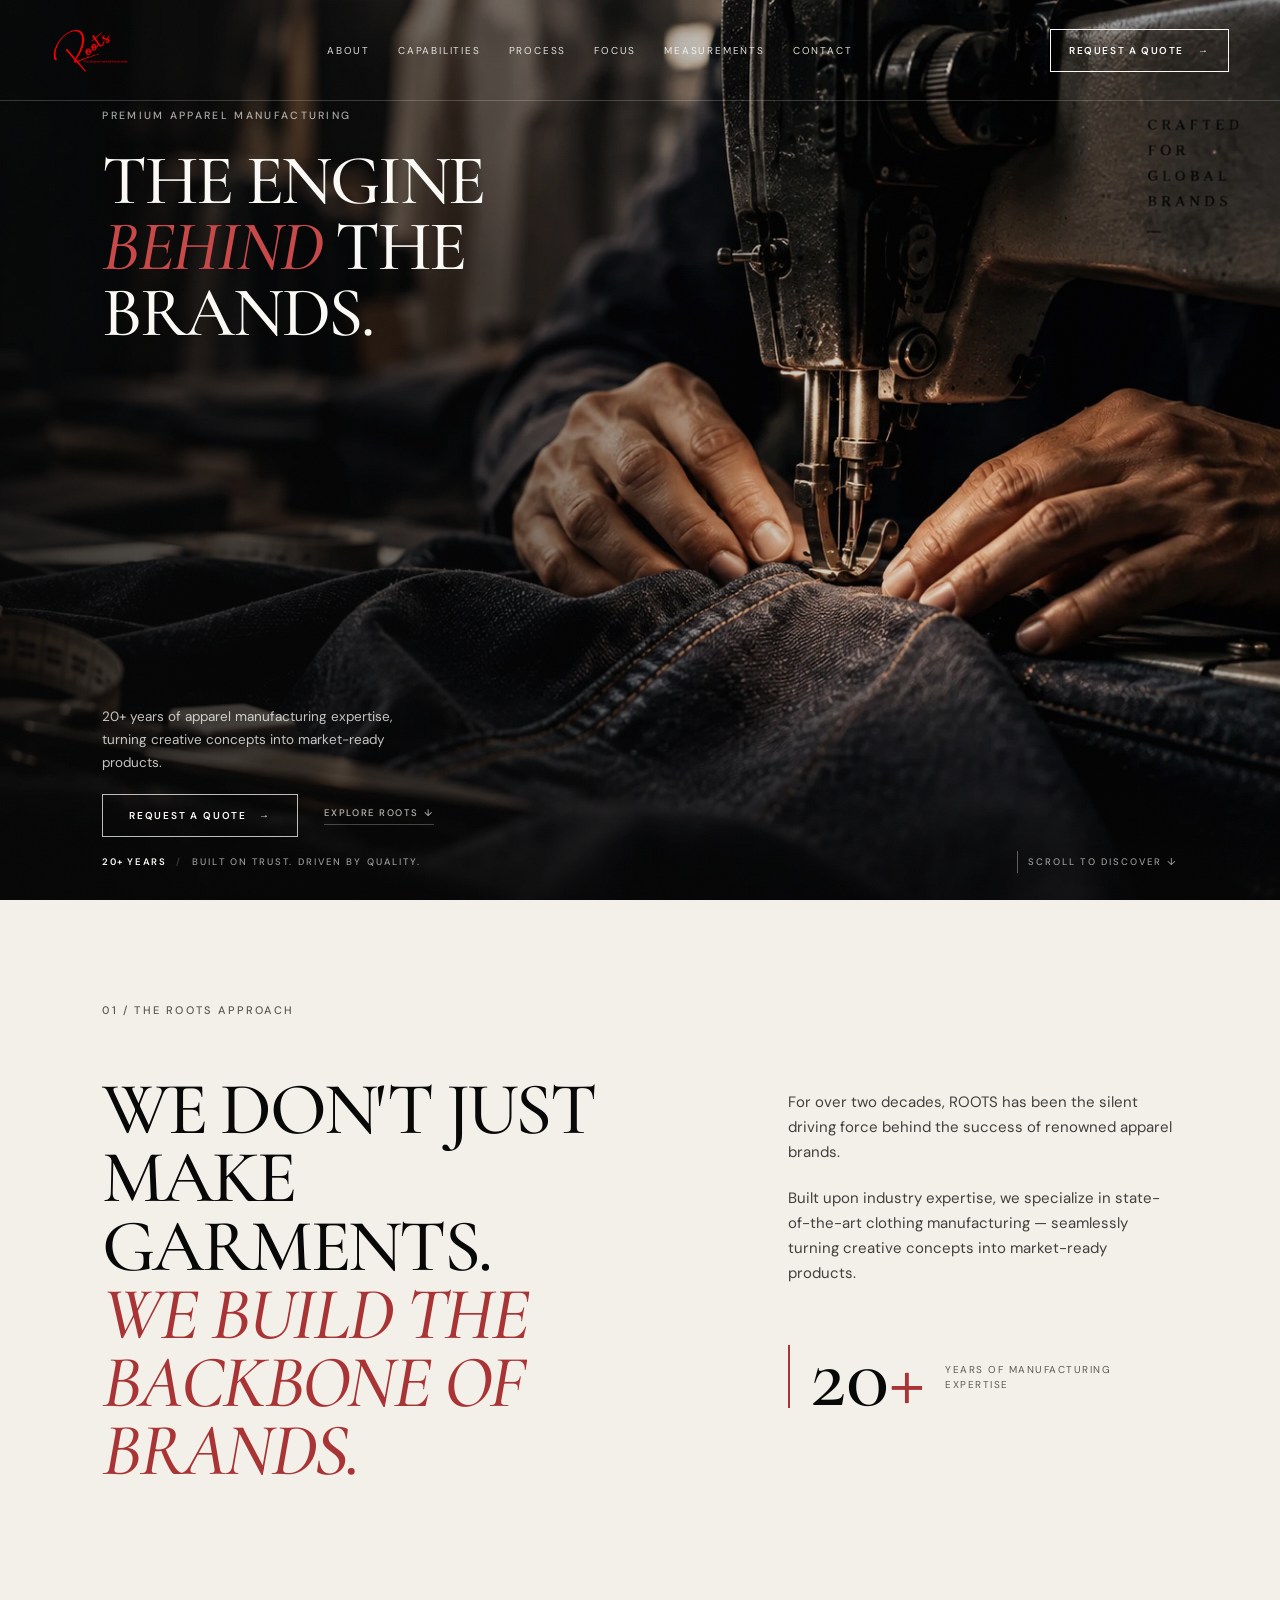
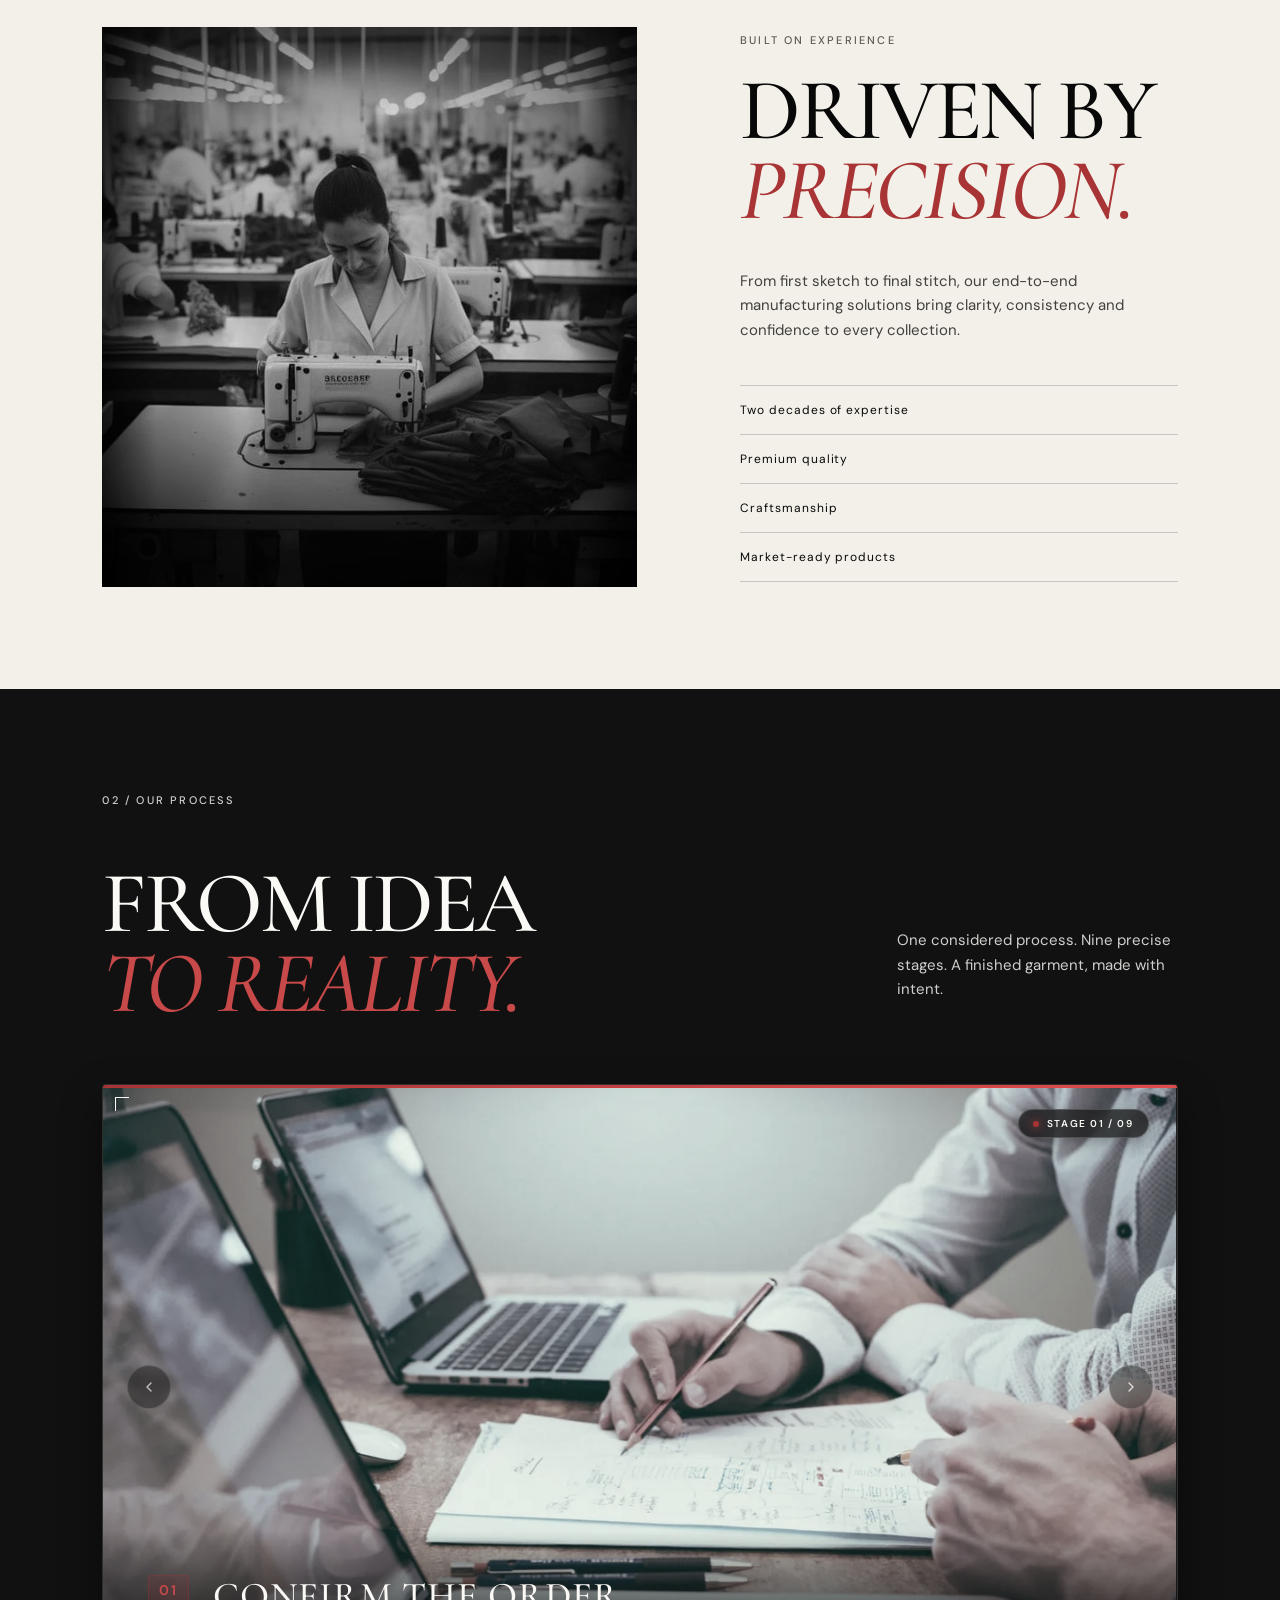
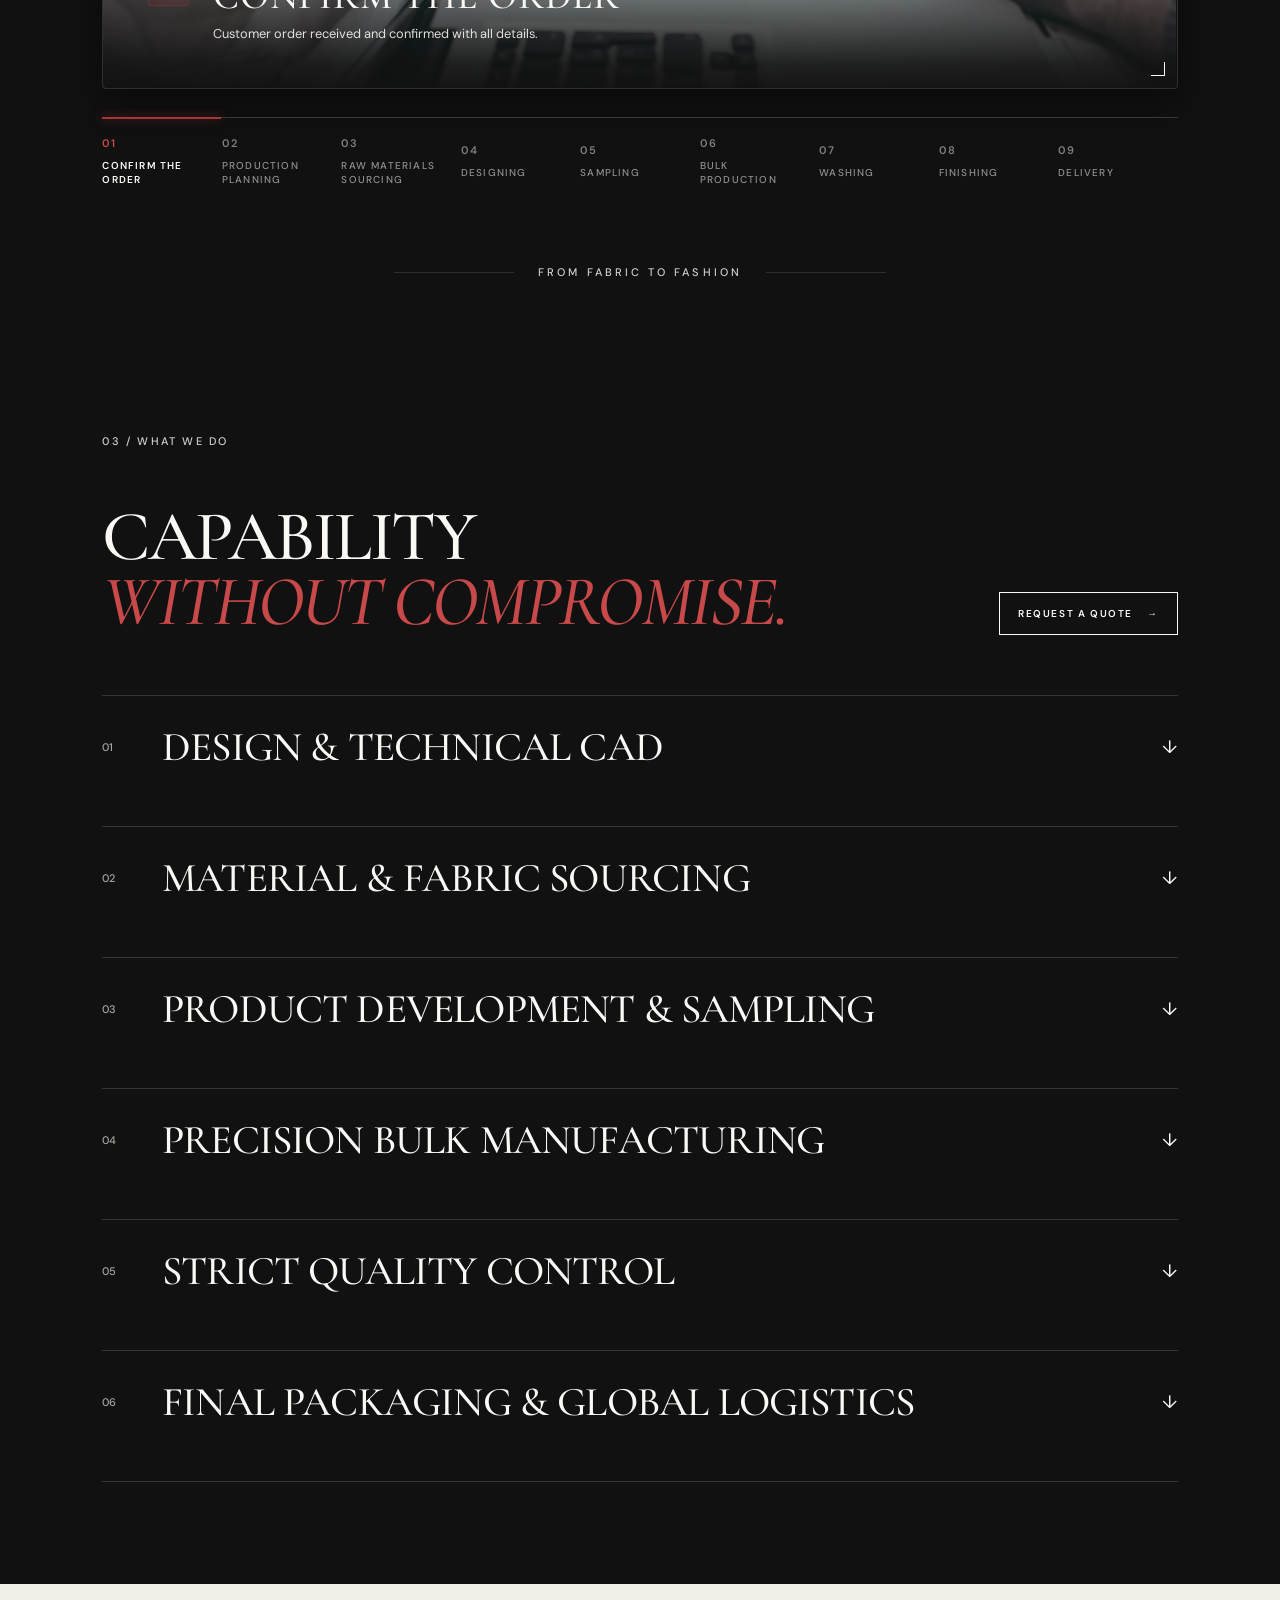
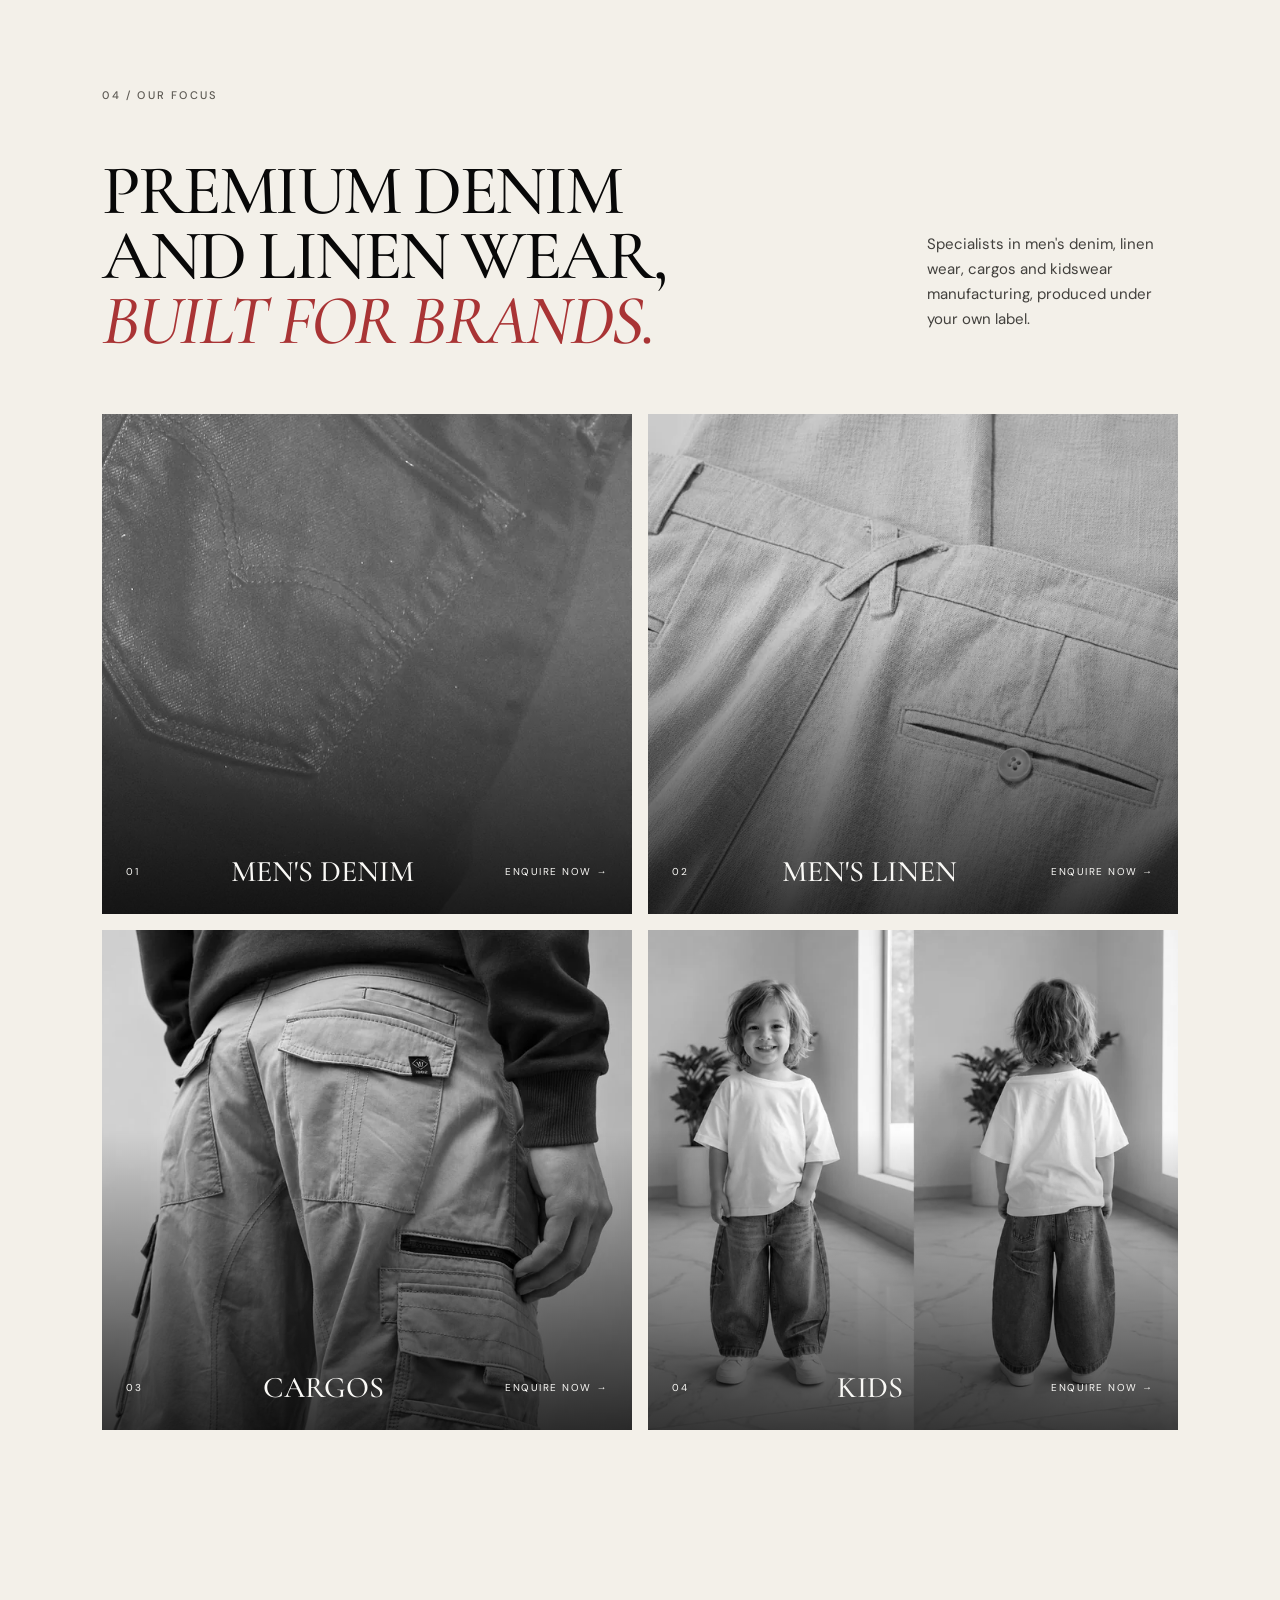
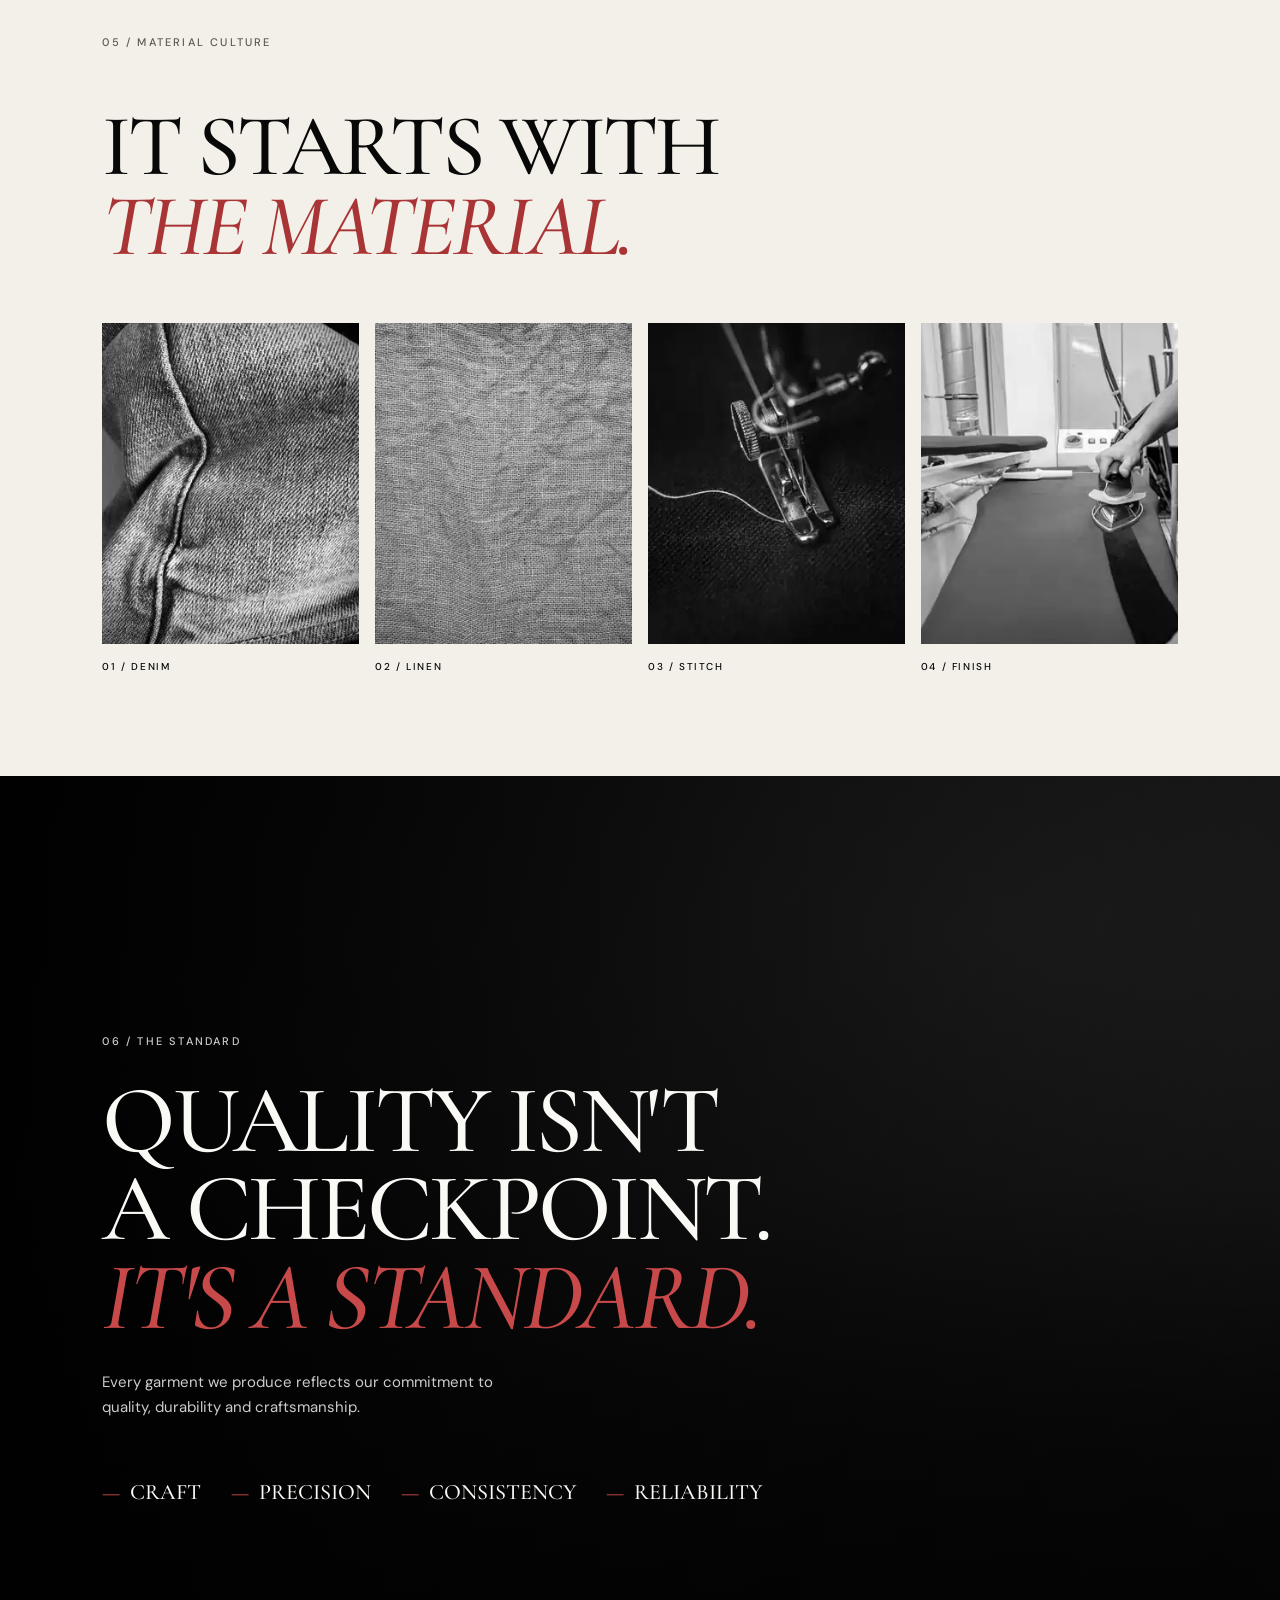
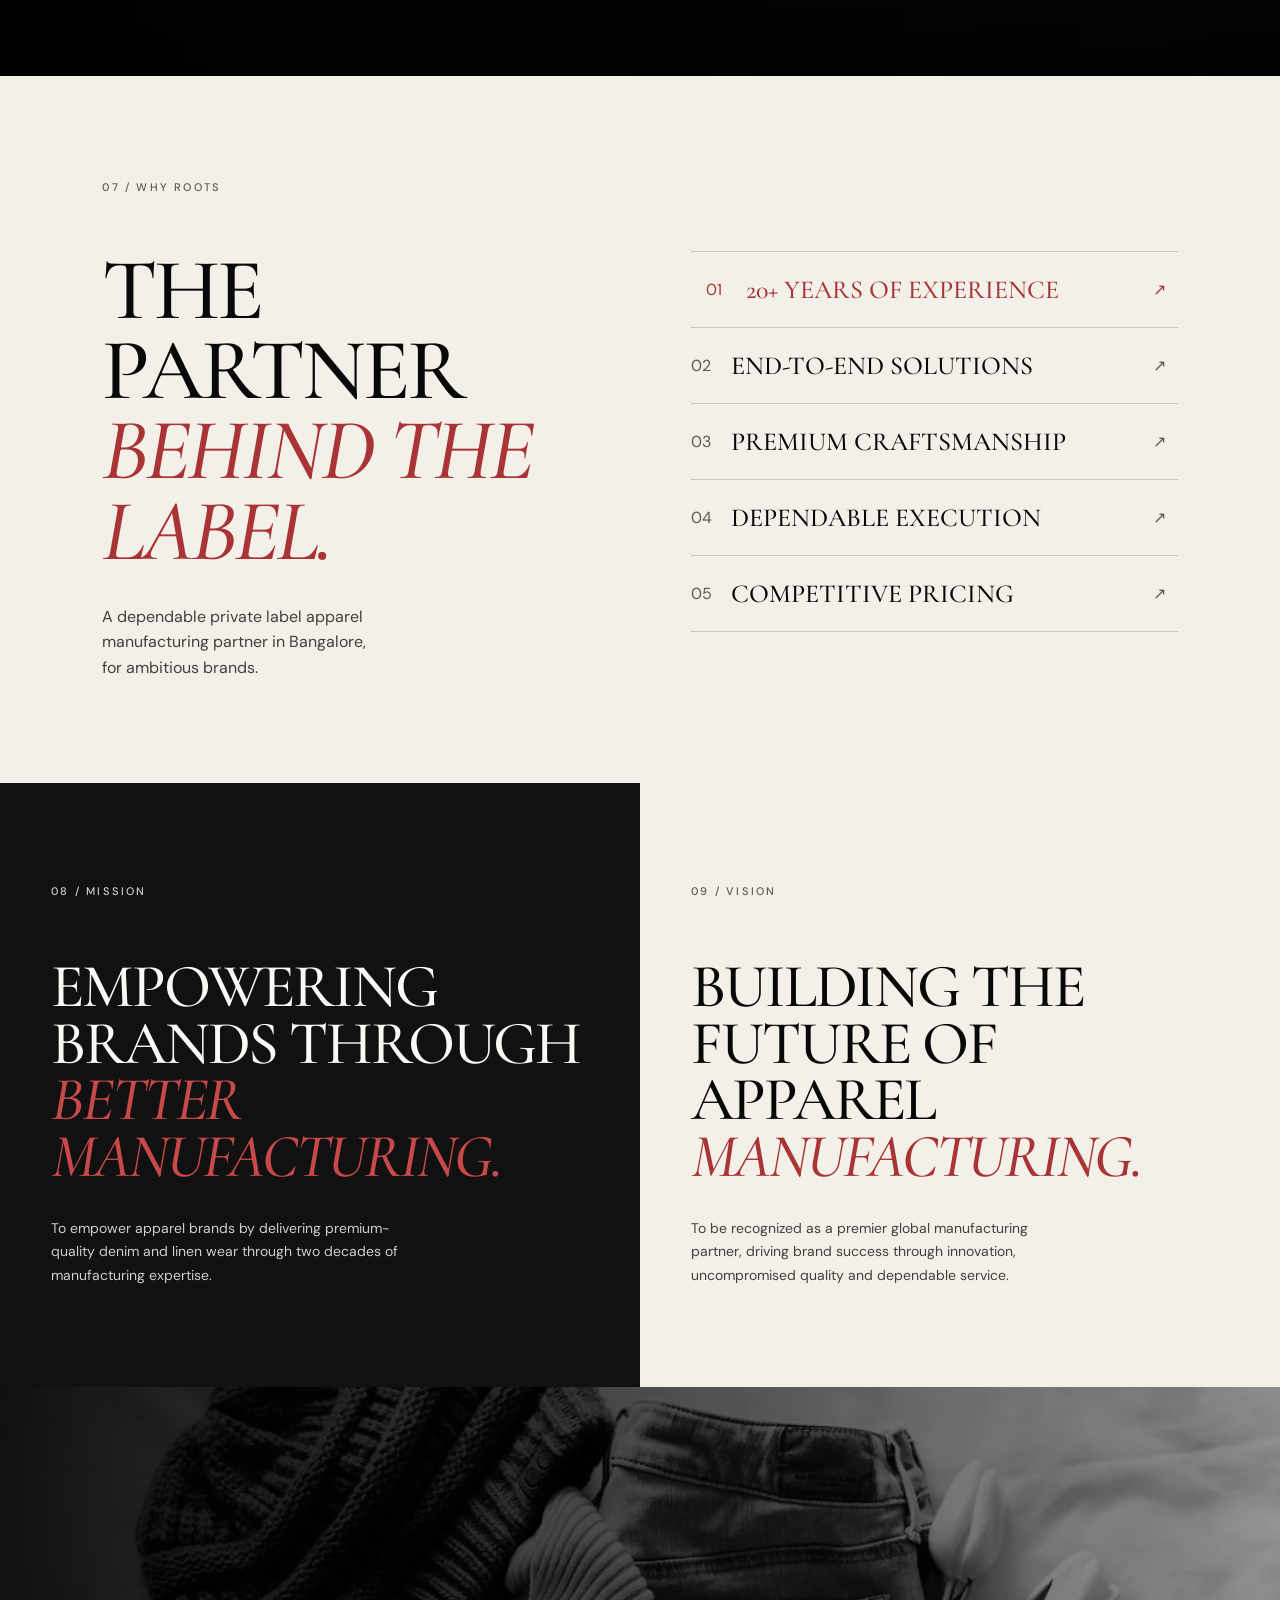
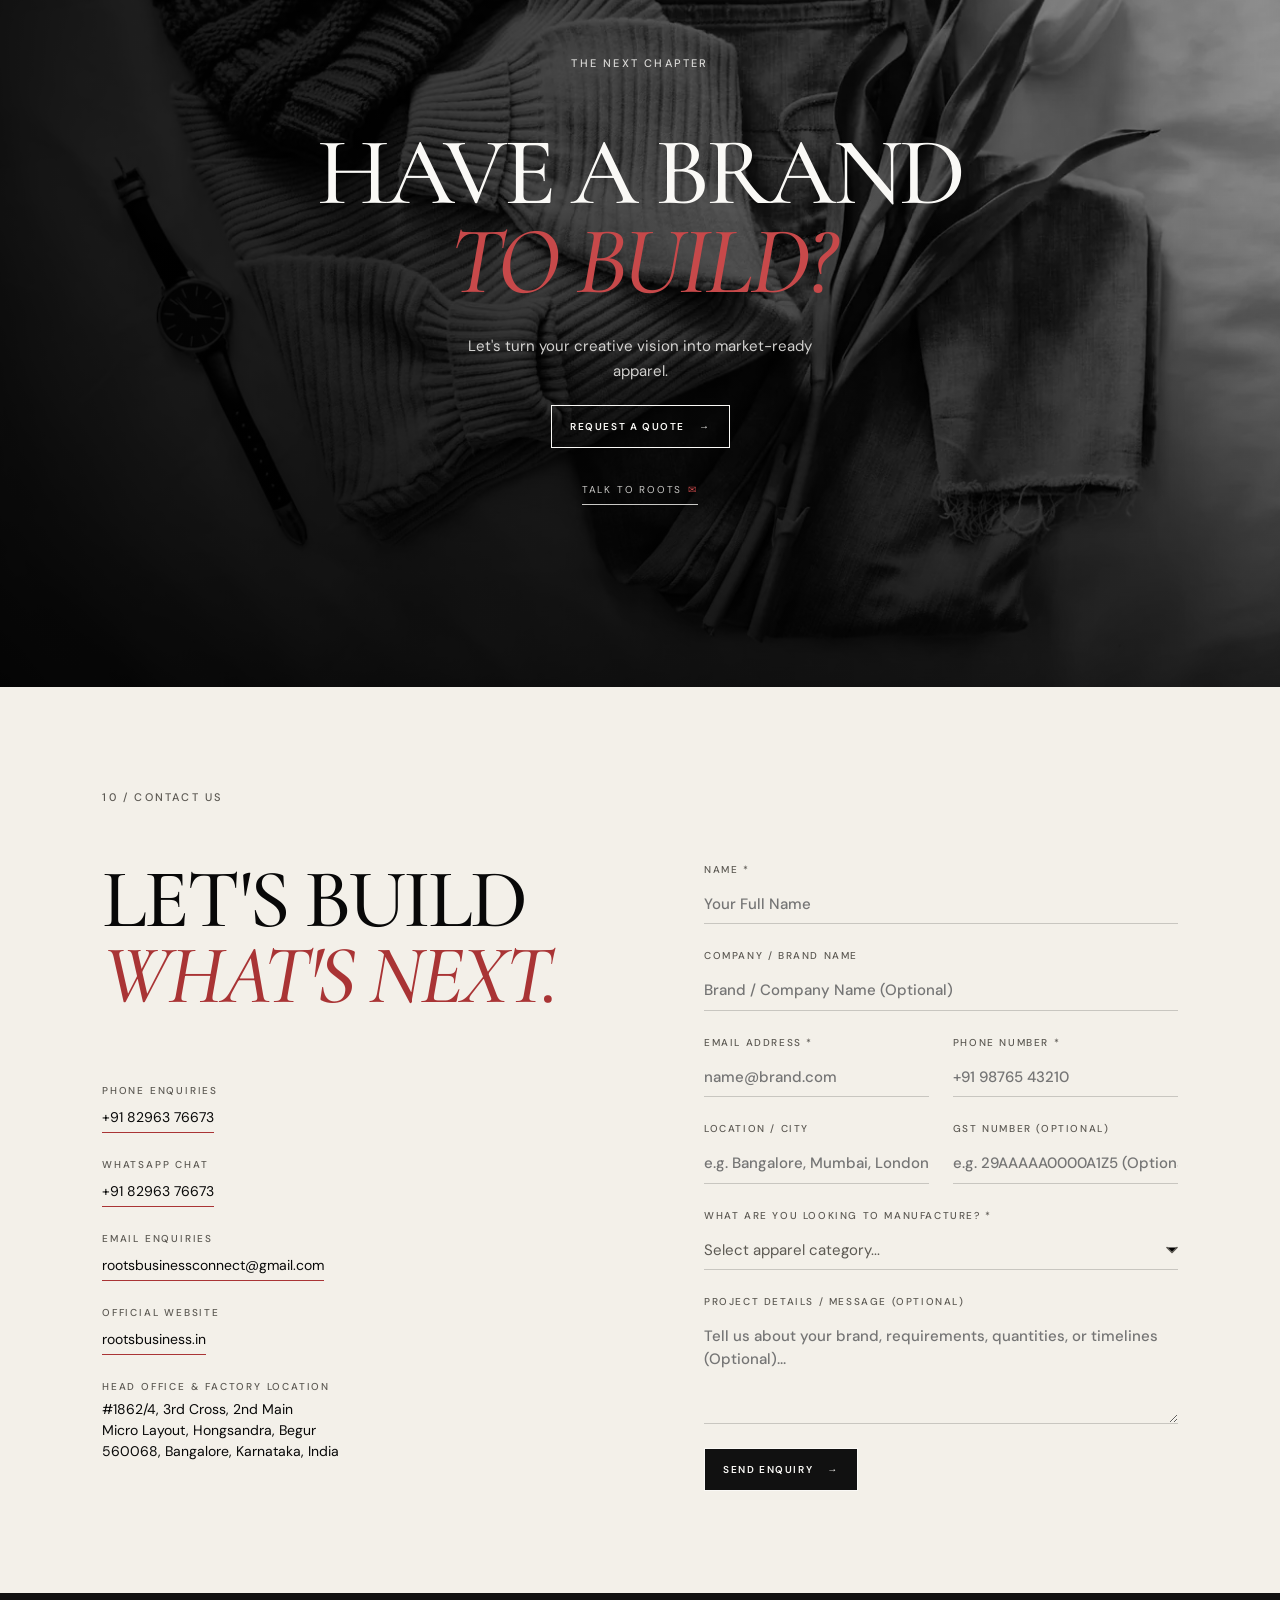
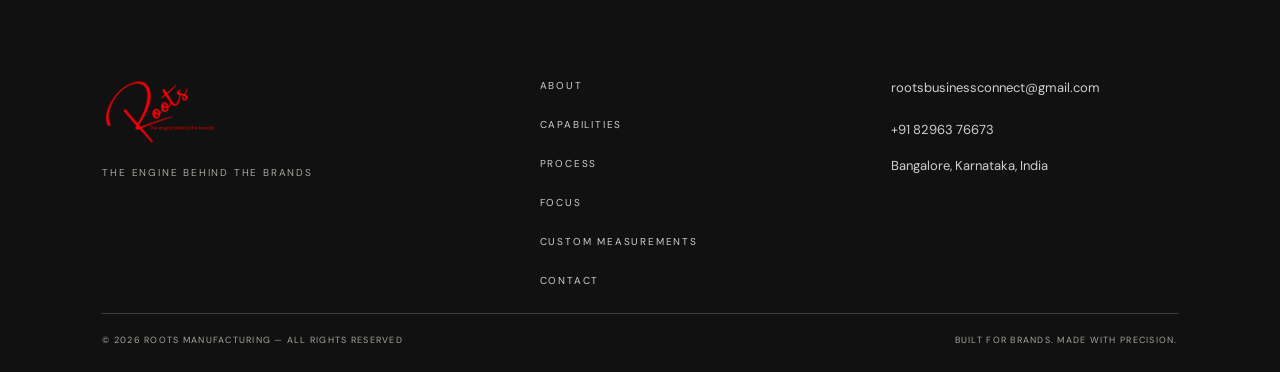
<file: index.html>
<!DOCTYPE html>
<html lang="en">

<head>
  <meta charset="UTF-8">
  <meta name="viewport" content="width=device-width, initial-scale=1.0">

  <!-- Primary SEO Meta Tags -->
  <title>ROOTS | Premium Apparel & Denim Manufacturing | Bangalore, India</title>
  <meta name="title" content="ROOTS | Premium Apparel & Denim Manufacturing | Bangalore, India">
  <meta name="description"
    content="Premium apparel manufacturing partner in Bangalore, India. Menswear, kidswear, cargos, denim and linen — from design and sourcing to final production.">
  <meta name="author" content="ROOTS Manufacturing">
  <meta name="robots" content="index, follow, max-image-preview:large, max-snippet:-1, max-video-preview:-1">
  <link rel="canonical" href="https://www.rootsbusiness.in/">
  <meta name="google-site-verification" content="googled9f6dc9582a077f4">

  <!-- Geo Meta Tags for Local SEO (Bangalore, India) -->
  <meta name="geo.region" content="IN-KA">
  <meta name="geo.placename" content="Bangalore">
  <meta name="geo.position" content="12.8906;77.6271">
  <meta name="ICBM" content="12.8906, 77.6271">

  <!-- Open Graph / Facebook -->
  <meta property="og:type" content="website">
  <meta property="og:url" content="https://www.rootsbusiness.in/">
  <meta property="og:site_name" content="ROOTS Manufacturing">
  <meta property="og:title" content="ROOTS | Premium Apparel & Denim Manufacturing | Bangalore, India">
  <meta property="og:description"
    content="ROOTS is a premium apparel manufacturing partner based in Bangalore, India, specializing in menswear, kidswear, cargos, denim and linen, providing end-to-end solutions from design and sourcing to final production.">
  <meta property="og:image" content="https://www.rootsbusiness.in/assets/images/hero/roots-hero-craftsmanship.webp">
  <meta property="og:image:width" content="1672">
  <meta property="og:image:height" content="941">
  <meta property="og:image:alt" content="Raw indigo denim being stitched on an industrial sewing machine">
  <meta property="og:locale" content="en_IN">

  <!-- Twitter / X -->
  <meta property="twitter:card" content="summary_large_image">
  <meta property="twitter:url" content="https://www.rootsbusiness.in/">
  <meta property="twitter:title" content="ROOTS | Premium Apparel & Denim Manufacturing">
  <meta property="twitter:description"
    content="Premier apparel and denim manufacturing partner in Bangalore, India. Turning creative visions into market-ready collections.">
  <meta property="twitter:image" content="https://www.rootsbusiness.in/assets/images/hero/roots-hero-craftsmanship.webp">
  <meta property="twitter:image:alt" content="Raw indigo denim being stitched on an industrial sewing machine">

  <!-- Theme Color for Mobile Browser Chrome -->
  <meta name="theme-color" content="#111111">
  <meta name="theme-color" content="#111111" media="(prefers-color-scheme: dark)">
  <meta name="theme-color" content="#f3f0e9" media="(prefers-color-scheme: light)">

  <!-- Favicons -->
  <link rel="icon" href="favicon.ico" sizes="16x16 32x32 48x48">
  <link rel="icon" href="favicon-32.png" type="image/png" sizes="32x32">
  <link rel="apple-touch-icon" href="apple-touch-icon.png">
  <link rel="manifest" href="site.webmanifest">
  <!-- The loader mark is the first thing painted, so it is fetched ahead of
       the stylesheet. 31KB indexed PNG. -->
  <link rel="preload" as="image" href="assets/images/brand/roots-logo-mark.png" fetchpriority="high">

  <!-- Preload the hero image that this viewport will actually use. Without the
       media conditions phones downloaded the 99KB desktop file as well as the
       34KB mobile file the stylesheet then requested. Breakpoints match the
       .hero-bg rules in css/style.css. -->
  <link rel="preload" as="image" href="assets/images/hero/roots-hero-craftsmanship.webp" type="image/webp"
    fetchpriority="high" media="(min-width: 801px)">
  <link rel="preload" as="image" href="assets/images/hero/roots-hero-craftsmanship-mobile.webp" type="image/webp"
    fetchpriority="high" media="(max-width: 800px)">

  <!-- The two faces painted above the fold on every page. Declared inside
       style.css via @font-face, so without these they are not discovered until
       the stylesheet has been fetched and parsed. -->
  <link rel="preload" as="font" type="font/woff2" crossorigin
    href="assets/fonts/cormorant-garamond-500-latin.woff2">
  <link rel="preload" as="font" type="font/woff2" crossorigin
    href="assets/fonts/dm-sans-variable-latin.woff2">

  <!-- Core Stylesheet -->
  <link rel="stylesheet" href="css/style.css">
  <!-- Without JavaScript the page must still read as a finished document, not a
       broken one. Each rule below undoes a collapse that only main.js can open,
       or removes a control that can no longer do anything.

       The capability rules previously targeted `.capability-panel[hidden]`, an
       attribute no panel in this document carries. The panels are collapsed by
       `grid-template-rows: 0fr` + `visibility: hidden` (style.css section 11)
       and their inner block by `opacity: 0`, so the old selector matched
       nothing and all six descriptions stayed unreadable. -->
  <noscript>
    <style>
      .roots-loader-overlay { display: none !important; }

      /* Capability accordion: open and keep open. */
      .capability-panel {
        grid-template-rows: 1fr !important;
        visibility: visible !important;
        transition: none !important;
      }
      .capability-panel-inner {
        opacity: 1 !important;
        transform: none !important;
        transition: none !important;
      }
      .capability-trigger { cursor: default; }
      .capability-trigger .row-arrow { display: none; }

      /* Process: only stage 01 is in the served HTML, so the other eight tabs
         cannot change anything. Show them as unavailable rather than broken. */
      .timeline button:not(.active) { opacity: 0.4; pointer-events: none; }

      /* The drawer cannot be opened, and the header nav it replaces is hidden
         on phones — so remove the dead control rather than offer it. */
      .mobile-menu-toggle { display: none !important; }

      /* The enquiry form cannot be validated or handed to a mail client, and
         submitting it would reload the page and discard everything typed. */
      .contact form button[type="submit"] { display: none !important; }
      .contact form::after {
        content: "This form needs JavaScript. Please email rootsbusinessconnect@gmail.com or call +91 82963 76673 and we will reply the same working day.";
        display: block;
        margin-top: 20px;
        padding: 16px 18px;
        border: 1px solid var(--roots-line);
        font-size: 14px;
        line-height: 1.6;
        color: var(--roots-text-muted);
      }
    </style>
  </noscript>

  <!-- Schema.org JSON-LD Structured Data for Rich Snippets -->
  <script type="application/ld+json">
  {
    "@context": "https://schema.org",
    "@graph": [
      {
        "@type": ["Organization", "LocalBusiness"],
        "@id": "https://www.rootsbusiness.in/#organization",
        "name": "ROOTS Manufacturing",
        "alternateName": "ROOTS Apparel",
        "legalName": "ROOTS Business Connect",
        "url": "https://www.rootsbusiness.in/",
        "logo": "https://www.rootsbusiness.in/assets/images/brand/roots-logo.png",
        "image": "https://www.rootsbusiness.in/assets/images/hero/roots-hero-craftsmanship.webp",
        "description": "ROOTS is a premium apparel manufacturing partner based in Bangalore, India, specializing in menswear, kidswear, cargos, denim and linen, providing end-to-end solutions from design and sourcing to final production.",
        "telephone": "+918296376673",
        "email": "rootsbusinessconnect@gmail.com",
        "address": {
          "@type": "PostalAddress",
          "streetAddress": "#1862/4, 3rd Cross, 2nd Main, Micro Layout, Hongsandra, Begur",
          "addressLocality": "Bangalore",
          "addressRegion": "Karnataka",
          "postalCode": "560068",
          "addressCountry": "IN"
        },
        "geo": {
          "@type": "GeoCoordinates",
          "latitude": 12.8906,
          "longitude": 77.6271
        },
        "areaServed": ["India", "Global"],
        "hasOfferCatalog": {
          "@type": "OfferCatalog",
          "name": "Apparel Manufacturing Services",
          "itemListElement": [
            {
              "@type": "Offer",
              "itemOffered": {
                "@type": "Service",
                "name": "Men's Denim Manufacturing",
                "description": "Custom denim apparel development, washing, stitching, and finishing."
              }
            },
            {
              "@type": "Offer",
              "itemOffered": {
                "@type": "Service",
                "name": "Men's Linen Wear Production",
                "description": "Premium linen garment sourcing, sampling, tailoring, and manufacturing."
              }
            },
            {
              "@type": "Offer",
              "itemOffered": {
                "@type": "Service",
                "name": "Cargo & Utilitarian Apparel Manufacturing",
                "description": "Custom cargo trousers, multi-pocket utility pants, and durable garment production."
              }
            },
            {
              "@type": "Offer",
              "itemOffered": {
                "@type": "Service",
                "name": "Kidswear & Boyswear Manufacturing",
                "description": "Children's and boys' apparel development, sampling and bulk production."
              }
            },
            {
              "@type": "Offer",
              "itemOffered": {
                "@type": "Service",
                "name": "Private Label Apparel Manufacturing",
                "description": "Production under the client's own brand and labelling, for apparel businesses that design but do not manufacture."
              }
            },
            {
              "@type": "Offer",
              "itemOffered": {
                "@type": "Service",
                "name": "End-to-End Apparel Production",
                "description": "Design translation, fabric sourcing, pattern making, quality control, and export packaging."
              }
            }
          ]
        }
      },
      {
        "@type": "WebSite",
        "@id": "https://www.rootsbusiness.in/#website",
        "url": "https://www.rootsbusiness.in/",
        "name": "ROOTS — The Engine Behind the Brands",
        "publisher": {
          "@id": "https://www.rootsbusiness.in/#organization"
        },
        "inLanguage": "en-IN"
      }
    ]
  }
  </script>
</head>

<body>
  <!-- ============================================================
       BRAND TITLE CARD — the ROOTS mark revealed by a single sweep
       along its own writing direction, then a rule and the place line.

       The whole sequence (reveal, hold and clear) runs in CSS with
       animation-fill-mode: both, so the overlay always releases the page
       even if this document's JavaScript never executes. main.js only
       removes the finished node.

       The artwork is assets/images/brand/roots-logo-mark.png — the existing
       ROOTS logo master resampled and trimmed to its ink box. Nothing
       about the lettering, proportions or colour is altered.
       ============================================================ -->
  <div class="roots-loader-overlay" id="roots-loader" aria-hidden="true" role="presentation">
    <div class="roots-loader-stage">
      <div class="roots-mark-wrap">
        <img class="roots-mark" src="assets/images/brand/roots-logo-mark.png" alt="" width="1080" height="611"
          fetchpriority="high" decoding="sync">
        <!-- Ground-coloured curtain retreating along the signature's writing
             axis. A sweep can never expose a broken letterform, which a
             stroke mask traced over raster artwork inevitably does. -->
        <span class="roots-mark-wipe"></span>
      </div>
      <span class="roots-loader-rule"></span>
    </div>
  </div>

  <!-- Accessibility Skip to Main Content Link -->
  <a href="#main-content" class="sr-only">Skip to main content</a>

  <!-- Header & Navigation -->
  <header class="site-header" role="banner">
    <a href="#top" class="brand-mark" aria-label="ROOTS Manufacturing Homepage">
      <img src="assets/images/brand/roots-logo.png" alt="ROOTS — The Engine Behind The Brands Logo" width="480" height="320">
    </a>

    <nav aria-label="Primary Navigation">
      <a href="#about" title="About ROOTS">ABOUT</a>
      <a href="#capabilities" title="Manufacturing Capabilities">CAPABILITIES</a>
      <a href="#process" title="Our 9-Stage Manufacturing Workflow">PROCESS</a>
      <a href="#focus" title="Product Focus Categories">FOCUS</a>
      <a href="measurements.html" title="Custom Garment Measurements & Tech Specs">MEASUREMENTS</a>
      <a href="#contact" title="Get in touch to request a quote">CONTACT</a>
    </nav>

    <a class="nav-cta" href="#contact" title="Request an apparel manufacturing quote">
      REQUEST A QUOTE <span aria-hidden="true">→</span>
    </a>

    <!-- Mobile Menu Toggle Button -->
    <button class="mobile-menu-toggle" aria-label="Toggle navigation menu" aria-expanded="false"
      aria-controls="mobile-drawer">
      <span></span>
      <span></span>
      <span></span>
    </button>
  </header>

  <!-- Mobile Navigation Drawer -->
  <div class="mobile-nav-drawer" id="mobile-drawer" role="dialog" aria-modal="true" aria-label="Mobile Navigation"
    aria-hidden="true">
    <nav>
      <a href="#about">ABOUT</a>
      <a href="#capabilities">CAPABILITIES</a>
      <a href="#process">PROCESS</a>
      <a href="#focus">FOCUS</a>
      <a href="measurements.html">MEASUREMENTS</a>
      <a href="#contact">CONTACT</a>
    </nav>
    <div class="mobile-nav-footer">
      <a class="button button-light" href="#contact">REQUEST A QUOTE <span aria-hidden="true">→</span></a>
      <a class="talk" href="mailto:rootsbusinessconnect@gmail.com">rootsbusinessconnect@gmail.com</a>
    </div>
  </div>

  <!-- Main Content Landmark -->
  <main id="main-content" role="main">
    <!-- ============================================================
         HERO SECTION
         TEMPORARY HERO IMAGE — REPLACE WITH ROOTS-OWNED PHOTOGRAPHY
         ============================================================ -->
    <section class="hero" id="top" aria-label="ROOTS Apparel Manufacturing Introduction">

      <!-- Background image (absolutely positioned, fills hero) -->
      <div class="hero-bg" aria-hidden="true"></div>

      <!-- Layered gradient overlays for cinematic depth -->
      <div class="hero-fg" aria-hidden="true"></div>

      <!-- Content wrapper -->
      <div class="hero-wrap">

        <!-- TOP: eyebrow + headline -->
        <div class="hero-top">

          <!-- No aria-label here: ARIA 1.2 prohibits it on the paragraph role,
               and the visible text already reads correctly. -->
          <p class="h-eyebrow">
            <span>PREMIUM APPAREL MANUFACTURING</span>
          </p>

          <h1 class="h-headline">
            <!-- Lines are split for the staggered reveal only. They must all stay
                 readable: previously lines 1 and 3 were aria-hidden while line 2
                 was not, and a duplicate sr-only span followed, so the heading
                 was announced as "BEHIND THE THE ENGINE BEHIND THE BRANDS." -->
            <span class="h-line">THE ENGINE</span>
            <span class="h-line"><em>BEHIND</em> THE</span>
            <span class="h-line">BRANDS.</span>
          </h1>

        </div>

        <!-- BOTTOM: subtext + CTAs (anchored low) -->
        <div class="h-body">
          <p class="h-subtext">20+ years of apparel manufacturing expertise,
            turning creative concepts into market-ready products.</p>
          <div class="h-ctas">
            <a class="h-cta-primary" href="#contact" id="hero-cta-primary"
              title="Request an apparel manufacturing quote from ROOTS">
              REQUEST A QUOTE
              <span class="h-arrow" aria-hidden="true">→</span>
            </a>
            <a class="h-cta-secondary" href="#about" id="hero-cta-secondary"
              title="Explore ROOTS manufacturing story">
              EXPLORE ROOTS
              <span aria-hidden="true">↓</span>
            </a>
          </div>
        </div>

      </div>

      <!-- Absolute bottom metadata bar -->
      <div class="hero-meta" aria-hidden="true">
        <span class="h-meta-l">
          <strong class="h-stat-accent">20+ YEARS</strong>
          <span class="h-sep">/</span>
          <span>BUILT ON TRUST. DRIVEN BY QUALITY.</span>
        </span>
        <span class="h-meta-r">
          <span class="h-scroll-line"></span>
          <span>SCROLL TO DISCOVER <span class="h-scroll-arrow">↓</span></span>
        </span>
      </div>

    </section>

    <!-- 01: About Section -->
    <section class="intro section-ivory" id="about" aria-labelledby="about-heading">
      <div class="section-kicker">01 / THE ROOTS APPROACH</div>
      <div class="intro-grid">
        <h2 id="about-heading">WE DON'T JUST <br>MAKE GARMENTS. <br><em>WE BUILD THE <br>BACKBONE OF BRANDS.</em></h2>
        <div class="intro-copy">
          <p>For over two decades, ROOTS has been the silent driving force behind the success of renowned apparel
            brands.</p>
          <p>Built upon industry expertise, we specialize in state-of-the-art clothing manufacturing — seamlessly
            turning creative concepts into market-ready products.</p>
          <aside class="stat" aria-label="20 plus years of manufacturing expertise">
            <strong>20<span aria-hidden="true">+</span></strong>
            <div>YEARS OF MANUFACTURING<br>EXPERTISE</div>
          </aside>
        </div>
      </div>
    </section>

    <!-- Story Section -->
    <section class="story section-ivory" aria-labelledby="story-heading">
      <div class="story-image image-garment" role="img"
        aria-label="A machinist at an industrial sewing machine on a garment production floor"></div>
      <div class="story-copy">
        <p class="eyebrow">BUILT ON EXPERIENCE</p>
        <h2 id="story-heading">DRIVEN BY <br><em>PRECISION.</em></h2>
        <p>From first sketch to final stitch, our end-to-end manufacturing solutions bring clarity, consistency and
          confidence to every collection.</p>
        <div class="phrase-list">
          <span>Two decades of expertise</span>
          <span>Premium quality</span>
          <span>Craftsmanship</span>
          <span>Market-ready products</span>
        </div>
      </div>
    </section>

    <!-- 02: Process Section -->
    <section class="process section-black" id="process" aria-labelledby="process-heading">
      <div class="section-kicker light">02 / OUR PROCESS</div>
      <div class="process-head">
        <h2 id="process-heading">FROM IDEA <br><em>TO REALITY.</em></h2>
        <p>One considered process. Nine precise stages. A finished garment, made with intent.</p>
      </div>

      <!-- tabindex="0" because the panel holds no focusable control of its own.
           Without it, tabbing off the selected stage button skipped the stage
           copy entirely and landed in the next section. -->
      <figure class="process-visual" id="process-panel" role="tabpanel" aria-labelledby="tab-01" tabindex="0">
        <!-- Progress track across stage duration -->
        <div class="process-progress-track" aria-hidden="true">
          <div class="process-progress-fill" id="process-progress-fill"></div>
        </div>

        <!-- Live Technical Stage Badge -->
        <div class="process-badge" aria-hidden="true">
          <span class="process-badge-dot"></span>
          <span class="process-badge-text">STAGE <span id="process-badge-num">01</span> / 09</span>
        </div>

        <!-- Floating Stage Navigation Controls -->
        <button type="button" class="process-nav-btn process-nav-prev" id="process-prev" aria-label="Previous manufacturing stage">
          <svg viewBox="0 0 24 24" width="16" height="16" aria-hidden="true" focusable="false">
            <path d="M15 18l-6-6 6-6" fill="none" stroke="currentColor" stroke-width="2" stroke-linecap="round" stroke-linejoin="round"/>
          </svg>
        </button>
        <button type="button" class="process-nav-btn process-nav-next" id="process-next" aria-label="Next manufacturing stage">
          <svg viewBox="0 0 24 24" width="16" height="16" aria-hidden="true" focusable="false">
            <path d="M9 6l6 6-6 6" fill="none" stroke="currentColor" stroke-width="2" stroke-linecap="round" stroke-linejoin="round"/>
          </svg>
        </button>

        <div class="process-img-wrap">
          <img class="process-img is-active" src="assets/images/process/roots-process-01-order-1200.webp"
              srcset="assets/images/process/roots-process-01-order-600.webp 600w, assets/images/process/roots-process-01-order-1200.webp 1200w, assets/images/process/roots-process-01-order.webp 1600w"
              sizes="(max-width: 800px) 88vw, 84vw"
              width="1600" height="900"
            alt="Two people reviewing handwritten notes beside a laptop" loading="lazy" decoding="async">
          <img class="process-img is-incoming" src="assets/images/process/roots-process-01-order-1200.webp"
            aria-hidden="true" alt="" loading="lazy" decoding="async">
        </div>
        <figcaption class="process-caption">
          <span aria-hidden="true" class="process-stage-num">01</span>
          <div class="process-caption-body">
            <h3 class="process-title">CONFIRM THE ORDER</h3>
            <p class="process-desc">Customer order received and confirmed with all details.</p>
          </div>
        </figcaption>
      </figure>

      <div class="timeline" role="tablist" aria-label="Manufacturing process stages">
        <div class="timeline-slider-track" aria-hidden="true">
          <div class="timeline-slider-bar"></div>
        </div>
        <button role="tab" id="tab-01" aria-selected="true" aria-controls="process-panel"
          class="active"><span>01</span>CONFIRM THE ORDER</button>
        <button role="tab" id="tab-02" aria-selected="false"
          aria-controls="process-panel"><span>02</span>PRODUCTION PLANNING</button>
        <button role="tab" id="tab-03" aria-selected="false"
          aria-controls="process-panel"><span>03</span>RAW MATERIALS SOURCING</button>
        <button role="tab" id="tab-04" aria-selected="false"
          aria-controls="process-panel"><span>04</span>DESIGNING</button>
        <button role="tab" id="tab-05" aria-selected="false"
          aria-controls="process-panel"><span>05</span>SAMPLING</button>
        <button role="tab" id="tab-06" aria-selected="false"
          aria-controls="process-panel"><span>06</span>BULK PRODUCTION</button>
        <button role="tab" id="tab-07" aria-selected="false"
          aria-controls="process-panel"><span>07</span>WASHING</button>
        <button role="tab" id="tab-08" aria-selected="false"
          aria-controls="process-panel"><span>08</span>FINISHING</button>
        <button role="tab" id="tab-09" aria-selected="false"
          aria-controls="process-panel"><span>09</span>DELIVERY</button>
      </div>

      <div class="process-footer" aria-hidden="true">
        <span class="process-tagline">FROM FABRIC TO FASHION</span>
      </div>
    </section>

    <!-- 03: Capabilities -->
    <section class="capabilities section-black" id="capabilities" aria-labelledby="capabilities-heading">
      <div class="section-kicker light">03 / WHAT WE DO</div>
      <div class="capabilities-head">
        <h2 id="capabilities-heading">CAPABILITY <br><em>WITHOUT COMPROMISE.</em></h2>
        <a class="button button-outline" href="#contact" title="Request an apparel manufacturing quote">REQUEST A QUOTE
          <span aria-hidden="true">→</span></a>
      </div>

      <div class="capability-list" role="list">
        <div class="capability-item" role="listitem">
          <h3 class="cap-heading">
            <button class="capability-trigger" id="cap-btn-01" aria-expanded="false" aria-controls="cap-panel-01">
              <span class="cap-num">01</span>
              <span class="cap-title">DESIGN & TECHNICAL CAD</span>
              <span class="row-arrow" aria-hidden="true">↓</span>
            </button>
          </h3>
          <div class="capability-panel" id="cap-panel-01" role="region" aria-labelledby="cap-btn-01">
            <div class="capability-panel-inner">
              <p>Translating designer sketches and concepts into production-ready digital tech-packs, precise grade rules,
                and optimized marker nestings for material efficiency. If you already have figures, send them through the
                <a href="measurements.html">custom garment measurement guide</a>.</p>
            </div>
          </div>
        </div>

        <div class="capability-item" role="listitem">
          <h3 class="cap-heading">
            <button class="capability-trigger" id="cap-btn-02" aria-expanded="false" aria-controls="cap-panel-02">
              <span class="cap-num">02</span>
              <span class="cap-title">MATERIAL & FABRIC SOURCING</span>
              <span class="row-arrow" aria-hidden="true">↓</span>
            </button>
          </h3>
          <div class="capability-panel" id="cap-panel-02" role="region" aria-labelledby="cap-btn-02">
            <div class="capability-panel-inner">
              <p>Direct mill relationships for premium denim twills, pure linen weaves, sustainable blends, and bespoke
                hardware trims tailored to client specifications.</p>
            </div>
          </div>
        </div>

        <div class="capability-item" role="listitem">
          <h3 class="cap-heading">
            <button class="capability-trigger" id="cap-btn-03" aria-expanded="false" aria-controls="cap-panel-03">
              <span class="cap-num">03</span>
              <span class="cap-title">PRODUCT DEVELOPMENT & SAMPLING</span>
              <span class="row-arrow" aria-hidden="true">↓</span>
            </button>
          </h3>
          <div class="capability-panel" id="cap-panel-03" role="region" aria-labelledby="cap-btn-03">
            <div class="capability-panel-inner">
              <p>Rapid physical prototyping, fit block validation, specialized wash tests, and pre-production approval
                samples ensuring structural integrity.</p>
            </div>
          </div>
        </div>

        <div class="capability-item" role="listitem">
          <h3 class="cap-heading">
            <button class="capability-trigger" id="cap-btn-04" aria-expanded="false" aria-controls="cap-panel-04">
              <span class="cap-num">04</span>
              <span class="cap-title">PRECISION BULK MANUFACTURING</span>
              <span class="row-arrow" aria-hidden="true">↓</span>
            </button>
          </h3>
          <div class="capability-panel" id="cap-panel-04" role="region" aria-labelledby="cap-btn-04">
            <div class="capability-panel-inner">
              <p>Industrial garment production with automated cutting precision, reinforced stitching lines, and
                specialized processing tailored for denim, linen, and woven wear.</p>
            </div>
          </div>
        </div>

        <div class="capability-item" role="listitem">
          <h3 class="cap-heading">
            <button class="capability-trigger" id="cap-btn-05" aria-expanded="false" aria-controls="cap-panel-05">
              <span class="cap-num">05</span>
              <span class="cap-title">STRICT QUALITY CONTROL</span>
              <span class="row-arrow" aria-hidden="true">↓</span>
            </button>
          </h3>
          <div class="capability-panel" id="cap-panel-05" role="region" aria-labelledby="cap-btn-05">
            <div class="capability-panel-inner">
              <p>Multi-checkpoint inspection covering fabric defects, seam tensile strength, color fastness, dimensional
                tolerances, and final aesthetic review.</p>
            </div>
          </div>
        </div>

        <div class="capability-item" role="listitem">
          <h3 class="cap-heading">
            <button class="capability-trigger" id="cap-btn-06" aria-expanded="false" aria-controls="cap-panel-06">
              <span class="cap-num">06</span>
              <span class="cap-title">FINAL PACKAGING & GLOBAL LOGISTICS</span>
              <span class="row-arrow" aria-hidden="true">↓</span>
            </button>
          </h3>
          <div class="capability-panel" id="cap-panel-06" role="region" aria-labelledby="cap-btn-06">
            <div class="capability-panel-inner">
              <p>Custom brand hangtags, barcode application, protective polybagging, carton standardization, and
                export-ready logistics coordination.</p>
            </div>
          </div>
        </div>
      </div>
    </section>

    <!-- 04: Product Focus -->
    <section class="focus section-ivory" id="focus" aria-labelledby="focus-heading">
      <div class="section-kicker">04 / OUR FOCUS</div>
      <div class="focus-head">
        <h2 id="focus-heading">PREMIUM DENIM <br>AND LINEN WEAR, <br><em>BUILT FOR BRANDS.</em></h2>
        <p>Specialists in men's denim, linen wear, cargos and kidswear manufacturing, produced under
          your own label.</p>
      </div>

      <div class="focus-grid">
        <a class="focus-tile" href="#contact" title="Inquire about Men's Denim manufacturing">
          <img src="assets/images/focus/roots-focus-denim.webp"
            srcset="assets/images/focus/roots-focus-denim-400.webp 400w, assets/images/focus/roots-focus-denim-800.webp 800w, assets/images/focus/roots-focus-denim.webp 1200w"
            sizes="(max-width: 639px) 88vw, (max-width: 1080px) 44vw, 42vw"
            width="600" height="500"
            alt="Back pocket and topstitching detail on a pair of black denim jeans" loading="lazy" decoding="async">
          <div class="tile-overlay" aria-hidden="true"></div>
          <div class="tile-label">
            <span>01</span>
            <strong>MEN'S DENIM</strong>
            <span>ENQUIRE NOW <span aria-hidden="true">→</span></span>
          </div>
        </a>

        <a class="focus-tile" href="#contact" title="Inquire about Men's Linen wear production">
          <img src="assets/images/focus/roots-focus-linen.webp"
            srcset="assets/images/focus/roots-focus-linen-400.webp 400w, assets/images/focus/roots-focus-linen-800.webp 800w, assets/images/focus/roots-focus-linen.webp 1200w"
            sizes="(max-width: 639px) 88vw, (max-width: 1080px) 44vw, 42vw"
            width="600" height="500"
            alt="Detail of tailored linen trousers, waistband and welt pocket" loading="lazy"
            decoding="async">
          <div class="tile-overlay" aria-hidden="true"></div>
          <div class="tile-label">
            <span>02</span>
            <strong>MEN'S LINEN</strong>
            <span>ENQUIRE NOW <span aria-hidden="true">→</span></span>
          </div>
        </a>

        <a class="focus-tile" href="#contact" title="Inquire about Cargo pants and apparel manufacturing">
          <img src="assets/images/focus/roots-focus-cargos.webp"
            srcset="assets/images/focus/roots-focus-cargos-400.webp 400w, assets/images/focus/roots-focus-cargos-800.webp 800w, assets/images/focus/roots-focus-cargos.webp 1200w"
            sizes="(max-width: 639px) 88vw, (max-width: 1080px) 44vw, 42vw"
            width="600" height="500"
            alt="Cargo pants tailoring and manufacturing details" loading="lazy" decoding="async">
          <div class="tile-overlay" aria-hidden="true"></div>
          <div class="tile-label">
            <span>03</span>
            <strong>CARGOS</strong>
            <span>ENQUIRE NOW <span aria-hidden="true">→</span></span>
          </div>
        </a>

        <a class="focus-tile" href="#contact" title="Inquire about Kids apparel manufacturing">
          <img src="assets/images/focus/roots-focus-kids.webp"
            srcset="assets/images/focus/roots-focus-kids-400.webp 400w, assets/images/focus/roots-focus-kids-800.webp 800w, assets/images/focus/roots-focus-kids.webp 1200w"
            sizes="(max-width: 639px) 88vw, (max-width: 1080px) 44vw, 42vw"
            width="600" height="500"
            alt="Children apparel craftsmanship and knitwear styling" loading="lazy" decoding="async">
          <div class="tile-overlay" aria-hidden="true"></div>
          <div class="tile-label">
            <span>04</span>
            <strong>KIDS</strong>
            <span>ENQUIRE NOW <span aria-hidden="true">→</span></span>
          </div>
        </a>
      </div>
    </section>

    <!-- 05: Material Culture -->
    <section class="materials section-ivory" aria-labelledby="materials-heading">
      <div class="section-kicker">05 / MATERIAL CULTURE</div>
      <h2 id="materials-heading">IT STARTS WITH <br><em>THE MATERIAL.</em></h2>

      <!-- IMAGE REPLACEMENT REQUIRED — see assets/README.md.
           These four photographs are hotlinked stock and three of them do not
           depict their caption: 02/LINEN is a furnished interior, 03/STITCH shows
           finished shirts with no stitching visible, and 04/FINISH is ambiguous
           equipment. Alt text has been made truthful in the interim; the section
           only works with real ROOTS fabric and workmanship photography. -->
      <div class="material-strip">
        <figure class="material-item">
          <img src="assets/images/editorial/roots-material-denim.webp"
            srcset="assets/images/editorial/roots-material-denim-300.webp 300w, assets/images/editorial/roots-material-denim-600.webp 600w, assets/images/editorial/roots-material-denim.webp 800w"
            sizes="(max-width: 800px) min(70vw, 300px), 23vw"
            width="400" height="520"
            alt="Denim twill with a folded seam edge" loading="lazy" decoding="async">
          <figcaption>01 / DENIM</figcaption>
        </figure>

        <figure class="material-item">
          <img src="assets/images/editorial/roots-material-linen.webp"
            srcset="assets/images/editorial/roots-material-linen-300.webp 300w, assets/images/editorial/roots-material-linen-600.webp 600w, assets/images/editorial/roots-material-linen.webp 800w"
            sizes="(max-width: 800px) min(70vw, 300px), 23vw"
            width="400" height="520"
            alt="Close weave of a natural-fibre fabric" loading="lazy" decoding="async">
          <figcaption>02 / LINEN</figcaption>
        </figure>

        <figure class="material-item">
          <img src="assets/images/editorial/roots-material-stitch.webp"
            srcset="assets/images/editorial/roots-material-stitch-300.webp 300w, assets/images/editorial/roots-material-stitch-600.webp 600w, assets/images/editorial/roots-material-stitch.webp 800w"
            sizes="(max-width: 800px) min(70vw, 300px), 23vw"
            width="400" height="520"
            alt="A sewing machine needle and presser foot stitching dark fabric" loading="lazy" decoding="async">
          <figcaption>03 / STITCH</figcaption>
        </figure>

        <figure class="material-item">
          <img src="assets/images/editorial/roots-material-finish.webp"
            srcset="assets/images/editorial/roots-material-finish-300.webp 300w, assets/images/editorial/roots-material-finish-600.webp 600w, assets/images/editorial/roots-material-finish.webp 800w"
            sizes="(max-width: 800px) min(70vw, 300px), 23vw"
            width="400" height="520"
            alt="A garment being pressed on an industrial press" loading="lazy" decoding="async">
          <figcaption>04 / FINISH</figcaption>
        </figure>
      </div>
    </section>

    <!-- 06: Quality Standard

         IMAGE REPLACEMENT REQUIRED — PRODUCTION RISK, see assets/README.md.
         This background is hotlinked stock (css/style.css --img-quality) and it
         carries another company's branding: both shirts wear a legible "THE TIE
         BAR / TRIM FIT" neck label, reproduced at roughly a third of the frame
         on desktop. A contract manufacturer's own quality statement should not
         be illustrated with a competitor's retail product. It also does not
         depict stitching or inspection, so the label below has been corrected
         to describe what is actually shown until ROOTS photography replaces it.
         -->
    <section class="quality" aria-labelledby="quality-heading">
      <div class="quality-image" role="img"
        aria-label="A dark gradient panel; photography of the ROOTS inspection floor is pending"></div>
      <div class="quality-overlay" aria-hidden="true"></div>
      <div class="quality-content">
        <p class="eyebrow light">06 / THE STANDARD</p>
        <h2 id="quality-heading">QUALITY ISN'T <br>A CHECKPOINT. <br><em>IT'S A STANDARD.</em></h2>
        <p>Every garment we produce reflects our commitment to quality, durability and craftsmanship.</p>
        <div class="quality-words" aria-label="Core Quality Pillars">
          <span>CRAFT</span>
          <span>PRECISION</span>
          <span>CONSISTENCY</span>
          <span>RELIABILITY</span>
        </div>
      </div>
    </section>

    <!-- 07: Why ROOTS -->
    <section class="why section-ivory" aria-labelledby="why-heading">
      <div class="section-kicker">07 / WHY ROOTS</div>
      <div class="why-grid">
        <div>
          <h2 id="why-heading">THE PARTNER <br><em>BEHIND THE LABEL.</em></h2>
          <p class="why-intro">A dependable private label apparel manufacturing partner in Bangalore,
            for ambitious brands.</p>
        </div>

        <div class="benefit-list" role="list">
          <div role="listitem" class="benefit-item selected" tabindex="0">
            <span aria-hidden="true">01</span>
            <strong>20+ YEARS OF EXPERIENCE</strong>
            <span aria-hidden="true">↗</span>
          </div>
          <div role="listitem" class="benefit-item" tabindex="0">
            <span aria-hidden="true">02</span>
            <strong>END-TO-END SOLUTIONS</strong>
            <span aria-hidden="true">↗</span>
          </div>
          <div role="listitem" class="benefit-item" tabindex="0">
            <span aria-hidden="true">03</span>
            <strong>PREMIUM CRAFTSMANSHIP</strong>
            <span aria-hidden="true">↗</span>
          </div>
          <div role="listitem" class="benefit-item" tabindex="0">
            <span aria-hidden="true">04</span>
            <strong>DEPENDABLE EXECUTION</strong>
            <span aria-hidden="true">↗</span>
          </div>
          <div role="listitem" class="benefit-item" tabindex="0">
            <span aria-hidden="true">05</span>
            <strong>COMPETITIVE PRICING</strong>
            <span aria-hidden="true">↗</span>
          </div>
        </div>
      </div>
    </section>

    <!-- 08 & 09: Mission & Vision -->
    <section class="mission" aria-label="Company Mission and Vision">
      <article class="mission-half dark">
        <p class="eyebrow light">08 / MISSION</p>
        <h2>EMPOWERING <br>BRANDS THROUGH <br><em>BETTER MANUFACTURING.</em></h2>
        <p>To empower apparel brands by delivering premium-quality denim and linen wear through two decades of
          manufacturing expertise.</p>
      </article>

      <article class="mission-half ivory">
        <p class="eyebrow">09 / VISION</p>
        <h2>BUILDING THE <br>FUTURE OF APPAREL <br><em>MANUFACTURING.</em></h2>
        <p>To be recognized as a premier global manufacturing partner, driving brand success through innovation,
          uncompromised quality and dependable service.</p>
      </article>
    </section>

    <!-- Closing Call to Action

         IMAGE REPLACEMENT REQUIRED — see assets/README.md. Hotlinked stock
         (css/style.css --img-closing). It is a styled flat-lay of folded
         knitwear, jeans, a wristwatch and cut tulips — a lifestyle still life,
         not a manufacturing floor, which is what the label used to claim.
         -->
    <section class="closing" aria-labelledby="closing-heading">
      <div class="closing-image" role="img"
        aria-label="Folded knitwear and denim arranged with a watch and tulips"></div>
      <div class="closing-overlay" aria-hidden="true"></div>
      <div class="closing-content">
        <p class="eyebrow light">THE NEXT CHAPTER</p>
        <h2 id="closing-heading">HAVE A BRAND <br><em>TO BUILD?</em></h2>
        <p>Let's turn your creative vision into market-ready apparel.</p>
        <a class="button button-light" href="#contact" title="Request an apparel manufacturing quote">REQUEST A QUOTE
          <span aria-hidden="true">→</span></a>
        <a class="talk" href="mailto:rootsbusinessconnect@gmail.com" title="Email ROOTS Business team">TALK TO ROOTS
          <span aria-hidden="true">✉</span></a>
      </div>
    </section>

    <!-- 10: Contact Section -->
    <section class="contact section-ivory" id="contact" aria-labelledby="contact-heading">
      <div class="section-kicker">10 / CONTACT US</div>
      <div class="contact-grid">
        <div>
          <h2 id="contact-heading">LET'S BUILD <br><em>WHAT'S NEXT.</em></h2>

          <address class="contact-details">
            <p>
              <span>PHONE ENQUIRIES</span>
              <a href="tel:+918296376673" title="Call ROOTS office">+91 82963 76673</a>
            </p>
            <p>
              <span>WHATSAPP CHAT</span>
              <a href="https://wa.me/918296376673?text=Hello%20ROOTS%2C%20I%20would%20like%20to%20discuss%20an%20apparel%20manufacturing%20requirement.%20https%3A%2F%2Fwww.rootsbusiness.in%2F%23contact"
                target="_blank" rel="noopener noreferrer"
                title="Chat with ROOTS on WhatsApp">+91 82963 76673</a>
            </p>
            <p>
              <span>EMAIL ENQUIRIES</span>
              <a href="mailto:rootsbusinessconnect@gmail.com"
                title="Send email to ROOTS">rootsbusinessconnect@gmail.com</a>
            </p>
            <p>
              <span>OFFICIAL WEBSITE</span>
              <a href="https://www.rootsbusiness.in/" target="_blank" rel="noopener noreferrer"
                title="Visit ROOTS official website">rootsbusiness.in</a>
            </p>
            <p>
              <span>HEAD OFFICE & FACTORY LOCATION</span>
              #1862/4, 3rd Cross, 2nd Main<br>
              Micro Layout, Hongsandra, Begur<br>
              560068, Bangalore, Karnataka, India
            </p>
          </address>
        </div>

        <form aria-label="Manufacturing Inquiry Form" method="post" novalidate>
          <!-- Anti-spam Honeypot Field -->
          <div class="hp-field" aria-hidden="true">
            <label for="contact-hp">Leave this field blank</label>
            <input id="contact-hp" type="text" name="_hp_company" tabindex="-1" autocomplete="off">
          </div>

          <label for="contact-name">
            NAME *
            <input id="contact-name" required name="name" type="text" autocomplete="name" placeholder="Your Full Name">
          </label>

          <label for="contact-company">
            COMPANY / BRAND NAME
            <input id="contact-company" name="company" type="text" autocomplete="organization"
              placeholder="Brand / Company Name (Optional)">
          </label>

          <div class="form-row">
            <label for="contact-email">
              EMAIL ADDRESS *
              <input id="contact-email" required type="email" name="email" autocomplete="email"
                placeholder="name@brand.com">
            </label>

            <label for="contact-phone">
              PHONE NUMBER *
              <input id="contact-phone" required type="tel" name="phone" autocomplete="tel" placeholder="+91 98765 43210">
            </label>
          </div>

          <div class="form-row">
            <label for="contact-location">
              LOCATION / CITY
              <input id="contact-location" name="location" type="text" autocomplete="address-level2"
                placeholder="e.g. Bangalore, Mumbai, London, Dubai (Optional)">
            </label>

            <label for="contact-gst">
              GST NUMBER (OPTIONAL)
              <input id="contact-gst" name="gst" type="text"
                placeholder="e.g. 29AAAAA0000A1Z5 (Optional)">
            </label>
          </div>

          <div class="contact-field">
            <span class="contact-field-label" id="contact-manufacture-label">WHAT ARE YOU LOOKING TO MANUFACTURE? *</span>
            <div class="custom-select" id="custom-manufacture-wrap">
              <button type="button" class="custom-select-trigger" id="custom-manufacture-trigger"
                aria-haspopup="listbox" aria-expanded="false" aria-labelledby="contact-manufacture-label custom-manufacture-trigger">
                <span class="custom-select-value">Select apparel category...</span>
                <svg class="custom-select-arrow" viewBox="0 0 12 8" width="12" height="8" aria-hidden="true" focusable="false">
                  <path d="M1 1.5L6 6.5L11 1.5" stroke="currentColor" stroke-width="1.6" stroke-linecap="round" stroke-linejoin="round" />
                </svg>
              </button>

              <ul class="custom-select-options" role="listbox" id="custom-manufacture-options" tabindex="-1" aria-labelledby="contact-manufacture-label">
                <li class="custom-select-option is-placeholder is-selected" role="option" data-value="" aria-selected="true">
                  <div class="opt-text">
                    <span class="opt-label">Select apparel category...</span>
                  </div>
                  <span class="opt-check" aria-hidden="true">✓</span>
                </li>
                <li class="custom-select-option" role="option" data-value="Men's Denim & Jeans" aria-selected="false">
                  <span class="opt-badge">01</span>
                  <div class="opt-text">
                    <span class="opt-label">Men's Denim & Jeans</span>
                    <span class="opt-desc">Selvedge, stretch denim, custom washes & heavy twills</span>
                  </div>
                  <span class="opt-check" aria-hidden="true">✓</span>
                </li>
                <li class="custom-select-option" role="option" data-value="Linen Shirts & Trousers" aria-selected="false">
                  <span class="opt-badge">02</span>
                  <div class="opt-text">
                    <span class="opt-label">Linen Shirts & Trousers</span>
                    <span class="opt-desc">Pure European & Indian flax, lightweight summer tailoring</span>
                  </div>
                  <span class="opt-check" aria-hidden="true">✓</span>
                </li>
                <li class="custom-select-option" role="option" data-value="Cargo Pants & Utility Wear" aria-selected="false">
                  <span class="opt-badge">03</span>
                  <div class="opt-text">
                    <span class="opt-label">Cargo Pants & Utility Wear</span>
                    <span class="opt-desc">Ripstop, multi-pocket tactical, structured silhouettes</span>
                  </div>
                  <span class="opt-check" aria-hidden="true">✓</span>
                </li>
                <li class="custom-select-option" role="option" data-value="Kidswear & Children's Apparel" aria-selected="false">
                  <span class="opt-badge">04</span>
                  <div class="opt-text">
                    <span class="opt-label">Kidswear & Children's Apparel</span>
                    <span class="opt-desc">Skin-friendly organic cottons, durable playwear & denim</span>
                  </div>
                  <span class="opt-check" aria-hidden="true">✓</span>
                </li>
                <li class="custom-select-option" role="option" data-value="Shirts, T-Shirts & Polos" aria-selected="false">
                  <span class="opt-badge">05</span>
                  <div class="opt-text">
                    <span class="opt-label">Shirts, T-Shirts & Polos</span>
                    <span class="opt-desc">Pima cotton, heavy GSM tees, Oxford & poplin shirts</span>
                  </div>
                  <span class="opt-check" aria-hidden="true">✓</span>
                </li>
                <li class="custom-select-option" role="option" data-value="Full Collection / Multiple Categories" aria-selected="false">
                  <span class="opt-badge">06</span>
                  <div class="opt-text">
                    <span class="opt-label">Full Collection / Multiple Categories</span>
                    <span class="opt-desc">End-to-end multi-category seasonal range development</span>
                  </div>
                  <span class="opt-check" aria-hidden="true">✓</span>
                </li>
                <li class="custom-select-option" role="option" data-value="Custom Development / Other" aria-selected="false">
                  <span class="opt-badge">07</span>
                  <div class="opt-text">
                    <span class="opt-label">Custom Development / Other</span>
                    <span class="opt-desc">Specialty fabrics, custom dyeing, tech packs & bespoke cut-and-sew</span>
                  </div>
                  <span class="opt-check" aria-hidden="true">✓</span>
                </li>
              </ul>

              <!-- Native select remains in DOM for FormData / Google Sheets submission -->
              <select id="contact-manufacture" name="manufacture" required tabindex="-1" aria-hidden="true" class="sr-only-select">
                <option value="" selected>Select apparel category...</option>
                <option value="Men's Denim & Jeans">Men's Denim & Jeans</option>
                <option value="Linen Shirts & Trousers">Linen Shirts & Trousers</option>
                <option value="Cargo Pants & Utility Wear">Cargo Pants & Utility Wear</option>
                <option value="Kidswear & Children's Apparel">Kidswear & Children's Apparel</option>
                <option value="Shirts, T-Shirts & Polos">Shirts, T-Shirts & Polos</option>
                <option value="Full Collection / Multiple Categories">Full Collection / Multiple Categories</option>
                <option value="Custom Development / Other">Custom Development / Other</option>
              </select>
            </div>
          </div>

          <label for="contact-message">
            PROJECT DETAILS / MESSAGE (OPTIONAL)
            <textarea id="contact-message" name="message" rows="4"
              placeholder="Tell us about your brand, requirements, quantities, or timelines (Optional)..."></textarea>
          </label>

          <button class="button button-dark" type="submit">SEND ENQUIRY <span aria-hidden="true">→</span></button>
        </form>
      </div>
    </section>
  </main>

  <!-- Footer -->
  <footer class="footer" role="contentinfo">
    <div class="footer-top">
      <div class="footer-brand">
        <img src="assets/images/brand/roots-logo.png" alt="ROOTS Apparel Logo" width="480" height="320">
        <p>THE ENGINE BEHIND THE BRANDS</p>
      </div>

      <nav aria-label="Footer Navigation">
        <a href="#about">ABOUT</a>
        <a href="#capabilities">CAPABILITIES</a>
        <a href="#process">PROCESS</a>
        <a href="#focus">FOCUS</a>
        <a href="measurements.html">CUSTOM MEASUREMENTS</a>
        <a href="#contact">CONTACT</a>
      </nav>

      <address class="footer-contact">
        <a href="mailto:rootsbusinessconnect@gmail.com">rootsbusinessconnect@gmail.com</a>
        <a href="tel:+918296376673">+91 82963 76673</a>
        <span>Bangalore, Karnataka, India</span>
      </address>
    </div>

    <div class="footer-bottom">
      <span>&copy; 2026 ROOTS MANUFACTURING — ALL RIGHTS RESERVED</span>
      <span>BUILT FOR BRANDS. MADE WITH PRECISION.</span>
    </div>
  </footer>


  <!-- Floating WhatsApp contact. A plain anchor: no widget script, no JS to
       open it, and deliberately quieter than the START A PARTNERSHIP CTA. -->
  <a class="wa-float"
    href="https://wa.me/918296376673?text=Hello%20ROOTS%2C%20I%20would%20like%20to%20discuss%20an%20apparel%20manufacturing%20requirement.%20https%3A%2F%2Fwww.rootsbusiness.in%2F%23contact"
    target="_blank" rel="noopener noreferrer"
    aria-label="Chat with ROOTS on WhatsApp">
    <svg class="wa-float-icon" viewBox="0 0 24 24" aria-hidden="true" focusable="false">
      <path d="M17.472 14.382c-.297-.149-1.758-.867-2.03-.967-.273-.099-.471-.148-.67.15-.197.297-.767.966-.94 1.164-.173.199-.347.223-.644.075-.297-.15-1.255-.463-2.39-1.475-.883-.788-1.48-1.761-1.653-2.059-.173-.297-.018-.458.13-.606.134-.133.298-.347.446-.52.149-.174.198-.298.298-.497.099-.198.05-.371-.025-.52-.075-.149-.669-1.612-.916-2.207-.242-.579-.487-.5-.669-.51-.173-.008-.371-.01-.57-.01-.198 0-.52.074-.792.372-.272.297-1.04 1.016-1.04 2.479 0 1.462 1.065 2.875 1.213 3.074.149.198 2.096 3.2 5.077 4.487.709.306 1.262.489 1.693.625.712.227 1.36.195 1.871.118.571-.085 1.758-.719 2.006-1.413.248-.694.248-1.289.173-1.413-.074-.124-.272-.198-.57-.347m-5.421 7.403h-.004a9.87 9.87 0 01-5.031-1.378l-.361-.214-3.741.982.998-3.648-.235-.374a9.86 9.86 0 01-1.51-5.26c.001-5.45 4.436-9.884 9.888-9.884 2.64 0 5.122 1.03 6.988 2.898a9.825 9.825 0 012.893 6.994c-.003 5.45-4.437 9.884-9.885 9.884m8.413-18.297A11.815 11.815 0 0012.05 0C5.495 0 .16 5.335.157 11.892c0 2.096.547 4.142 1.588 5.945L.057 24l6.305-1.654a11.882 11.882 0 005.683 1.448h.005c6.554 0 11.89-5.335 11.893-11.893a11.821 11.821 0 00-3.48-8.413z" />
    </svg>
    <span class="wa-float-tip" aria-hidden="true">Chat on WhatsApp</span>
  </a>
  <!-- Vanilla JavaScript -->
  <script src="js/main.js" defer></script>
</body>

</html>
</file>
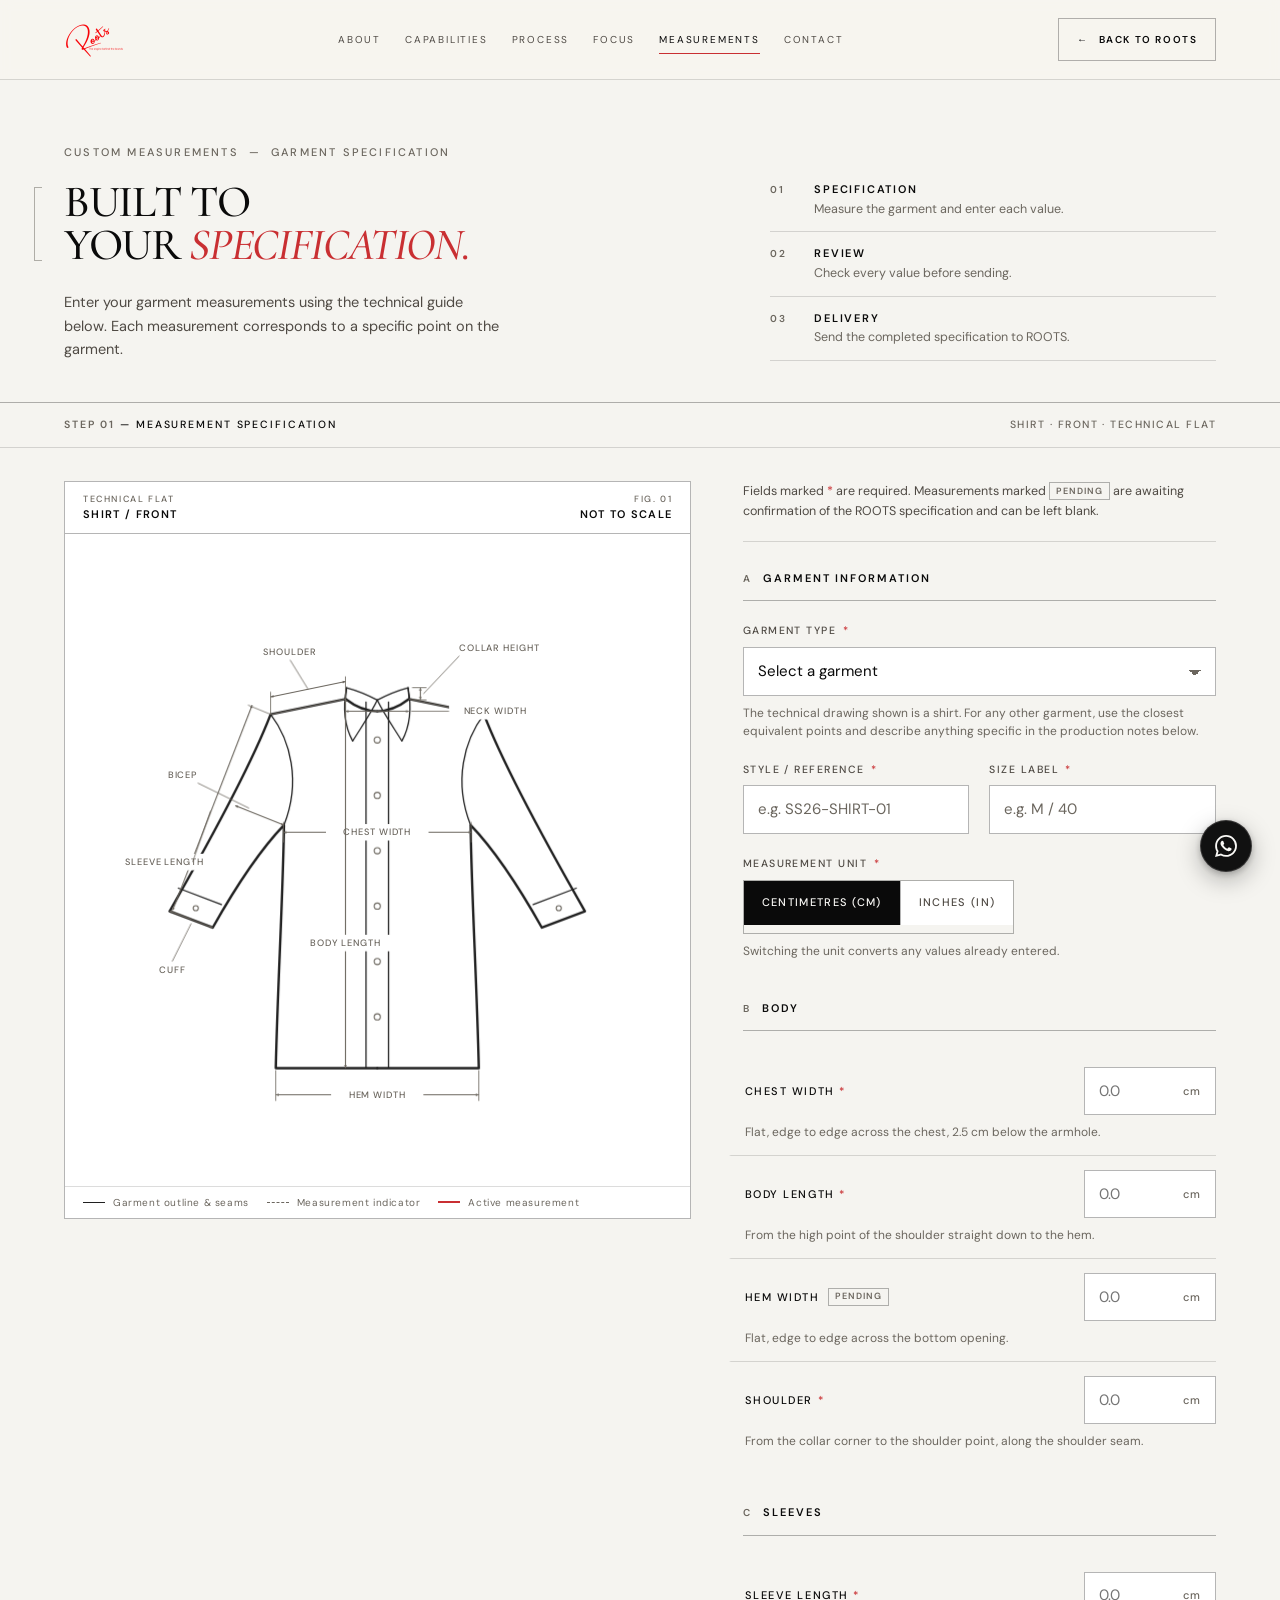
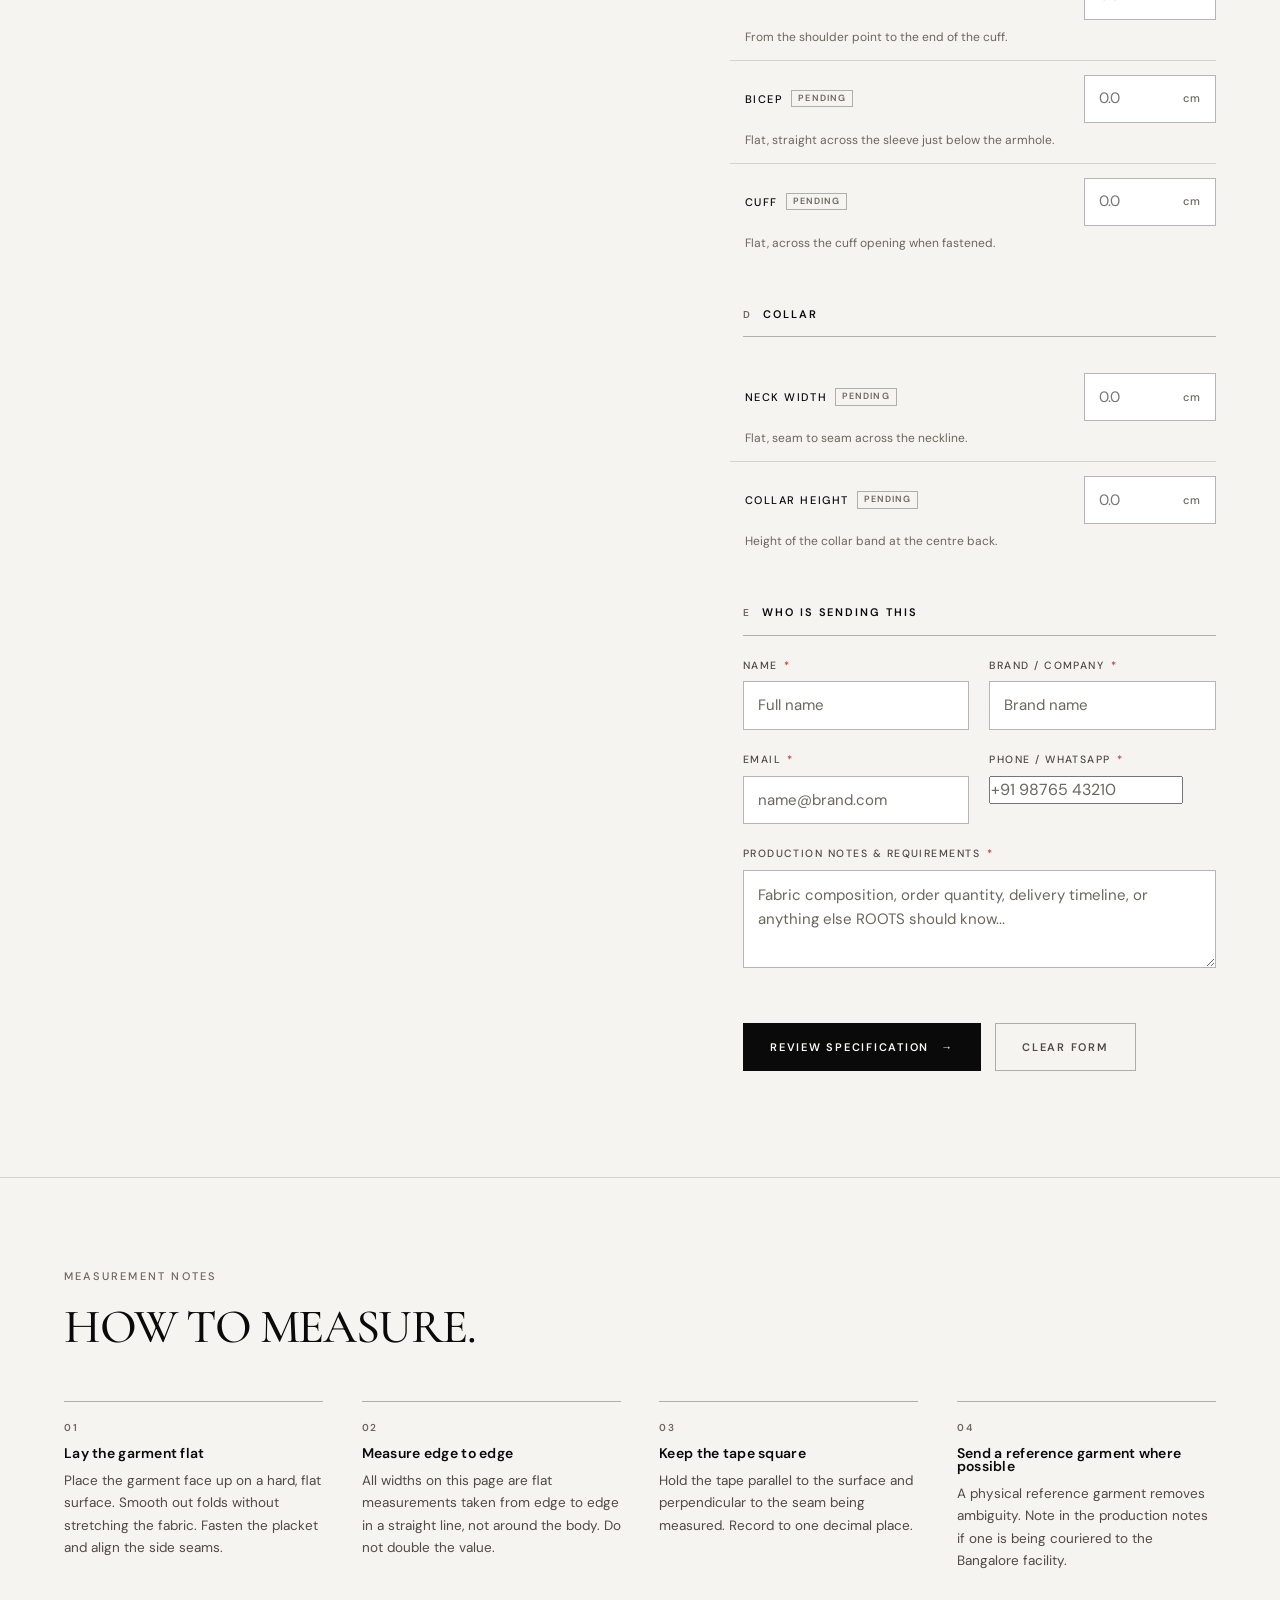
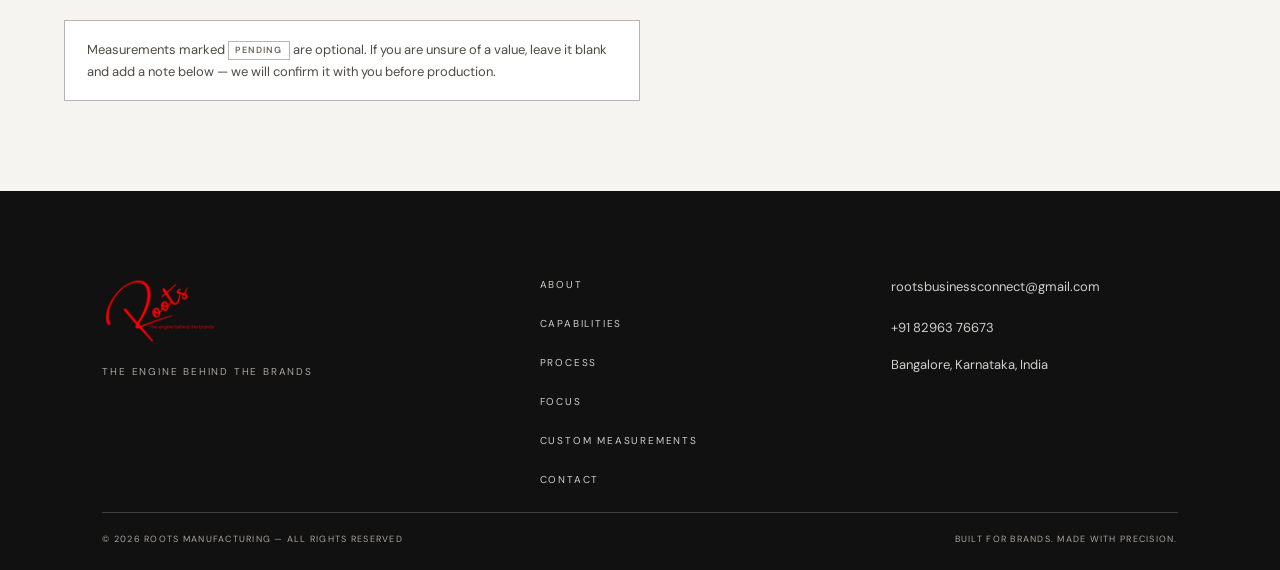
<file: measurements.html>
<!DOCTYPE html>
<html lang="en">

<head>
  <meta charset="UTF-8">
  <meta name="viewport" content="width=device-width, initial-scale=1.0">

  <title>Custom Garment Measurements | ROOTS Apparel Manufacturing</title>
  <meta name="title" content="Custom Garment Measurements | ROOTS Apparel Manufacturing">
  <meta name="description"
    content="Submit garment measurements to ROOTS for custom apparel manufacturing. Use the interactive technical drawing to enter chest, shoulder and sleeve values.">
  <meta name="robots" content="index, follow">
  <link rel="canonical" href="https://www.rootsbusiness.in/measurements.html">

  <!-- Open Graph -->
  <meta property="og:type" content="website">
  <meta property="og:url" content="https://www.rootsbusiness.in/measurements.html">
  <meta property="og:site_name" content="ROOTS Manufacturing">
  <meta property="og:title" content="Custom Garment Measurements | ROOTS Apparel Manufacturing">
  <meta property="og:description"
    content="Submit garment measurements and specifications to ROOTS for customized apparel manufacturing.">
  <meta property="og:image" content="https://www.rootsbusiness.in/assets/images/hero/roots-hero-craftsmanship.webp">
  <meta property="og:image:width" content="1672">
  <meta property="og:image:height" content="941">
  <meta property="og:image:alt" content="Raw indigo denim being stitched on an industrial sewing machine">
  <meta property="og:locale" content="en_IN">
  <meta property="twitter:card" content="summary_large_image">
  <meta property="twitter:url" content="https://www.rootsbusiness.in/measurements.html">
  <meta property="twitter:title" content="Custom Garment Measurements | ROOTS">
  <meta property="twitter:description"
    content="Submit garment measurements and specifications to ROOTS for customized apparel manufacturing.">
  <meta property="twitter:image" content="https://www.rootsbusiness.in/assets/images/hero/roots-hero-craftsmanship.webp">
  <meta property="twitter:image:alt" content="Raw indigo denim being stitched on an industrial sewing machine">

  <meta name="theme-color" content="#f3f0e9">

  <!-- Favicons -->
  <link rel="icon" href="favicon.ico" sizes="16x16 32x32 48x48">
  <link rel="icon" href="favicon-32.png" type="image/png" sizes="32x32">
  <link rel="apple-touch-icon" href="apple-touch-icon.png">
  <link rel="manifest" href="site.webmanifest">
  <!-- The two faces painted above the fold on every page. Declared inside
       style.css via @font-face, so without these they are not discovered until
       the stylesheet has been fetched and parsed. -->
  <link rel="preload" as="font" type="font/woff2" crossorigin
    href="assets/fonts/cormorant-garamond-500-latin.woff2">
  <link rel="preload" as="font" type="font/woff2" crossorigin
    href="assets/fonts/dm-sans-variable-latin.woff2">

  <link rel="stylesheet" href="css/style.css">
  <link rel="stylesheet" href="css/measurements.css">

  <!-- isPartOf and publisher point at the @id nodes the homepage declares rather
       than restating the site and organisation inline. Two unlinked copies of
       "ROOTS Manufacturing" leave a crawler to guess whether they are the same
       entity; an @id reference says they are. breadcrumb gives this page a
       parent, which it previously had none of. -->
  <script type="application/ld+json">
  {
    "@context": "https://schema.org",
    "@graph": [
      {
        "@type": "WebPage",
        "@id": "https://www.rootsbusiness.in/measurements.html#webpage",
        "name": "Custom Garment Measurements",
        "url": "https://www.rootsbusiness.in/measurements.html",
        "description": "Submit garment measurements and specifications to ROOTS for customized apparel manufacturing.",
        "inLanguage": "en-IN",
        "isPartOf": { "@id": "https://www.rootsbusiness.in/#website" },
        "publisher": { "@id": "https://www.rootsbusiness.in/#organization" },
        "about": { "@id": "https://www.rootsbusiness.in/#organization" },
        "breadcrumb": { "@id": "https://www.rootsbusiness.in/measurements.html#breadcrumb" }
      },
      {
        "@type": "BreadcrumbList",
        "@id": "https://www.rootsbusiness.in/measurements.html#breadcrumb",
        "itemListElement": [
          { "@type": "ListItem", "position": 1, "name": "ROOTS", "item": "https://www.rootsbusiness.in/" },
          { "@type": "ListItem", "position": 2, "name": "Custom Garment Measurements" }
        ]
      }
    ]
  }
  </script>
</head>

<body class="page-measurements">
  <a href="#ms-main" class="sr-only">Skip to main content</a>

  <!-- ============================================================
       HEADER — same ROOTS navigation system, light surface variant
       ============================================================ -->
  <header class="site-header ms-header" role="banner">
    <a href="index.html" class="brand-mark" aria-label="ROOTS Manufacturing Homepage">
      <img src="assets/images/brand/roots-logo.png" alt="ROOTS Manufacturing" width="480" height="320">
    </a>

    <nav aria-label="Primary Navigation">
      <a href="index.html#about">ABOUT</a>
      <a href="index.html#capabilities">CAPABILITIES</a>
      <a href="index.html#process">PROCESS</a>
      <a href="index.html#focus">FOCUS</a>
      <a href="measurements.html" aria-current="page" class="active">MEASUREMENTS</a>
      <a href="index.html#contact">CONTACT</a>
    </nav>

    <a class="nav-cta ms-back" href="index.html">
      <span aria-hidden="true">←</span> BACK TO ROOTS
    </a>

    <button class="mobile-menu-toggle" aria-label="Toggle navigation menu" aria-expanded="false"
      aria-controls="mobile-drawer">
      <span></span>
      <span></span>
      <span></span>
    </button>
  </header>

  <div class="mobile-nav-drawer" id="mobile-drawer" role="dialog" aria-modal="true" aria-label="Mobile Navigation"
    aria-hidden="true">
    <nav>
      <a href="index.html#about">ABOUT</a>
      <a href="index.html#capabilities">CAPABILITIES</a>
      <a href="index.html#process">PROCESS</a>
      <a href="index.html#focus">FOCUS</a>
      <a href="measurements.html">MEASUREMENTS</a>
      <a href="index.html#contact">CONTACT</a>
    </nav>
    <div class="mobile-nav-footer">
      <a class="button button-light" href="index.html">BACK TO ROOTS <span aria-hidden="true">→</span></a>
      <a class="talk" href="mailto:rootsbusinessconnect@gmail.com">rootsbusinessconnect@gmail.com</a>
    </div>
  </div>

  <main id="ms-main" role="main">

    <!-- ========================= INTRODUCTION ========================= -->
    <section class="ms-intro" aria-labelledby="ms-title">
      <div class="ms-intro-grid">

        <div class="ms-intro-lead">
          <p class="ms-eyebrow">
            <span>CUSTOM MEASUREMENTS</span>
            <span class="ms-dash" aria-hidden="true">—</span>
            <span class="ms-eyebrow-sub">GARMENT SPECIFICATION</span>
          </p>

          <h1 id="ms-title">BUILT TO <br>YOUR <em>SPECIFICATION.</em></h1>

          <p class="ms-lede">Enter your garment measurements using the technical guide below. Each measurement
            corresponds to a specific point on the garment.</p>
        </div>

        <!-- Index of the three stages below. The numbers here are the same
             numbers each section is labelled with, so this reads as a contents
             list rather than a second, unrelated sequence. -->
        <ol class="ms-steps" aria-label="The three stages of this specification">
          <li>
            <span class="ms-step-num">01</span>
            <span class="ms-step-name">Specification</span>
            <span class="ms-step-desc">Measure the garment and enter each value.</span>
          </li>
          <li>
            <span class="ms-step-num">02</span>
            <span class="ms-step-name">Review</span>
            <span class="ms-step-desc">Check every value before sending.</span>
          </li>
          <li>
            <span class="ms-step-num">03</span>
            <span class="ms-step-name">Delivery</span>
            <span class="ms-step-desc">Send the completed specification to ROOTS.</span>
          </li>
        </ol>

      </div>
    </section>

    <!-- ========================= HERO → WORKSPACE TRANSITION ========================= -->
    <div class="ms-transition" aria-hidden="true">
      <span class="ms-transition-label"><i>STEP 01</i> — MEASUREMENT SPECIFICATION</span>
      <span class="ms-transition-meta">SHIRT · FRONT · TECHNICAL FLAT</span>
    </div>

    <!-- ========================= WORKSPACE ========================= -->
    <section class="ms-workspace" aria-labelledby="ms-workspace-title">
      <h2 id="ms-workspace-title" class="sr-only">Measurement workspace</h2>

      <!-- ---------- LEFT: TECHNICAL DRAWING ---------- -->
      <div class="ms-diagram-col">
        <figure class="ms-diagram" id="ms-diagram">
          <figcaption class="ms-diagram-head">
            <span class="ms-diagram-title">Technical flat<b>Shirt / Front</b></span>
            <span class="ms-diagram-ref">Fig. 01<b>Not to scale</b></span>
            <button type="button" class="ms-enlarge" id="ms-enlarge" aria-expanded="false"
              aria-controls="ms-diagram">ENLARGE DRAWING</button>
          </figcaption>

          <div class="ms-diagram-stage" id="ms-diagram-stage">
            <svg class="ms-svg" id="ms-svg" viewBox="-70 -60 1140 1090" role="img"
              aria-labelledby="ms-svg-title ms-svg-desc" preserveAspectRatio="xMidYMid meet">
              <title id="ms-svg-title">Technical flat drawing of a shirt, front view, with measurement
                indicators</title>
              <desc id="ms-svg-desc">A symmetrical line drawing of a long-sleeved shirt laid flat, showing the
                collar, collar band, shoulder seams, set-in sleeves with cuffs, front placket with buttons, side
                seams and straight hem. Dimension lines mark chest width, shoulder length from the collar corner,
                sleeve length, body length, hem width, bicep, cuff opening, neck width and collar height. Each
                measurement is also listed as a labelled input field in the form beside this drawing, where the
                same values can be read and entered.</desc>

              <defs>
                <marker id="ms-arrow" viewBox="0 0 12 12" refX="10.5" refY="6" markerWidth="7" markerHeight="7"
                  orient="auto-start-reverse" markerUnits="userSpaceOnUse">
                  <path d="M0.5,1.5 L11,6 L0.5,10.5 Z" fill="context-stroke" />
                </marker>

                <!-- Left half of the garment; mirrored for the right half -->
                <g id="ms-half">
                  <!-- Outline: neck > shoulder > sleeve > cuff > underarm > side seam > hem -->
                  <path class="ms-outline" d="M 500,196
                           Q 469,196 438,172
                           L 292,202
                           C 252,306 166,462 95,586
                           L 179,618
                           C 214,556 268,470 318,418
                           C 316,560 306,720 302,892
                           L 500,892" />
                  <!-- Armhole seam -->
                  <path class="ms-seam" d="M 292,202 C 330,252 352,332 318,418" />
                  <!-- Cuff seam -->
                  <path class="ms-seam" d="M 112,541 L 196,573" />
                  <!-- Cuff button -->
                  <circle class="ms-detail" cx="146" cy="580" r="5" />
                  <!-- Collar band (stand): neck point up to the band top, then across -->
                  <path class="ms-seam" d="M 438,172 L 440,150 Q 470,158 500,174" />
                  <!-- Collar leaf: fold edge down to the point, then back up to centre front -->
                  <path class="ms-seam" d="M 440,150 C 432,192 438,228 452,254
                           C 472,222 490,196 500,174" />
                  <!-- Shoulder seam emphasis (same line as outline, drawn for clarity) -->
                  <path class="ms-seam ms-seam--faint" d="M 438,172 L 292,202" />
                </g>
              </defs>

              <!-- ================= GARMENT ================= -->
              <g class="ms-garment" aria-hidden="true">
                <use href="#ms-half" />
                <use href="#ms-half" transform="translate(1000,0) scale(-1,1)" />

                <!-- Centre front placket -->
                <path class="ms-seam" d="M 478,178 L 478,892" />
                <path class="ms-seam" d="M 522,178 L 522,892" />
                <!-- Buttons -->
                <circle class="ms-detail" cx="500" cy="252" r="6" />
                <circle class="ms-detail" cx="500" cy="360" r="6" />
                <circle class="ms-detail" cx="500" cy="468" r="6" />
                <circle class="ms-detail" cx="500" cy="576" r="6" />
                <circle class="ms-detail" cx="500" cy="684" r="6" />
                <circle class="ms-detail" cx="500" cy="792" r="6" />
              </g>

              <!-- ================= MEASUREMENT INDICATORS ================= -->
              <!-- Each group: hit area (transparent, wide) + dimension line + label -->
              <g class="ms-dims">

                <!-- CHEST WIDTH — client-specified -->
                <g class="ms-dim" id="dim-chestWidth" data-field="chestWidth" tabindex="0" role="button"
                  aria-label="Chest width measurement. Select to focus the chest width field.">
                  <line class="ms-hit" x1="317" y1="432" x2="683" y2="432" />
                  <line class="ms-dimline" x1="317" y1="432" x2="683" y2="432" marker-start="url(#ms-arrow)"
                    marker-end="url(#ms-arrow)" />
                  <line class="ms-ext" x1="317" y1="412" x2="317" y2="452" />
                  <line class="ms-ext" x1="683" y1="412" x2="683" y2="452" />
                  <rect class="ms-labelbox" x="400" y="416" width="200" height="32" rx="2" />
                  <text class="ms-label" x="500" y="432">CHEST WIDTH</text>
                </g>

                <!-- SHOULDER — client-specified (from collar corner) -->
                <g class="ms-dim" id="dim-shoulder" data-field="shoulder" tabindex="0" role="button"
                  aria-label="Shoulder length from collar corner. Select to focus the shoulder field.">
                  <line class="ms-hit" x1="438" y1="138" x2="292" y2="168" />
                  <line class="ms-dimline" x1="438" y1="138" x2="292" y2="168" marker-start="url(#ms-arrow)"
                    marker-end="url(#ms-arrow)" />
                  <line class="ms-ext" x1="438" y1="172" x2="438" y2="128" />
                  <line class="ms-ext" x1="292" y1="202" x2="292" y2="158" />
                  <rect class="ms-labelbox" x="245" y="64" width="170" height="32" rx="2" />
                  <text class="ms-label" x="330" y="80">SHOULDER</text>
                  <line class="ms-leader" x1="330" y1="96" x2="365" y2="153" />
                </g>

                <!-- SLEEVE LENGTH — client-specified -->
                <g class="ms-dim" id="dim-sleeveLength" data-field="sleeveLength" tabindex="0" role="button"
                  aria-label="Sleeve length from shoulder point to cuff. Select to focus the sleeve length field.">
                  <line class="ms-hit" x1="256" y1="184" x2="101" y2="584" />
                  <line class="ms-dimline" x1="256" y1="184" x2="101" y2="584" marker-start="url(#ms-arrow)"
                    marker-end="url(#ms-arrow)" />
                  <line class="ms-ext" x1="292" y1="202" x2="248" y2="184" />
                  <line class="ms-ext" x1="137" y1="602" x2="97" y2="586" />
                  <rect class="ms-labelbox" x="-15" y="474" width="200" height="32" rx="2" />
                  <text class="ms-label" x="85" y="490">SLEEVE LENGTH</text>
                  <line class="ms-leader" x1="140" y1="490" x2="175" y2="390" />
                </g>

                <!-- BODY LENGTH -->
                <g class="ms-dim" id="dim-bodyLength" data-field="bodyLength" tabindex="0" role="button"
                  aria-label="Body length from high point of shoulder to hem. Select to focus the body length field.">
                  <line class="ms-hit" x1="438" y1="172" x2="438" y2="892" />
                  <line class="ms-dimline" x1="438" y1="172" x2="438" y2="892" marker-start="url(#ms-arrow)"
                    marker-end="url(#ms-arrow)" />
                  <rect class="ms-labelbox" x="338" y="632" width="200" height="32" rx="2" />
                  <text class="ms-label" x="438" y="648">BODY LENGTH</text>
                </g>

                <!-- HEM WIDTH -->
                <g class="ms-dim" id="dim-hemWidth" data-field="hemWidth" tabindex="0" role="button"
                  aria-label="Hem width across the bottom opening. Select to focus the hem width field.">
                  <line class="ms-hit" x1="302" y1="944" x2="698" y2="944" />
                  <line class="ms-dimline" x1="302" y1="944" x2="698" y2="944" marker-start="url(#ms-arrow)"
                    marker-end="url(#ms-arrow)" />
                  <line class="ms-ext" x1="302" y1="896" x2="302" y2="956" />
                  <line class="ms-ext" x1="698" y1="896" x2="698" y2="956" />
                  <rect class="ms-labelbox" x="410" y="928" width="180" height="32" rx="2" />
                  <text class="ms-label" x="500" y="944">HEM WIDTH</text>
                </g>

                <!-- BICEP -->
                <g class="ms-dim" id="dim-bicep" data-field="bicep" tabindex="0" role="button"
                  aria-label="Bicep width across the sleeve. Select to focus the bicep field.">
                  <line class="ms-hit" x1="223" y1="380" x2="318" y2="418" />
                  <line class="ms-dimline" x1="223" y1="380" x2="318" y2="418" marker-start="url(#ms-arrow)"
                    marker-end="url(#ms-arrow)" />
                  <rect class="ms-labelbox" x="65" y="304" width="110" height="32" rx="2" />
                  <text class="ms-label" x="120" y="320">BICEP</text>
                  <line class="ms-leader" x1="150" y1="336" x2="250" y2="385" />
                </g>

                <!-- CUFF -->
                <g class="ms-dim" id="dim-cuff" data-field="cuff" tabindex="0" role="button"
                  aria-label="Cuff opening width. Select to focus the cuff field.">
                  <line class="ms-hit" x1="95" y1="586" x2="179" y2="618" />
                  <line class="ms-dimline" x1="95" y1="586" x2="179" y2="618" marker-start="url(#ms-arrow)"
                    marker-end="url(#ms-arrow)" />
                  <rect class="ms-labelbox" x="45" y="684" width="110" height="32" rx="2" />
                  <text class="ms-label" x="100" y="700">CUFF</text>
                  <line class="ms-leader" x1="100" y1="684" x2="137" y2="610" />
                </g>

                <!-- NECK WIDTH -->
                <g class="ms-dim" id="dim-neckWidth" data-field="neckWidth" tabindex="0" role="button"
                  aria-label="Neck width across the neckline. Select to focus the neck width field.">
                  <line class="ms-hit" x1="438" y1="196" x2="562" y2="196" />
                  <line class="ms-dimline" x1="438" y1="196" x2="562" y2="196" marker-start="url(#ms-arrow)"
                    marker-end="url(#ms-arrow)" />
                  <rect class="ms-labelbox" x="640" y="180" width="180" height="32" rx="2" />
                  <text class="ms-label" x="730" y="196">NECK WIDTH</text>
                  <line class="ms-leader" x1="640" y1="196" x2="566" y2="196" />
                </g>

                <!-- COLLAR HEIGHT -->
                <g class="ms-dim" id="dim-collarHeight" data-field="collarHeight" tabindex="0" role="button"
                  aria-label="Collar band height. Select to focus the collar height field.">
                  <line class="ms-hit" x1="584" y1="150" x2="584" y2="174" />
                  <line class="ms-dimline" x1="584" y1="150" x2="584" y2="174" marker-start="url(#ms-arrow)"
                    marker-end="url(#ms-arrow)" />
                  <line class="ms-ext" x1="568" y1="150" x2="596" y2="150" />
                  <line class="ms-ext" x1="568" y1="174" x2="596" y2="174" />
                  <rect class="ms-labelbox" x="635" y="56" width="205" height="32" rx="2" />
                  <text class="ms-label" x="738" y="72">COLLAR HEIGHT</text>
                  <line class="ms-leader" x1="660" y1="88" x2="590" y2="162" />
                </g>

              </g>
            </svg>
          </div>

          <div class="ms-legend">
            <span class="ms-legend-item"><i class="ms-key ms-key--line" aria-hidden="true"></i> Garment outline
              &amp; seams</span>
            <span class="ms-legend-item"><i class="ms-key ms-key--dim" aria-hidden="true"></i> Measurement
              indicator</span>
            <span class="ms-legend-item"><i class="ms-key ms-key--active" aria-hidden="true"></i> Active
              measurement</span>
          </div>
        </figure>
      </div>

      <!-- ---------- RIGHT: MEASUREMENT FORM ---------- -->
      <div class="ms-form-col">
        <form class="ms-form" id="ms-form" method="post" novalidate aria-describedby="ms-form-note">
          <p class="ms-form-note" id="ms-form-note">
            Fields marked <abbr title="required">*</abbr> are required. Measurements marked
            <span class="ms-pending-key">PENDING</span> are awaiting confirmation of the ROOTS
            specification and can be left blank.
          </p>

          <noscript>
            <!-- js/measurements.js builds every measurement row from the
                 MEASUREMENTS array, so without it the Body, Sleeves and Collar
                 fieldsets paint as three labelled empty boxes and the actions
                 below submit an empty form back to this URL. The callout is the
                 honest state; hide the shells and the dead controls so the page
                 reads as unavailable rather than broken. -->
            <style>
              .ms-fieldset:has(.ms-measure-list) { display: none; }
              .ms-form-actions { display: none; }
            </style>
            <div class="ms-callout" style="margin-bottom: 24px; border-left: 3px solid var(--roots-red); background: rgba(169, 52, 53, 0.06); padding: 16px;">
              <h3 style="color: var(--roots-red); margin-bottom: 8px;">JavaScript Required for Interactive Specifications</h3>
              <p>The interactive measurement fields require JavaScript to calculate and validate tech-packs. Please enable JavaScript in your browser, or email your specifications directly to <a href="mailto:rootsbusinessconnect@gmail.com" style="text-decoration: underline; font-weight: 600;">rootsbusinessconnect@gmail.com</a>.</p>
            </div>
          </noscript>

          <!-- Honeypot -->
          <div class="hp-field" aria-hidden="true">
            <label for="ms-hp">Leave this field blank</label>
            <input id="ms-hp" type="text" name="_hp_reference" tabindex="-1" autocomplete="off">
          </div>

          <!-- ---- GARMENT INFORMATION ---- -->
          <fieldset class="ms-fieldset">
            <legend><span class="ms-legend-num">A</span> Garment information</legend>

            <div class="ms-field">
              <label for="ms-garmentType">Garment type <abbr title="required">*</abbr></label>
              <select id="ms-garmentType" name="garmentType" required>
                <option value="">Select a garment</option>
                <option value="Shirt">Shirt</option>
                <option value="Denim jacket">Denim jacket</option>
                <option value="Trouser / Jean">Trouser / Jean</option>
                <option value="Other">Other (describe in notes)</option>
              </select>
              <p class="ms-error" id="err-garmentType" role="alert" hidden></p>
              <p class="ms-hint">The technical drawing shown is a shirt. For any other garment, use the closest
                equivalent points and describe anything specific in the production notes below.</p>
            </div>

            <div class="ms-field-row">
              <div class="ms-field">
                <label for="ms-styleReference">Style / reference <abbr title="required">*</abbr></label>
                <input id="ms-styleReference" name="styleReference" type="text" autocomplete="off" required
                  placeholder="e.g. SS26-SHIRT-01">
                <p class="ms-error" id="err-styleReference" role="alert" hidden></p>
              </div>
              <div class="ms-field">
                <label for="ms-size">Size label <abbr title="required">*</abbr></label>
                <input id="ms-size" name="size" type="text" autocomplete="off" required placeholder="e.g. M / 40">
                <p class="ms-error" id="err-size" role="alert" hidden></p>
              </div>
            </div>

            <div class="ms-field">
              <span class="ms-field-label" id="ms-unit-label">Measurement unit <abbr title="required">*</abbr></span>
              <div class="ms-unit-toggle" role="radiogroup" aria-labelledby="ms-unit-label">
                <label class="ms-unit-option" for="ms-unit-cm">
                  <input type="radio" name="unit" id="ms-unit-cm" value="cm" checked>
                  <span>Centimetres (cm)</span>
                </label>
                <label class="ms-unit-option" for="ms-unit-in">
                  <input type="radio" name="unit" id="ms-unit-in" value="in">
                  <span>Inches (in)</span>
                </label>
              </div>
              <p class="ms-hint">Switching the unit converts any values already entered.</p>
            </div>
          </fieldset>

          <!-- ---- BODY ---- -->
          <fieldset class="ms-fieldset">
            <legend><span class="ms-legend-num">B</span> Body</legend>
            <div class="ms-measure-list" data-group="body"></div>
          </fieldset>

          <!-- ---- SLEEVES ---- -->
          <fieldset class="ms-fieldset">
            <legend><span class="ms-legend-num">C</span> Sleeves</legend>
            <div class="ms-measure-list" data-group="sleeves"></div>
          </fieldset>

          <!-- ---- COLLAR ---- -->
          <fieldset class="ms-fieldset">
            <legend><span class="ms-legend-num">D</span> Collar</legend>
            <div class="ms-measure-list" data-group="collar"></div>
          </fieldset>

          <!-- ---- CONTACT ---- -->
          <fieldset class="ms-fieldset">
            <legend><span class="ms-legend-num">E</span> Who is sending this</legend>

            <div class="ms-field-row">
              <div class="ms-field">
                <label for="ms-contactName">Name <abbr title="required">*</abbr></label>
                <input id="ms-contactName" name="contactName" type="text" autocomplete="name" required
                  placeholder="Full name">
                <p class="ms-error" id="err-contactName" role="alert" hidden></p>
              </div>
              <div class="ms-field">
                <label for="ms-company">Brand / company <abbr title="required">*</abbr></label>
                <input id="ms-company" name="company" type="text" autocomplete="organization" required
                  placeholder="Brand name">
                <p class="ms-error" id="err-company" role="alert" hidden></p>
              </div>
            </div>

            <div class="ms-field-row">
              <div class="ms-field">
                <label for="ms-email">Email <abbr title="required">*</abbr></label>
                <input id="ms-email" name="email" type="email" autocomplete="email" required placeholder="name@brand.com">
                <p class="ms-error" id="err-email" role="alert" hidden></p>
              </div>
              <div class="ms-field">
                <label for="ms-phone">Phone / WhatsApp <abbr title="required">*</abbr></label>
                <input id="ms-phone" name="phone" type="tel" autocomplete="tel" required placeholder="+91 98765 43210">
                <p class="ms-error" id="err-phone" role="alert" hidden></p>
              </div>
            </div>

            <div class="ms-field">
              <label for="ms-notes">Production notes & requirements <abbr title="required">*</abbr></label>
              <textarea id="ms-notes" name="notes" rows="3" required
                placeholder="Fabric composition, order quantity, delivery timeline, or anything else ROOTS should know..."></textarea>
              <p class="ms-error" id="err-notes" role="alert" hidden></p>
            </div>
          </fieldset>

          <div class="ms-form-actions">
            <button class="ms-btn ms-btn--primary" type="submit">
              REVIEW SPECIFICATION <span aria-hidden="true">→</span>
            </button>
            <button class="ms-btn ms-btn--quiet" type="button" id="ms-clear">CLEAR FORM</button>
          </div>

          <p class="ms-form-status" id="ms-form-status" role="status" aria-live="polite"></p>
        </form>
      </div>
    </section>

    <!-- ========================= REVIEW ========================= -->
    <section class="ms-review" id="ms-review" aria-labelledby="ms-review-title" hidden>
      <div class="ms-review-inner">
        <p class="ms-eyebrow"><span>STEP 02</span><span class="ms-dash" aria-hidden="true">—</span><span>REVIEW</span>
        </p>
        <h2 id="ms-review-title">YOUR <em>SPECIFICATION.</em></h2>
        <p class="ms-review-lede">Check every value before sending. Measurements are recorded in the unit shown.</p>

        <div class="ms-review-body" id="ms-review-body"></div>

        <div class="ms-review-actions">
          <button class="ms-btn ms-btn--quiet" type="button" id="ms-edit">← EDIT MEASUREMENTS</button>
          <button class="ms-btn ms-btn--primary" type="button" id="ms-submit">
            SUBMIT SPECIFICATIONS <span aria-hidden="true">→</span>
          </button>
        </div>
        <p class="ms-form-status" id="ms-submit-status" role="status" aria-live="polite"></p>
      </div>
    </section>

    <!-- ========================= DELIVERY / RESULT ========================= -->
    <section class="ms-result" id="ms-result" aria-labelledby="ms-result-title" hidden>
      <div class="ms-result-inner">
        <p class="ms-eyebrow"><span>STEP 03</span><span class="ms-dash" aria-hidden="true">—</span><span
            id="ms-result-step">DELIVERY</span></p>
        <h2 id="ms-result-title">SPECIFICATION READY.</h2>
        <div id="ms-result-body"></div>
        <div class="ms-result-actions">
          <a class="ms-btn ms-btn--quiet" href="index.html">← BACK TO ROOTS</a>
        </div>
      </div>
    </section>

    <!-- ========================= GUIDANCE ========================= -->
    <section class="ms-guidance" aria-labelledby="ms-guidance-title">
      <div class="ms-guidance-head">
        <p class="ms-eyebrow"><span>MEASUREMENT NOTES</span></p>
        <h2 id="ms-guidance-title">HOW TO MEASURE.</h2>
      </div>
      <ol class="ms-guidance-list">
        <li>
          <span class="ms-guidance-num">01</span>
          <h3>Lay the garment flat</h3>
          <p>Place the garment face up on a hard, flat surface. Smooth out folds without stretching the fabric.
            Fasten the placket and align the side seams.</p>
        </li>
        <li>
          <span class="ms-guidance-num">02</span>
          <h3>Measure edge to edge</h3>
          <p>All widths on this page are flat measurements taken from edge to edge in a straight line, not around
            the body. Do not double the value.</p>
        </li>
        <li>
          <span class="ms-guidance-num">03</span>
          <h3>Keep the tape square</h3>
          <p>Hold the tape parallel to the surface and perpendicular to the seam being measured. Record to one
            decimal place.</p>
        </li>
        <li>
          <span class="ms-guidance-num">04</span>
          <h3>Send a reference garment where possible</h3>
          <p>A physical reference garment removes ambiguity. Note in the production notes if one is being couriered
            to the Bangalore facility.</p>
        </li>
      </ol>
      <!-- A build note listing the unconfirmed measurement points used to sit
           here and was visible to every visitor. The visitor-facing version of
           that information is already carried by the PENDING badges and the
           note at the top of the form; the developer-facing version now lives
           in the MEASUREMENTS definition in js/measurements.js. -->
      <p class="ms-guidance-note">
        Measurements marked <span class="ms-pending-key">PENDING</span> are optional. If you are unsure of a value,
        leave it blank and add a note below — we will confirm it with you before production.
      </p>
    </section>

  </main>

  <footer class="footer" role="contentinfo">
    <div class="footer-top">
      <div class="footer-brand">
        <img src="assets/images/brand/roots-logo.png" alt="ROOTS Apparel Logo" width="480" height="320">
        <p>THE ENGINE BEHIND THE BRANDS</p>
      </div>

      <nav aria-label="Footer Navigation">
        <a href="index.html#about">ABOUT</a>
        <a href="index.html#capabilities">CAPABILITIES</a>
        <a href="index.html#process">PROCESS</a>
        <a href="index.html#focus">FOCUS</a>
        <a href="measurements.html">CUSTOM MEASUREMENTS</a>
        <a href="index.html#contact">CONTACT</a>
      </nav>

      <address class="footer-contact">
        <a href="mailto:rootsbusinessconnect@gmail.com">rootsbusinessconnect@gmail.com</a>
        <a href="tel:+918296376673">+91 82963 76673</a>
        <span>Bangalore, Karnataka, India</span>
      </address>
    </div>

    <div class="footer-bottom">
      <span>&copy; 2026 ROOTS MANUFACTURING — ALL RIGHTS RESERVED</span>
      <span>BUILT FOR BRANDS. MADE WITH PRECISION.</span>
    </div>
  </footer>


  <!-- Floating WhatsApp contact. A plain anchor: no widget script, no JS to
       open it, and deliberately quieter than the START A PARTNERSHIP CTA. -->
  <a class="wa-float"
    href="https://wa.me/918296376673?text=Hello%20ROOTS%2C%20I%20would%20like%20to%20discuss%20an%20apparel%20manufacturing%20requirement.%20https%3A%2F%2Fwww.rootsbusiness.in%2F%23contact"
    target="_blank" rel="noopener noreferrer"
    aria-label="Chat with ROOTS on WhatsApp">
    <svg class="wa-float-icon" viewBox="0 0 24 24" aria-hidden="true" focusable="false">
      <path d="M17.472 14.382c-.297-.149-1.758-.867-2.03-.967-.273-.099-.471-.148-.67.15-.197.297-.767.966-.94 1.164-.173.199-.347.223-.644.075-.297-.15-1.255-.463-2.39-1.475-.883-.788-1.48-1.761-1.653-2.059-.173-.297-.018-.458.13-.606.134-.133.298-.347.446-.52.149-.174.198-.298.298-.497.099-.198.05-.371-.025-.52-.075-.149-.669-1.612-.916-2.207-.242-.579-.487-.5-.669-.51-.173-.008-.371-.01-.57-.01-.198 0-.52.074-.792.372-.272.297-1.04 1.016-1.04 2.479 0 1.462 1.065 2.875 1.213 3.074.149.198 2.096 3.2 5.077 4.487.709.306 1.262.489 1.693.625.712.227 1.36.195 1.871.118.571-.085 1.758-.719 2.006-1.413.248-.694.248-1.289.173-1.413-.074-.124-.272-.198-.57-.347m-5.421 7.403h-.004a9.87 9.87 0 01-5.031-1.378l-.361-.214-3.741.982.998-3.648-.235-.374a9.86 9.86 0 01-1.51-5.26c.001-5.45 4.436-9.884 9.888-9.884 2.64 0 5.122 1.03 6.988 2.898a9.825 9.825 0 012.893 6.994c-.003 5.45-4.437 9.884-9.885 9.884m8.413-18.297A11.815 11.815 0 0012.05 0C5.495 0 .16 5.335.157 11.892c0 2.096.547 4.142 1.588 5.945L.057 24l6.305-1.654a11.882 11.882 0 005.683 1.448h.005c6.554 0 11.89-5.335 11.893-11.893a11.821 11.821 0 00-3.48-8.413z" />
    </svg>
    <span class="wa-float-tip" aria-hidden="true">Chat on WhatsApp</span>
  </a>
  <script src="js/main.js" defer></script>
  <script src="js/measurements.js" defer></script>
</body>

</html>
</file>
<file: css/style.css>
/* ==========================================================================
   SELF-HOSTED WEBFONTS

   The exact faces Google Fonts was serving, downloaded and served from this
   origin. The site now makes ZERO third-party requests.

   Why: the <link> to fonts.googleapis.com was render-blocking and cross-origin,
   so every first paint waited on a DNS lookup, TCP connect, TLS handshake and
   HTTP round trip to Google before the stylesheet naming the fonts arrived —
   then a SECOND origin (fonts.gstatic.com) for the files themselves. Both hops
   are gone; the faces are discovered as this file parses and fetched over the
   connection the page is already using.

   Subsets: latin and latin-ext only. Google also serves cyrillic, cyrillic-ext
   and vietnamese, but unicode-range meant a browser only ever fetched the latin
   files for this English-language site, so dropping them removes nothing a
   visitor was receiving.

   DM Sans is ONE variable file per subset. Google emits three weight blocks all
   pointing at it, and that is mirrored here rather than 'improved' into a
   font-weight range — the discrete declarations are what the browser resolves
   today, and reproducing them exactly is what makes this swap invisible.

   font-display: swap is preserved, so text is never invisible while a face
   loads, and every font-family declaration below still ends in a real fallback.
   ========================================================================== */

/* latin-ext */
@font-face {
  font-family: 'Cormorant Garamond';
  font-style: italic;
  font-weight: 500;
  font-display: swap;
  src: url('../assets/fonts/cormorant-garamond-500-italic-latin-ext.woff2') format('woff2');
  unicode-range: U+0100-02BA, U+02BD-02C5, U+02C7-02CC, U+02CE-02D7, U+02DD-02FF, U+0304, U+0308, U+0329, U+1D00-1DBF, U+1E00-1E9F, U+1EF2-1EFF, U+2020, U+20A0-20AB, U+20AD-20C0, U+2113, U+2C60-2C7F, U+A720-A7FF;
}

/* latin */
@font-face {
  font-family: 'Cormorant Garamond';
  font-style: italic;
  font-weight: 500;
  font-display: swap;
  src: url('../assets/fonts/cormorant-garamond-500-italic-latin.woff2') format('woff2');
  unicode-range: U+0000-00FF, U+0131, U+0152-0153, U+02BB-02BC, U+02C6, U+02DA, U+02DC, U+0304, U+0308, U+0329, U+2000-206F, U+20AC, U+2122, U+2191, U+2193, U+2212, U+2215, U+FEFF, U+FFFD;
}

/* latin-ext */
@font-face {
  font-family: 'Cormorant Garamond';
  font-style: normal;
  font-weight: 500;
  font-display: swap;
  src: url('../assets/fonts/cormorant-garamond-500-latin-ext.woff2') format('woff2');
  unicode-range: U+0100-02BA, U+02BD-02C5, U+02C7-02CC, U+02CE-02D7, U+02DD-02FF, U+0304, U+0308, U+0329, U+1D00-1DBF, U+1E00-1E9F, U+1EF2-1EFF, U+2020, U+20A0-20AB, U+20AD-20C0, U+2113, U+2C60-2C7F, U+A720-A7FF;
}

/* latin */
@font-face {
  font-family: 'Cormorant Garamond';
  font-style: normal;
  font-weight: 500;
  font-display: swap;
  src: url('../assets/fonts/cormorant-garamond-500-latin.woff2') format('woff2');
  unicode-range: U+0000-00FF, U+0131, U+0152-0153, U+02BB-02BC, U+02C6, U+02DA, U+02DC, U+0304, U+0308, U+0329, U+2000-206F, U+20AC, U+2122, U+2191, U+2193, U+2212, U+2215, U+FEFF, U+FFFD;
}

/* latin-ext */
@font-face {
  font-family: 'DM Sans';
  font-style: normal;
  font-weight: 400;
  font-display: swap;
  src: url('../assets/fonts/dm-sans-variable-latin-ext.woff2') format('woff2');
  unicode-range: U+0100-02BA, U+02BD-02C5, U+02C7-02CC, U+02CE-02D7, U+02DD-02FF, U+0304, U+0308, U+0329, U+1D00-1DBF, U+1E00-1E9F, U+1EF2-1EFF, U+2020, U+20A0-20AB, U+20AD-20C0, U+2113, U+2C60-2C7F, U+A720-A7FF;
}

/* latin */
@font-face {
  font-family: 'DM Sans';
  font-style: normal;
  font-weight: 400;
  font-display: swap;
  src: url('../assets/fonts/dm-sans-variable-latin.woff2') format('woff2');
  unicode-range: U+0000-00FF, U+0131, U+0152-0153, U+02BB-02BC, U+02C6, U+02DA, U+02DC, U+0304, U+0308, U+0329, U+2000-206F, U+20AC, U+2122, U+2191, U+2193, U+2212, U+2215, U+FEFF, U+FFFD;
}

/* latin-ext */
@font-face {
  font-family: 'DM Sans';
  font-style: normal;
  font-weight: 500;
  font-display: swap;
  src: url('../assets/fonts/dm-sans-variable-latin-ext.woff2') format('woff2');
  unicode-range: U+0100-02BA, U+02BD-02C5, U+02C7-02CC, U+02CE-02D7, U+02DD-02FF, U+0304, U+0308, U+0329, U+1D00-1DBF, U+1E00-1E9F, U+1EF2-1EFF, U+2020, U+20A0-20AB, U+20AD-20C0, U+2113, U+2C60-2C7F, U+A720-A7FF;
}

/* latin */
@font-face {
  font-family: 'DM Sans';
  font-style: normal;
  font-weight: 500;
  font-display: swap;
  src: url('../assets/fonts/dm-sans-variable-latin.woff2') format('woff2');
  unicode-range: U+0000-00FF, U+0131, U+0152-0153, U+02BB-02BC, U+02C6, U+02DA, U+02DC, U+0304, U+0308, U+0329, U+2000-206F, U+20AC, U+2122, U+2191, U+2193, U+2212, U+2215, U+FEFF, U+FFFD;
}

/* latin-ext */
@font-face {
  font-family: 'DM Sans';
  font-style: normal;
  font-weight: 600;
  font-display: swap;
  src: url('../assets/fonts/dm-sans-variable-latin-ext.woff2') format('woff2');
  unicode-range: U+0100-02BA, U+02BD-02C5, U+02C7-02CC, U+02CE-02D7, U+02DD-02FF, U+0304, U+0308, U+0329, U+1D00-1DBF, U+1E00-1E9F, U+1EF2-1EFF, U+2020, U+20A0-20AB, U+20AD-20C0, U+2113, U+2C60-2C7F, U+A720-A7FF;
}

/* latin */
@font-face {
  font-family: 'DM Sans';
  font-style: normal;
  font-weight: 600;
  font-display: swap;
  src: url('../assets/fonts/dm-sans-variable-latin.woff2') format('woff2');
  unicode-range: U+0000-00FF, U+0131, U+0152-0153, U+02BB-02BC, U+02C6, U+02DA, U+02DC, U+0304, U+0308, U+0329, U+2000-206F, U+20AC, U+2122, U+2191, U+2193, U+2212, U+2215, U+FEFF, U+FFFD;
}

/* ==========================================================================
   ROOTS APPAREL MANUFACTURING — CORE STYLESHEET
   Vanilla CSS | Pure Static Architecture | High Performance
   ========================================================================== */

/* --------------------------------------------------------------------------
   1. CSS VARIABLES (DESIGN TOKENS)
   -------------------------------------------------------------------------- */
:root {
  /* Surface & Base Colors */
  --roots-ink: #080808;
  --roots-black: #111111;
  --roots-charcoal: #181818;
  --roots-ivory: #f3f0e9;
  --roots-white: #faf9f6;
  --roots-pure-white: #ffffff;

  /* Brand Accent Colors */
  --roots-red: #a93435;

  /* The ROOTS red as TEXT and as a focus ring. #a93435 is 5.71:1 on ivory —
     comfortably AA — but only 2.90:1 on the #111111 sections, which fails even
     the 3:1 large-text floor and the 3:1 minimum for a focus indicator
     (WCAG 1.4.3 / 1.4.11). Measured, not estimated.

     --roots-red-on-dark is the same hue (359.5deg) and the same saturation
     (52.9%) lifted from 43.3% to 53% lightness, so it reads as the same red:
       on #111111  4.03:1   on #161616  3.86:1
       on #121212  4.00:1   on #080808  4.27:1
     That clears AA for the display headings, the focus ring and the accordion
     arrow everywhere they appear.

     Reaching 4.5:1 for the two small ordinals (.cap-num, .process-stage-num)
     would need #ce6061, a visibly pinker red — a brand decision, not a code
     one, so it is reported rather than applied.

     Only `color` and `outline` resolve through --roots-red-text. Red fills and
     borders still use --roots-red, so no surface changes colour. */
  --roots-red-on-dark: #c7494a;
  --roots-red-text: var(--roots-red);

  /* WCAG AA Compliant Muted Colors */
  --roots-muted: #5c5953;
  /* 4.9:1 on Ivory */
  --roots-muted-light: #a8a69e;
  /* 4.8:1 on Dark */
  --roots-text-muted: #42403d;
  /* 6.2:1 on Ivory */
  --roots-text-muted-light: rgba(250, 249, 246, 0.82);
  /* 7.2:1 on Dark */

  /* Structural Border Lines */
  --roots-line: rgba(8, 8, 8, 0.18);
  --roots-line-light: rgba(250, 249, 246, 0.2);
  --roots-line-subtle: rgba(250, 249, 246, 0.12);

  /* Typography Stacks */
  --font-serif: 'Cormorant Garamond', Georgia, serif;
  --font-sans: 'DM Sans', -apple-system, BlinkMacSystemFont, Arial, sans-serif;

  /* The only spacing token anything consumes. An eight-step scale was
     declared here and never used — every margin and padding in the file is
     hardcoded — so it documented a system the stylesheet does not follow. */
  --space-section: clamp(80px, 8vw, 130px);

  /* Motion & Transitions */
  --trans-fast: 0.2s cubic-bezier(0.16, 1, 0.3, 1);
  --trans-smooth: 0.35s cubic-bezier(0.16, 1, 0.3, 1);
  --trans-press: 0.08s ease;
  --trans-slow: 0.7s cubic-bezier(0.16, 1, 0.3, 1);


  /* Page gutter. Mobile used a raw 6vw, which bottomed out at 19px on a 320px
     screen — too tight for an editorial layout. The floor holds it at 22px
     without changing anything from ~370px upward. Desktop keeps its own 8vw. */
  --page-gutter: clamp(22px, 6vw, 88px);

  /* Control scale. The .button family previously shipped one fixed size
     (13px/18px padding, 10px type) from 320px to 2560px, so the same box that
     reads as a considered editorial button at 1440px consumed half the width
     of a 320px screen. These are overridden once, in the mobile block. */
  --control-pad-y: 13px;
  --control-pad-x: 18px;
  --control-fs: 10px;
  --control-gap: 14px;
}

/* --------------------------------------------------------------------------
   SECTION PHOTOGRAPHY — SWAP SLOTS

   The section backgrounds referenced from CSS. All are now SELF-HOSTED; no
   stylesheet rule reaches a third-party origin any more. To move to
   ROOTS-owned photography, drop the files into assets/images/editorial/ and
   change only these values — no layout, cropping or overlay rule is touched.
   See assets/README.md for the replacement priority.

   --img-quality carries no photograph on purpose. The image that was here
   showed two shirts wearing a legible "THE TIE BAR" neck label — another
   company's retail product, at roughly a third of the frame, sitting directly
   behind the ROOTS quality statement. That is not something to host locally;
   it is something to stop publishing. Until ROOTS supplies a photograph of its
   own inspection floor, the section keeps its full visual weight from a gradient
   in the brand's own ink, and the copy over it is unchanged.
   -------------------------------------------------------------------------- */
:root {
  --img-story: url('../assets/images/editorial/roots-story-craftsmanship.webp');
  --img-closing: url('../assets/images/editorial/roots-closing-cta.webp');
  --img-quality:
    radial-gradient(120% 90% at 78% 18%, rgba(250, 249, 246, 0.10), transparent 62%),
    linear-gradient(118deg, #0d0d0d 0%, #191919 46%, #101010 100%);
}

/* A CSS background has no srcset, so a single value would send every viewport
   the desktop file. These two tiers narrow the request by width instead, which
   costs nothing visually: the image sits behind `filter: grayscale(1)` and a
   dark gradient overlay, and carries no detail the reader needs.

   Local WebP, measured on disk:
     roots-closing-cta.webp       2400w   220 KB   (>1400px)
     roots-closing-cta-1600.webp  1600w   108 KB   (≤1400px)
     roots-closing-cta-1200.webp  1200w    66 KB   (≤800px)
   Only this one custom property changes per tier; the section itself is
   untouched, and swapping in ROOTS-owned photography means editing one value
   per tier. */
@media (max-width: 1400px) {
  :root {
      --img-closing: url('../assets/images/editorial/roots-closing-cta-1600.webp');
  }
}

@media (max-width: 800px) {
  :root {
      --img-closing: url('../assets/images/editorial/roots-closing-cta-1200.webp');
  }
}

/* --------------------------------------------------------------------------
   2. RESET & BASE
   -------------------------------------------------------------------------- */
*,
*::before,
*::after {
  box-sizing: border-box;
  margin: 0;
  padding: 0;
}

html {
  scroll-behavior: smooth;
  background-color: var(--roots-ivory);
  color: var(--roots-ink);
  font-family: var(--font-sans);
  -webkit-font-smoothing: antialiased;
  -moz-osx-font-smoothing: grayscale;
}

body {
  margin: 0;
  background-color: var(--roots-ivory);
  color: var(--roots-ink);
  font-family: var(--font-sans);
  line-height: 1.5;
  overflow-x: hidden;
}

/* Section scroll-margin to prevent sticky header clipping */
section[id],
.hero,
main {
  scroll-margin-top: 90px;
}

a {
  color: inherit;
  text-decoration: none;
}

img {
  max-width: 100%;
  height: auto;
  display: block;
}

button,
input,
textarea,
select {
  font: inherit;
  color: inherit;
}

button {
  cursor: pointer;
  background: none;
  border: none;
}

/* Focus Visible Accessibility */
a:focus-visible,
button:focus-visible,
input:focus-visible,
textarea:focus-visible {
  outline: 2px solid var(--roots-red-text);
  outline-offset: 3px;
}

/* Screen reader utility */
.sr-only {
  position: absolute;
  width: 1px;
  height: 1px;
  padding: 0;
  margin: -1px;
  overflow: hidden;
  clip: rect(0, 0, 0, 0);
  white-space: nowrap;
  border: 0;
}

.sr-only:focus {
  position: fixed;
  top: 1rem;
  left: 1rem;
  z-index: 9999;
  width: auto;
  height: auto;
  padding: 0.75rem 1.25rem;
  margin: 0;
  clip: auto;
  white-space: normal;
  background-color: var(--roots-pure-white);
  color: var(--roots-ink);
  font-weight: 600;
  box-shadow: 0 4px 20px rgba(0, 0, 0, 0.25);
  outline: 2px solid var(--roots-red-text);
}

/* Anti-spam honeypot protection */
.hp-field {
  display: none !important;
  visibility: hidden;
}

/* --------------------------------------------------------------------------
   3. TYPOGRAPHY SYSTEM
   -------------------------------------------------------------------------- */
h1,
h2,
h3,
h4,
h5,
h6 {
  margin: 0;
  font-family: var(--font-serif);
  font-weight: 500;
  letter-spacing: -0.035em;
  line-height: 0.92;
}

h1 {
  font-size: clamp(3.8rem, 9.5vw, 9.5rem);
  margin: 28px 0 44px;
}

h2 {
  font-size: clamp(3rem, 6.8vw, 7.2rem);
}

h1 em,
h2 em {
  color: var(--roots-red-text);
  font-style: italic;
}

p {
  margin: 0;
}

.eyebrow,
.section-kicker {
  font-size: 11px;
  letter-spacing: 0.2em;
  text-transform: uppercase;
  color: var(--roots-muted);
  font-weight: 500;
}

.eyebrow span,
.section-kicker span {
  color: var(--roots-red-text);
}

.light {
  color: var(--roots-text-muted-light);
}

/* --------------------------------------------------------------------------
   4. BUTTONS & INTERACTIVE ELEMENTS
   -------------------------------------------------------------------------- */
.button,
.nav-cta {
  font-size: var(--control-fs);
  letter-spacing: 0.16em;
  font-weight: 600;
  text-transform: uppercase;
  padding: var(--control-pad-y) var(--control-pad-x);
  border: 1px solid currentColor;
  display: inline-flex;
  gap: var(--control-gap);
  align-items: center;
  justify-content: center;
  cursor: pointer;
  transition:
    background-color var(--trans-smooth),
    border-color var(--trans-smooth),
    color var(--trans-smooth),
    transform var(--trans-smooth);
  will-change: transform;
}

.button:active,
.nav-cta:active {
  transform: scale(0.985) translateY(1px);
  transition: transform var(--trans-press);
}

@media (hover: hover) and (pointer: fine) {
  .button:hover,
  .nav-cta:hover {
    background-color: var(--roots-red-text);
    border-color: var(--roots-red-text);
    color: var(--roots-white);
  }

  .button:hover span,
  .nav-cta:hover span {
    transform: translateX(4px);
  }
}

.button:focus-visible,
.nav-cta:focus-visible {
  outline: 2px solid var(--roots-red-text);
  outline-offset: 3px;
}

.button span,
.nav-cta span {
  display: inline-block;
  transition: transform var(--trans-smooth);
}

.button-light {
  color: var(--roots-white);
}

.button-dark {
  background-color: var(--roots-black);
  color: var(--roots-white);
  align-self: flex-start;
}

.button-outline {
  color: var(--roots-white);
  white-space: nowrap;
}

.talk {
  font-size: 10px;
  letter-spacing: 0.18em;
  text-transform: uppercase;
  border-bottom: 1px solid currentColor;
  /* padding-top lifts the hit area past the 24px WCAG 2.5.8 minimum;
     the underline still sits 7px under the text, so nothing moves. */
  padding-top: 9px;
  padding-bottom: 7px;
  display: inline-flex;
  align-items: center;
  gap: 6px;
  transition: color var(--trans-fast), border-bottom-color var(--trans-fast);
}

.talk span {
  color: var(--roots-red-text);
  transition: transform var(--trans-fast);
}

.talk:hover {
  color: var(--roots-white);
  border-bottom-color: var(--roots-red-text);
}

/* --------------------------------------------------------------------------
   5. HEADER & NAVIGATION
   -------------------------------------------------------------------------- */
.site-header {
  position: absolute;
  z-index: 50;
  top: 0;
  left: 0;
  width: 100%;
  padding: 24px 4vw;
  display: flex;
  align-items: center;
  justify-content: space-between;
  color: var(--roots-white);
  border-bottom: 1px solid var(--roots-line-light);
  transition: background-color var(--trans-smooth), backdrop-filter var(--trans-smooth), padding var(--trans-smooth);
}

.site-header.scrolled {
  position: fixed;
  background-color: rgba(17, 17, 17, 0.92);
  backdrop-filter: blur(12px);
  -webkit-backdrop-filter: blur(12px);
  padding: 16px 4vw;
  border-bottom: 1px solid var(--roots-line-subtle);
}

.brand-mark {
  height: 52px;
  display: inline-flex;
  align-items: center;
  flex-shrink: 0;
  transition: transform var(--trans-fast);
}

.brand-mark:hover {
  transform: scale(1.03);
}

.brand-mark img {
  height: 100%;
  width: auto;
  max-height: 52px;
  object-fit: contain;
  object-position: left center;
}

.site-header nav {
  display: flex;
  gap: 28px;
  font-size: 10px;
  letter-spacing: 0.18em;
}

.site-header nav a {
  color: rgba(250, 249, 246, 0.88);
  transition: color var(--trans-fast);
  position: relative;
  /* 4px gave a 23px target, 1px under the WCAG 2.5.8 minimum */
  padding: 7px 0;
}

.site-header nav a:hover,
.site-header nav a.active {
  color: var(--roots-red-text);
}

/* Mobile Hamburger Toggle */
.mobile-menu-toggle {
  display: none;
  flex-direction: column;
  justify-content: center;
  align-items: center;
  gap: 5px;
  width: 44px;
  height: 44px;
  padding: 10px 8px;
  cursor: pointer;
  z-index: 100;
  background: transparent;
  border: 0;
  -webkit-tap-highlight-color: transparent;
}

.mobile-menu-toggle span {
  display: block;
  width: 24px;
  height: 1.5px;
  background-color: var(--roots-white);
  transition: all var(--trans-smooth);
}

.mobile-menu-toggle.is-active span:nth-child(1) {
  transform: translateY(6.5px) rotate(45deg);
}

.mobile-menu-toggle.is-active span:nth-child(2) {
  opacity: 0;
}

.mobile-menu-toggle.is-active span:nth-child(3) {
  transform: translateY(-6.5px) rotate(-45deg);
}

/* Mobile Navigation Drawer */
.mobile-nav-drawer {
  display: none;
  position: fixed;
  inset: 0;
  background-color: var(--roots-black);
  z-index: 90;
  padding: clamp(80px, 12vh, 108px) var(--page-gutter) clamp(24px, 4vh, 40px);
  flex-direction: column;
  justify-content: space-between;
  opacity: 0;
  pointer-events: none;
  transition: opacity var(--trans-smooth);
  overflow-y: auto;
  -webkit-overflow-scrolling: touch;
}

.mobile-nav-drawer.is-open {
  display: flex;
  opacity: 1;
  pointer-events: auto;
}

.mobile-nav-drawer nav {
  display: flex;
  flex-direction: column;
  gap: clamp(14px, 2.6vh, 24px);
}

.mobile-nav-drawer nav a {
  font-family: var(--font-serif);
  font-size: clamp(1.6rem, 5.8vw, 2.2rem);
  letter-spacing: 0.05em;
  color: var(--roots-white);
  transition: color var(--trans-fast);
}

.mobile-nav-drawer nav a:hover,
.mobile-nav-drawer nav a:focus-visible {
  color: var(--roots-red-text);
}

.mobile-nav-footer {
  border-top: 1px solid var(--roots-line-light);
  padding-top: clamp(16px, 2.4vh, 24px);
  margin-top: clamp(20px, 3vh, 32px);
  display: flex;
  flex-direction: column;
  gap: 14px;
}

/* --------------------------------------------------------------------------
   6. HERO SECTION — EDITORIAL REDESIGN
   -------------------------------------------------------------------------- */

/* ── Keyframes ── */
@keyframes hReveal {
  from { opacity: 0; transform: translateY(20px); }
  to   { opacity: 1; transform: translateY(0); }
}
@keyframes hFade {
  from { opacity: 0; }
  to   { opacity: 1; }
}
@keyframes hImgScale {
  from { transform: scale(1.025); }
  to   { transform: scale(1.00); }
}
@keyframes hScrollPulse {
  0%, 100% { opacity: 0.25; transform: scaleY(0.6); }
  50%      { opacity: 0.85; transform: scaleY(1); }
}

/* ── Shell ── */
.hero {
  position: relative;
  height: 100svh;
  min-height: 580px;
  max-height: 1120px;
  overflow: hidden;
  color: var(--roots-white);
  background-color: #060606;
  display: flex;
  flex-direction: column;
}

/* ── Background image ──
   TEMPORARY HERO IMAGE — REPLACE WITH ROOTS-OWNED PHOTOGRAPHY
   Art direction: Master artisan hands guiding raw indigo denim under precision industrial needle */
.hero-bg {
  position: absolute;
  inset: 0;
  background-image: url('../assets/images/hero/roots-hero-craftsmanship.webp');
  background-size: cover;
  background-position: right center;
  filter: contrast(1.05) brightness(0.92);
}

/* --------------------------------------------------------------------------
   HERO ENTRANCE — CSS only.

   Previously an inline <style> in the document head set opacity:0 on six
   selectors and only JavaScript removed it, so the hero was a black rectangle
   whenever scripts were disabled, blocked or slow, and the largest visual on
   the page could not paint before script execution. Content is now visible by
   default and the animation merely enhances it: `both` supplies the end frame,
   so if animations never run the hero still renders complete.

   Timing matches the previous JS sequence exactly.
   -------------------------------------------------------------------------- */
.hero-bg {
  animation:
    hFade 1000ms cubic-bezier(0.16, 1, 0.3, 1) both,
    hImgScale 2400ms cubic-bezier(0.16, 1, 0.3, 1) both;
}

.h-eyebrow {
  animation: hReveal 680ms cubic-bezier(0.16, 1, 0.3, 1) 260ms both;
}

.h-line:nth-child(1) {
  animation: hReveal 780ms cubic-bezier(0.16, 1, 0.3, 1) 430ms both;
}

.h-line:nth-child(2) {
  animation: hReveal 780ms cubic-bezier(0.16, 1, 0.3, 1) 535ms both;
}

.h-line:nth-child(3) {
  animation: hReveal 780ms cubic-bezier(0.16, 1, 0.3, 1) 640ms both;
}

.h-body {
  animation: hReveal 700ms cubic-bezier(0.16, 1, 0.3, 1) 780ms both;
}

.h-meta-l {
  animation: hReveal 580ms cubic-bezier(0.16, 1, 0.3, 1) 980ms both;
}

.h-meta-r {
  animation: hReveal 580ms cubic-bezier(0.16, 1, 0.3, 1) 1060ms both;
}

/* ── Cinematic overlay ── */
.hero-fg {
  position: absolute;
  inset: 0;
  /* Controlled dark feathering on left to guarantee crisp text legibility while preserving craftsmanship image on right */
  background:
    linear-gradient(
      to right,
      rgba(6, 6, 6, 0.78) 0%,
      rgba(6, 6, 6, 0.52) 34%,
      rgba(6, 6, 6, 0.15) 58%,
      transparent 80%
    ),
    linear-gradient(
      to top,
      rgba(6, 6, 6, 0.65) 0%,
      transparent 24%
    ),
    radial-gradient(
      ellipse 85% 85% at 50% 50%,
      transparent 65%,
      rgba(0, 0, 0, 0.35) 100%
    );
}

/* Subtle editorial film grain */
.hero-fg::after {
  content: '';
  position: absolute;
  inset: 0;
  opacity: 0.024;
  pointer-events: none;
  background-image: url("data:image/svg+xml,%3Csvg xmlns='http://www.w3.org/2000/svg' width='180' height='180'%3E%3Cfilter id='n'%3E%3CfeTurbulence type='fractalNoise' baseFrequency='0.88' numOctaves='4' stitchTiles='stitch'/%3E%3C/filter%3E%3Crect width='180' height='180' filter='url(%23n)'/%3E%3C/svg%3E");
}

/* ── Content wrapper ── */
.hero-wrap {
  position: relative;
  z-index: 2;
  flex: 1;
  display: flex;
  flex-direction: column;
  justify-content: space-between;
  /* 12-column editorial grid: left 58% for text, right 42% for craftsmanship focal point */
  max-width: min(60%, 780px);
  padding:
    clamp(105px, 12vh, 142px)
    0
    clamp(60px, 7vh, 88px)
    clamp(36px, 8vw, 120px);
}

/* ── TOP block ── */
.hero-top {
  display: flex;
  flex-direction: column;
}

/* Eyebrow / category label */
.h-eyebrow {
  display: flex;
  flex-wrap: wrap;
  align-items: center;
  gap: 10px;
  font-family: var(--font-sans);
  font-size: 10.5px;
  font-weight: 500;
  letter-spacing: 0.22em;
  text-transform: uppercase;
  color: rgba(250, 249, 246, 0.65);
  margin-bottom: 24px;
}

.h-sep {
  color: rgba(250, 249, 246, 0.25);
}

/* H1 headline — big, editorial, but controlled (40-50% hero visual attention) */
.h-headline {
  font-family: var(--font-serif);
  font-weight: 500;
  font-size: clamp(2.8rem, 5.5vw, 6.2rem);
  line-height: 0.93;
  letter-spacing: -0.035em;
  margin: 0;
  display: flex;
  flex-direction: column;
}

/* Each typographic line */
.h-line {
  display: block;
  line-height: 0.94;
}

.h-headline em {
  color: var(--roots-red-text);
  font-style: italic;
}

/* ── BOTTOM block (subtext + CTAs) ── */
.h-body {
  display: flex;
  flex-direction: column;
  gap: clamp(16px, 2.2vh, 24px);
}

.h-subtext {
  font-family: var(--font-sans);
  font-size: 13.5px;
  line-height: 1.68;
  color: rgba(250, 249, 246, 0.78);
  max-width: 300px;
  font-weight: 400;
}

/* CTA row */
.h-ctas {
  display: flex;
  align-items: center;
  gap: 26px;
  flex-wrap: wrap;
}

/* Primary CTA — refined rectangular outline button */
.h-cta-primary {
  font-family: var(--font-sans);
  font-size: 10px;
  font-weight: 600;
  letter-spacing: 0.18em;
  text-transform: uppercase;
  color: var(--roots-white);
  padding: 13px 26px;
  border: 1px solid rgba(250, 249, 246, 0.75);
  background: transparent;
  display: inline-flex;
  align-items: center;
  justify-content: center;
  gap: 12px;
  white-space: nowrap;
  cursor: pointer;
  transition:
    background-color 0.28s cubic-bezier(0.16, 1, 0.3, 1),
    border-color 0.28s cubic-bezier(0.16, 1, 0.3, 1),
    color 0.28s cubic-bezier(0.16, 1, 0.3, 1),
    transform 0.28s cubic-bezier(0.16, 1, 0.3, 1);
  will-change: transform;
}

.h-cta-primary:active {
  transform: scale(0.985) translateY(1px);
  transition: transform var(--trans-press);
}

@media (hover: hover) and (pointer: fine) {
  .h-cta-primary:hover {
    background-color: var(--roots-red-text);
    border-color: var(--roots-red-text);
    color: var(--roots-white);
  }

  .h-cta-primary:hover .h-arrow {
    transform: translateX(4px);
  }
}

.h-cta-primary:focus-visible {
  outline: 2px solid var(--roots-red-text);
  outline-offset: 3px;
  background-color: var(--roots-red-text);
  border-color: var(--roots-red-text);
  color: var(--roots-white);
}

.h-arrow {
  display: inline-block;
  transition: transform 0.28s cubic-bezier(0.16, 1, 0.3, 1);
}

/* Secondary CTA — understated editorial text link */
.h-cta-secondary {
  font-family: var(--font-sans);
  font-size: 9.5px;
  font-weight: 500;
  letter-spacing: 0.18em;
  text-transform: uppercase;
  color: rgba(250, 249, 246, 0.72);
  display: inline-flex;
  align-items: center;
  gap: 6px;
  border-bottom: 1px solid rgba(250, 249, 246, 0.25);
  /* Visual height stays 18px; the vertical padding plus matching negative
     margin lifts the hit area to ~42px for WCAG 2.5.8 without moving anything. */
  padding: 12px 0 3px;
  margin: -12px 0 0;
  transition:
    color 0.25s ease,
    border-bottom-color 0.25s ease,
    transform var(--trans-press);
}

.h-cta-secondary:active {
  transform: translateY(1px);
  transition: transform var(--trans-press);
}

@media (hover: hover) and (pointer: fine) {
  .h-cta-secondary:hover {
    color: var(--roots-white);
    border-bottom-color: var(--roots-red-text);
  }
}

.h-cta-secondary:focus-visible {
  outline: 2px solid var(--roots-red-text);
  outline-offset: 3px;
  color: var(--roots-white);
  border-bottom-color: var(--roots-red-text);
}

/* ── Bottom metadata bar (absolute, full width) ── */
.hero-meta {
  position: absolute;
  z-index: 3;
  bottom: clamp(22px, 3vh, 36px);
  left:  clamp(36px, 8vw, 120px);
  right: clamp(36px, 8vw, 120px);
  display: flex;
  justify-content: space-between;
  align-items: center;
  font-family: var(--font-sans);
  font-size: 9.5px;
  font-weight: 500;
  letter-spacing: 0.22em;
  text-transform: uppercase;
  /* Was 9px at .45 alpha, which measured 4.29-4.36:1 against the sampled
     backdrop at every viewport — below the 4.5:1 AA minimum for small text.
     .6 measures ~7:1. */
  color: rgba(250, 249, 246, 0.6);
}

.h-stat-accent {
  color: var(--roots-white);
  font-weight: 600;
  letter-spacing: 0.16em;
}

.h-meta-l,
.h-meta-r {
  display: flex;
  align-items: center;
  gap: 10px;
}

.h-scroll-arrow {
  display: inline-block;
  font-size: 10px;
  transition: transform 0.3s ease;
}

/* Animated scroll indicator line */
.h-scroll-line {
  display: inline-block;
  width: 1px;
  height: 22px;
  background: rgba(250, 249, 246, 0.35);
  transform-origin: top;
  animation: hScrollPulse 2.8s ease-in-out infinite;
}

/* --------------------------------------------------------------------------
   7. SECTIONS GENERAL (IVORY & BLACK)
   -------------------------------------------------------------------------- */
.section-ivory {
  background-color: var(--roots-ivory);
  color: var(--roots-ink);
  padding: var(--space-section) 8vw;
}

.section-black {
  background-color: var(--roots-black);
  color: var(--roots-white);
  padding: var(--space-section) 8vw;
}

/* Every container that paints a dark ground behind red text. Redefining the
   token here means no selector below needs to know which surface it is on —
   the accent lightens wherever the ground goes dark, and nowhere else.
   Kept next to .section-black so the list is maintained alongside the surfaces
   it names. */
.hero,
.section-black,
.quality,
.closing,
.mission-half.dark,
.footer,
.mobile-nav-drawer {
  --roots-red-text: var(--roots-red-on-dark);
}

.section-kicker {
  margin-bottom: 56px;
}

/* --------------------------------------------------------------------------
   8. INTRO / ABOUT SECTION (#about)
   -------------------------------------------------------------------------- */
.intro-grid {
  display: grid;
  grid-template-columns: 1.2fr 0.8fr;
  gap: 8vw;
}

.intro-grid h2 {
  font-size: clamp(2.8rem, 5.8vw, 6.4rem);
}

.intro-copy {
  padding-top: 15px;
  max-width: 420px;
}

/* `:not(.eyebrow)` matters. These selectors are specificity (0,1,1) and beat
   the (0,1,0) `.eyebrow` rule, so the eyebrows that happen to be direct
   children here — "BUILT ON EXPERIENCE" in Story, "THE NEXT CHAPTER" in the
   closing CTA — were rendering as 15px muted body copy instead of the 11px
   uppercase label used by every other eyebrow on the site. */
.intro-copy p:not(.eyebrow),
.story-copy>p:not(.eyebrow),
.focus-head p:not(.eyebrow),
.process-head p:not(.eyebrow),
.closing-content>p:not(.eyebrow) {
  font-size: 15px;
  line-height: 1.65;
  color: var(--roots-text-muted);
  margin-bottom: 22px;
}

.stat {
  margin-top: 60px;
  padding-left: 20px;
  border-left: 2px solid var(--roots-red);
  display: flex;
  align-items: center;
  gap: 20px;
}

.stat strong {
  font: 500 90px / 0.7 var(--font-serif);
}

.stat strong span {
  color: var(--roots-red-text);
}

.stat div {
  font-size: 10px;
  letter-spacing: 0.15em;
  line-height: 1.5;
  color: var(--roots-muted);
}

/* --------------------------------------------------------------------------
   9. STORY SECTION
   -------------------------------------------------------------------------- */
.story {
  display: grid;
  grid-template-columns: 1.1fr 0.9fr;
  gap: 8vw;
  align-items: center;
  padding-top: 40px;
}

.story-image {
  min-height: 560px;
  background: var(--img-story) center / cover;
  filter: grayscale(1);
}

.story-copy {
  max-width: 450px;
}

.story-copy h2 {
  margin: 22px 0 38px;
}

.phrase-list {
  border-top: 1px solid var(--roots-line);
  margin-top: 42px;
}

.phrase-list span {
  display: block;
  padding: 15px 0;
  border-bottom: 1px solid var(--roots-line);
  font-size: 12px;
  letter-spacing: 0.08em;
  color: var(--roots-ink);
}

/* --------------------------------------------------------------------------
   10. PROCESS SECTION (#process)
   -------------------------------------------------------------------------- */
.process-head,
.capabilities-head,
.focus-head {
  display: flex;
  justify-content: space-between;
  align-items: flex-end;
  gap: 32px;
}

/* `:not(.eyebrow)` is load-bearing here, not decoration. The shared body-copy
   rule in section 7 is `.process-head p:not(.eyebrow)` — specificity (0,2,1) —
   and it sets the dark-surface colour. Without the same `:not()` this rule is
   (0,1,1) and loses, so "One considered process…" rendered as #42403d on the
   #111111 process section: 1.83:1, against the 4.5:1 that 15px text needs. */
.process-head p:not(.eyebrow) {
  color: var(--roots-text-muted-light);
  max-width: 280px;
}

/* Sized by ratio, not by viewport height. With `height: 56vh` the frame kept a
   fixed height while the width tracked the viewport, so the same photograph was
   asked to work at 0.61:1 on a 320px phone and 4.27:1 on a 2560px display — a
   seven-fold swing that left the subject cropped out at both ends. A ratio with
   a height cap holds the crop inside a sane band at every width. */
.process-visual {
  margin: 60px 0 0 0;
  position: relative;
  width: 100%;
  aspect-ratio: 16 / 9;
  min-height: 380px;
  max-height: 720px;
  overflow: hidden;
  background-color: #121212;
  user-select: none;
  touch-action: pan-y;
  border-radius: 4px;
  border: 1px solid rgba(250, 249, 246, 0.12);
  box-shadow: 0 16px 40px rgba(0, 0, 0, 0.45);
}

/* Subtle architectural corner accents */
.process-visual::before,
.process-visual::after {
  content: '';
  position: absolute;
  width: 14px;
  height: 14px;
  pointer-events: none;
  z-index: 4;
  border-color: rgba(250, 249, 246, 0.35);
  transition: border-color var(--trans-smooth);
}
.process-visual::before {
  top: 12px;
  left: 12px;
  border-top: 1px solid;
  border-left: 1px solid;
}
.process-visual::after {
  bottom: 12px;
  right: 12px;
  border-bottom: 1px solid;
  border-right: 1px solid;
}

/* Top Progress Track & Filling Line */
.process-progress-track {
  position: absolute;
  top: 0;
  left: 0;
  right: 0;
  height: 3px;
  background: rgba(250, 249, 246, 0.12);
  z-index: 5;
  overflow: hidden;
}

.process-progress-fill {
  height: 100%;
  width: 0%;
  background: linear-gradient(90deg, var(--roots-red), #e04a4b);
  box-shadow: 0 0 10px rgba(169, 52, 53, 0.6);
  transform-origin: left center;
  transition: width 0.3s cubic-bezier(0.16, 1, 0.3, 1);
}

/* Live Technical Stage Badge */
.process-badge {
  position: absolute;
  top: clamp(14px, 2.5vw, 24px);
  right: clamp(14px, 2.5vw, 28px);
  z-index: 5;
  display: flex;
  align-items: center;
  gap: 8px;
  padding: 6px 14px;
  background: rgba(17, 17, 17, 0.72);
  backdrop-filter: blur(10px);
  -webkit-backdrop-filter: blur(10px);
  border: 1px solid rgba(250, 249, 246, 0.18);
  border-radius: 999px;
  font-family: var(--font-sans);
  font-size: 10px;
  font-weight: 600;
  letter-spacing: 0.16em;
  color: var(--roots-white);
  pointer-events: none;
  box-shadow: 0 4px 16px rgba(0, 0, 0, 0.3);
}

.process-badge-dot {
  width: 6px;
  height: 6px;
  border-radius: 50%;
  background: var(--roots-red);
  box-shadow: 0 0 8px var(--roots-red);
  animation: processDotPulse 2s cubic-bezier(0.4, 0, 0.6, 1) infinite;
}

@keyframes processDotPulse {
  0%, 100% { opacity: 1; transform: scale(1); }
  50% { opacity: 0.4; transform: scale(0.75); }
}

/* Floating Stage Navigation Arrows */
.process-nav-btn {
  position: absolute;
  top: 50%;
  transform: translateY(-50%);
  width: 44px;
  height: 44px;
  border-radius: 50%;
  background: rgba(17, 17, 17, 0.65);
  backdrop-filter: blur(10px);
  -webkit-backdrop-filter: blur(10px);
  border: 1px solid rgba(250, 249, 246, 0.2);
  color: var(--roots-white);
  display: flex;
  align-items: center;
  justify-content: center;
  cursor: pointer;
  z-index: 5;
  transition: all 0.28s cubic-bezier(0.16, 1, 0.3, 1);
  opacity: 0.65;
}

.process-nav-btn:hover {
  opacity: 1;
  background: var(--roots-charcoal);
  border-color: var(--roots-red);
  color: var(--roots-white);
  box-shadow: 0 4px 16px rgba(169, 52, 53, 0.35);
  transform: translateY(-50%) scale(1.08);
}

.process-nav-btn:active {
  transform: translateY(-50%) scale(0.96);
}

.process-nav-prev {
  left: clamp(12px, 2.5vw, 24px);
}

.process-nav-next {
  right: clamp(12px, 2.5vw, 24px);
}

.process-nav-btn:focus-visible {
  outline: 2px solid var(--roots-red);
  outline-offset: 2px;
}

.process-img-wrap {
  position: absolute;
  inset: 0;
  width: 100%;
  height: 100%;
  overflow: hidden;
}

.process-img {
  position: absolute;
  inset: 0;
  width: 100%;
  height: 100%;
  object-fit: cover;
  filter: grayscale(0.8) contrast(1.04) brightness(0.9);
  opacity: 0;
  transform: scale(1.04);
  transition: opacity 0.52s cubic-bezier(0.16, 1, 0.3, 1),
              transform 0.72s cubic-bezier(0.16, 1, 0.3, 1),
              filter 0.52s ease;
  will-change: opacity, transform;
}

.process-img.is-active {
  opacity: 1;
  transform: scale(1);
  filter: grayscale(0.55) contrast(1.06) brightness(0.95);
  z-index: 1;
  animation: processKenBurns 8s cubic-bezier(0.25, 1, 0.5, 1) infinite alternate;
}

@keyframes processKenBurns {
  0% { transform: scale(1) translateY(0); }
  100% { transform: scale(1.035) translateY(-4px); }
}

.process-img.is-settling {
  opacity: 0;
  transform: scale(0.985);
  z-index: 0;
}

.process-caption {
  position: absolute;
  bottom: 0;
  left: 0;
  right: 0;
  padding: clamp(24px, 3.5vw, 44px) clamp(24px, 3.5vw, 48px);
  display: flex;
  gap: clamp(16px, 2vw, 24px);
  align-items: flex-start;
  background: linear-gradient(180deg, transparent 0%, rgba(17, 17, 17, 0.4) 30%, rgba(17, 17, 17, 0.92) 85%, rgba(17, 17, 17, 0.98) 100%);
  z-index: 2;
  pointer-events: none;
}

.process-caption-body {
  max-width: 680px;
}

.process-stage-num {
  font-family: var(--font-sans);
  color: var(--roots-red-text);
  font-size: clamp(12px, 1.1vw, 15px);
  font-weight: 700;
  letter-spacing: 0.14em;
  padding: 4px 10px;
  background: rgba(169, 52, 53, 0.15);
  border: 1px solid rgba(169, 52, 53, 0.3);
  border-radius: 3px;
  flex-shrink: 0;
  display: inline-block;
  transform: translateY(0);
  opacity: 1;
  transition: opacity 0.28s cubic-bezier(0.16, 1, 0.3, 1),
              transform 0.36s cubic-bezier(0.16, 1, 0.3, 1);
}

.process-title {
  font: 500 clamp(26px, 3vw, 38px) var(--font-serif);
  color: var(--roots-white);
  margin-bottom: 6px;
  letter-spacing: 0.02em;
  line-height: 1.15;
  transform: translateY(0);
  opacity: 1;
  transition: opacity 0.32s cubic-bezier(0.16, 1, 0.3, 1) 0.03s,
              transform 0.38s cubic-bezier(0.16, 1, 0.3, 1) 0.03s;
}

.process-desc {
  font-size: clamp(12.5px, 1vw, 14.5px);
  color: rgba(250, 249, 246, 0.88);
  line-height: 1.55;
  transform: translateY(0);
  opacity: 1;
  transition: opacity 0.36s cubic-bezier(0.16, 1, 0.3, 1) 0.06s,
              transform 0.42s cubic-bezier(0.16, 1, 0.3, 1) 0.06s;
}

/* Staggered exit state during stage transitions */
.process-caption.is-transitioning .process-stage-num {
  opacity: 0;
  transform: translateY(-8px) scale(0.9);
  transition-delay: 0s;
}

.process-caption.is-transitioning .process-title {
  opacity: 0;
  transform: translateY(10px);
  transition-delay: 0s;
}

.process-caption.is-transitioning .process-desc {
  opacity: 0;
  transform: translateY(12px);
  transition-delay: 0s;
}

.timeline {
  position: relative;
  display: grid;
  grid-template-columns: repeat(9, 1fr);
  border-top: 1px solid rgba(250, 249, 246, 0.18);
  margin-top: 28px;
  gap: 0;
}

/* Gliding Timeline Slider Bar with Subtle Glow */
.timeline-slider-track {
  position: absolute;
  top: -1px;
  left: 0;
  min-width: 100%;
  width: max-content;
  height: 2px;
  pointer-events: none;
  z-index: 2;
  overflow: visible;
}

.timeline-slider-bar {
  position: absolute;
  top: 0;
  left: 0;
  height: 2px;
  background: var(--roots-red);
  box-shadow: 0 0 10px rgba(169, 52, 53, 0.7);
  transform: translate3d(var(--slider-x, 0px), 0, 0);
  width: var(--slider-w, 100px);
  transition: transform 0.42s cubic-bezier(0.16, 1, 0.3, 1),
              width 0.42s cubic-bezier(0.16, 1, 0.3, 1);
  will-change: transform, width;
}

.timeline button {
  position: relative;
  padding: 18px 12px 16px 0;
  color: rgba(250, 249, 246, 0.55);
  background: none;
  border: 0;
  text-align: left;
  font-size: 10px;
  font-weight: 500;
  letter-spacing: 0.12em;
  line-height: 1.35;
  cursor: pointer;
  transition: color var(--trans-fast);
}

/* Fallback static indicator line for pre-JS / non-JS */
.timeline:not(.has-slider) button::before {
  content: '';
  position: absolute;
  top: -1px;
  left: 0;
  right: 12px;
  height: 2px;
  background: transparent;
  transition: background-color var(--trans-fast);
}

.timeline:not(.has-slider) button.active::before,
.timeline:not(.has-slider) button[aria-selected="true"]::before {
  background: var(--roots-red);
}

.timeline.has-slider button::before {
  display: none;
}

.timeline button span {
  display: block;
  margin-bottom: 8px;
  /* 0.45 composited to 4.36:1 on #111111 — just under the 4.5:1 floor for
     11px text. 0.48 clears it at 4.80:1 and is a 3% opacity change. */
  color: rgba(250, 249, 246, 0.48);
  font-size: 11px;
  font-weight: 600;
  letter-spacing: 0.1em;
  transition: color var(--trans-fast);
}

.timeline button:hover {
  color: var(--roots-white);
}

.timeline button:hover span {
  color: var(--roots-white);
}

.timeline button.active,
.timeline button[aria-selected="true"] {
  color: var(--roots-white);
  font-weight: 600;
}

.timeline button.active span,
.timeline button[aria-selected="true"] span {
  color: var(--roots-red-text);
  font-weight: 700;
}

.timeline button:focus-visible {
  outline: 2px solid var(--roots-red-text);
  outline-offset: 3px;
}

.process-footer {
  margin-top: 42px;
  padding-top: 20px;
  display: flex;
  align-items: center;
  justify-content: center;
  gap: 24px;
}

.process-footer::before,
.process-footer::after {
  content: '';
  flex: 0 1 120px;
  height: 1px;
  background: rgba(250, 249, 246, 0.12);
}

.process-tagline {
  font-family: var(--font-sans);
  font-size: 11px;
  font-weight: 500;
  letter-spacing: 0.28em;
  text-transform: uppercase;
  color: var(--roots-text-muted-light);
  white-space: nowrap;
}

/* --------------------------------------------------------------------------
   11. CAPABILITIES SECTION (#capabilities) — ACCESSIBLE ACCORDION
   -------------------------------------------------------------------------- */
.capabilities {
  padding-top: 50px;
}

.capabilities-head h2 {
  font-size: clamp(2.8rem, 5.5vw, 6.2rem);
}

.capability-list {
  margin-top: 60px;
}

.capability-item {
  border-top: 1px solid rgba(250, 249, 246, 0.16);
  transition: background-color 0.45s cubic-bezier(0.16, 1, 0.3, 1),
              border-color 0.45s cubic-bezier(0.16, 1, 0.3, 1);
  will-change: background-color, border-color;
}

.capability-item:last-child {
  border-bottom: 1px solid rgba(250, 249, 246, 0.16);
}

.capability-item.is-open {
  border-top-color: rgba(169, 52, 53, 0.55);
  background-color: rgba(250, 249, 246, 0.025);
}

.capability-item.is-open + .capability-item {
  border-top-color: rgba(250, 249, 246, 0.28);
}

.capability-trigger {
  width: 100%;
  display: grid;
  grid-template-columns: 60px 1fr 32px;
  align-items: center;
  padding: 26px 0;
  text-align: left;
  color: var(--roots-white);
  background: none;
  border: 0;
  cursor: pointer;
  transition: color 0.35s cubic-bezier(0.16, 1, 0.3, 1),
              transform 0.35s cubic-bezier(0.16, 1, 0.3, 1);
  will-change: transform, color;
}

.capability-trigger:hover,
.capability-trigger:focus-visible {
  color: var(--roots-red-text);
  transform: translateX(4px);
}

.capability-item.is-open .capability-trigger {
  color: var(--roots-white);
  transform: none;
}

.cap-num {
  font-size: 11px;
  color: var(--roots-muted-light);
  font-weight: 500;
  transition: color 0.35s cubic-bezier(0.16, 1, 0.3, 1),
              transform 0.35s cubic-bezier(0.16, 1, 0.3, 1);
}

.capability-item.is-open .cap-num {
  color: var(--roots-red-text);
  font-weight: 600;
}

/* The heading wraps the button, not the other way round (ARIA APG accordion).
   <button> takes phrasing content only, so the previous <h3> inside it was
   invalid, and role=button makes its children presentational — the six
   capability titles were not exposed as headings at all, so they could not be
   used to navigate the section. The wrapper carries no visual weight of its
   own; .cap-title keeps the type it always had. */
.cap-heading {
  margin: 0;
  font: inherit;
}

.cap-title {
  font: 500 clamp(1.6rem, 3.2vw, 3.4rem) var(--font-serif);
  letter-spacing: -0.02em;
  transition: color 0.35s cubic-bezier(0.16, 1, 0.3, 1);
}

.capability-trigger:hover .cap-title {
  color: var(--roots-red-text);
}

.capability-trigger .row-arrow {
  text-align: right;
  font-size: 18px;
  display: flex;
  align-items: center;
  justify-content: flex-end;
  transform-origin: center center;
  transition: transform 0.52s cubic-bezier(0.22, 1, 0.36, 1),
              color 0.35s cubic-bezier(0.16, 1, 0.3, 1);
  will-change: transform;
}

.capability-trigger[aria-expanded="true"] .row-arrow,
.capability-item.is-open .row-arrow {
  transform: rotate(180deg);
  color: var(--roots-red-text);
}

/* Physics-based Grid-Template-Rows Accordion with Silky Interpolation */
.capability-panel {
  display: grid;
  grid-template-rows: 0fr;
  transition: grid-template-rows 0.48s cubic-bezier(0.22, 1, 0.36, 1),
              visibility 0.48s cubic-bezier(0.22, 1, 0.36, 1);
  visibility: hidden;
  overflow: hidden;
  will-change: grid-template-rows;
}

.capability-item.is-open .capability-panel,
.capability-panel.is-open {
  grid-template-rows: 1fr;
  visibility: visible;
}

.capability-panel-inner {
  min-height: 0;
  padding: 0 0 28px 60px;
  max-width: 680px;
  opacity: 0;
  transform: translateY(-8px);
  transition: opacity 0.22s ease,
              transform 0.26s cubic-bezier(0.16, 1, 0.3, 1);
  will-change: opacity, transform;
}

.capability-item.is-open .capability-panel-inner,
.capability-panel.is-open .capability-panel-inner {
  opacity: 1;
  transform: translateY(0);
  transition: opacity 0.42s cubic-bezier(0.16, 1, 0.3, 1) 0.1s,
              transform 0.48s cubic-bezier(0.16, 1, 0.3, 1) 0.08s;
}

.capability-panel p {
  font-size: 15px;
  line-height: 1.7;
  color: var(--roots-text-muted-light);
}

.capability-panel a {
  color: var(--roots-red-text);
  text-decoration: underline;
  text-underline-offset: 3px;
  transition: color 0.2s ease;
}

.capability-panel a:hover {
  color: var(--roots-white);
}

/* --------------------------------------------------------------------------
   12. FOCUS SECTION (#focus)
   -------------------------------------------------------------------------- */
.focus-head h2 {
  font-size: clamp(2.8rem, 5.5vw, 5.8rem);
}

.focus-head p {
  max-width: 250px;
}

.focus-grid {
  display: grid;
  grid-template-columns: 1fr 1fr;
  gap: 16px;
  margin-top: 60px;
}

.focus-tile {
  position: relative;
  height: 500px;
  overflow: hidden;
  color: var(--roots-white);
  display: block;
  /* The tile's text is --roots-white, so on the ivory section a failed image
     left the alt text white on cream — unreadable at the exact moment it is
     the only thing the visitor has. The MEN'S DENIM tile still loads from a
     third-party host, which makes this a live path, not a hypothetical one.
     .process-visual already does the same thing with a #121212 ground. */
  background-color: var(--roots-charcoal);
}

.focus-tile img {
  width: 100%;
  height: 100%;
  object-fit: cover;
  filter: grayscale(1);
  transition: transform var(--trans-slow), filter var(--trans-slow);
}

.focus-tile:hover img,
.focus-tile:focus-visible img {
  transform: scale(1.04);
  filter: grayscale(0.4);
}

.tile-overlay {
  position: absolute;
  inset: 0;
  background: linear-gradient(transparent 40%, rgba(0, 0, 0, 0.75));
}

.tile-label {
  position: absolute;
  left: 24px;
  right: 24px;
  bottom: 24px;
  display: flex;
  justify-content: space-between;
  align-items: center;
  font-size: 10px;
  letter-spacing: 0.15em;
}

.tile-label strong {
  font: 500 30px var(--font-serif);
  letter-spacing: 0;
}

/* --------------------------------------------------------------------------
   13. MATERIALS SECTION
   -------------------------------------------------------------------------- */
.materials h2 {
  margin-bottom: 56px;
}

.material-strip {
  display: grid;
  grid-template-columns: repeat(4, 1fr);
  gap: 16px;
}

.material-item {
  margin: 0;
}

.material-item img {
  width: 100%;
  aspect-ratio: 1 / 1.25;
  object-fit: cover;
  filter: grayscale(1);
  display: block;
}

.material-item figcaption {
  display: block;
  margin-top: 15px;
  font-size: 10px;
  letter-spacing: 0.16em;
  color: var(--roots-ink);
  font-weight: 500;
}

/* --------------------------------------------------------------------------
   14. QUALITY SECTION
   -------------------------------------------------------------------------- */
.quality,
.closing {
  position: relative;
  min-height: 100svh;
  overflow: hidden;
  color: var(--roots-white);
  background-color: var(--roots-black);
}

.quality-image,
.closing-image {
  position: absolute;
  inset: 0;
  background-size: cover;
  background-position: center;
  transform: scale(1.03);
  filter: grayscale(1);
}

.quality-image {
  background-image: var(--img-quality);
}

.closing-image {
  background-image: var(--img-closing);
}

.quality-overlay,
.closing-overlay {
  position: absolute;
  inset: 0;
  background:
    linear-gradient(90deg, rgba(0, 0, 0, 0.92), rgba(0, 0, 0, 0.35)),
    linear-gradient(0deg, rgba(0, 0, 0, 0.75), transparent 55%);
}

.quality-content,
.closing-content {
  position: relative;
  z-index: 1;
  min-height: 100svh;
  padding: 150px 8vw 80px;
  display: flex;
  flex-direction: column;
  justify-content: center;
  align-items: flex-start;
  max-width: 900px;
}

.quality-content h2,
.closing-content h2 {
  margin: 28px 0;
  font-size: clamp(3.4rem, 7.5vw, 7.8rem);
}

/* Same specificity trap as .process-head p above: `.closing-content>p:not(.eyebrow)`
   in section 7 carries the dark-surface colour, so the closing CTA's one line of
   copy — "Let's turn your creative vision into market-ready apparel." — was
   #42403d over a dark photograph. The eyebrow is excluded either way; it takes
   its colour from `.eyebrow.light`. */
.quality-content>p:not(.eyebrow),
.closing-content>p:not(.eyebrow) {
  max-width: 400px;
  color: var(--roots-text-muted-light);
  font-size: 15px;
  line-height: 1.65;
}

.quality-words {
  display: flex;
  gap: 30px;
  margin-top: 60px;
  font: 500 22px var(--font-serif);
}

.quality-words span::before {
  content: '—';
  color: var(--roots-red-text);
  margin-right: 10px;
}

/* --------------------------------------------------------------------------
   15. WHY ROOTS SECTION
   -------------------------------------------------------------------------- */
.why-grid {
  display: grid;
  grid-template-columns: 1fr 1fr;
  gap: 8vw;
}

.why-intro {
  margin-top: 32px;
  max-width: 280px;
  line-height: 1.6;
  color: var(--roots-text-muted);
}

.benefit-list {
  border-top: 1px solid var(--roots-line);
}

.benefit-item {
  width: 100%;
  display: grid;
  grid-template-columns: 40px 1fr 25px;
  text-align: left;
  align-items: center;
  padding: 22px 0;
  border-bottom: 1px solid var(--roots-line);
  color: var(--roots-muted);
  transition: all var(--trans-smooth);
  cursor: pointer;
}

.benefit-item strong {
  font: 500 26px var(--font-serif);
  color: var(--roots-ink);
  transition: color var(--trans-fast);
}

.benefit-item.selected,
.benefit-item:hover,
.benefit-item:focus-visible {
  padding-left: 15px;
  color: var(--roots-red-text);
}

.benefit-item.selected strong,
.benefit-item:hover strong,
.benefit-item:focus-visible strong {
  color: var(--roots-red-text);
}

/* --------------------------------------------------------------------------
   16. MISSION & VISION SECTION
   -------------------------------------------------------------------------- */
.mission {
  display: grid;
  grid-template-columns: 1fr 1fr;
}

.mission-half {
  /* Grid items default to min-width:auto, so the widest <br>-forced headline
     line sets a floor for the column. With viewport-relative padding (8vw)
     inside a 50%-wide column that floor exceeded the viewport and pushed the
     whole document 35px wide at every desktop size. Column-relative padding
     plus min-width:0 keeps the section inside the viewport. */
  min-width: 0;
  min-height: 560px;
  padding: 100px clamp(32px, 4vw, 72px);
  display: flex;
  flex-direction: column;
  align-items: flex-start;
  justify-content: space-between;
}

.mission-half h2 {
  font-size: clamp(2.8rem, 4.8vw, 5.2rem);
  margin: 60px 0 32px;
}

.mission-half>p:last-child {
  max-width: 360px;
  font-size: 14px;
  line-height: 1.65;
}

.dark {
  background-color: var(--roots-black);
  color: var(--roots-white);
}

.dark>p:last-child {
  color: var(--roots-text-muted-light);
}

.ivory {
  background-color: var(--roots-ivory);
}

.ivory>p:last-child {
  color: var(--roots-text-muted);
}

/* --------------------------------------------------------------------------
   17. CLOSING CALL-TO-ACTION SECTION
   -------------------------------------------------------------------------- */
.closing-content {
  align-items: center;
  text-align: center;
  margin: auto;
}

.closing-content>p {
  margin-bottom: 30px;
}

.talk {
  margin-top: 25px;
  color: rgba(250, 249, 246, 0.8);
}

/* --------------------------------------------------------------------------
   18. CONTACT SECTION (#contact)
   -------------------------------------------------------------------------- */
.contact-grid {
  display: grid;
  grid-template-columns: 1fr 1fr;
  gap: 10vw;
}

.contact h2 {
  font-size: clamp(3.2rem, 6.5vw, 6.5rem);
}

.contact-details {
  margin-top: 60px;
  font-style: normal;
}

.contact-details p {
  margin: 0 0 24px;
  font-size: 14px;
  line-height: 1.5;
  color: var(--roots-ink);
}

.contact-details span {
  display: block;
  margin-bottom: 5px;
  font-size: 10px;
  letter-spacing: 0.18em;
  color: var(--roots-muted);
  font-weight: 500;
}

.contact-details a {
  /* Phone, email and site links rendered 19px tall as inline elements.
     inline-block lets the vertical padding reserve a real hit area. */
  display: inline-block;
  padding-block: 4px;
  border-bottom: 1px solid var(--roots-red);
  transition: color var(--trans-fast);
  overflow-wrap: anywhere;
}

.contact-details a:hover,
.contact-details a:focus-visible {
  color: var(--roots-red-text);
}

.contact form {
  display: flex;
  flex-direction: column;
  gap: 24px;
}

.contact label,
.contact-field {
  display: flex;
  flex-direction: column;
  gap: 8px;
}

.contact label,
.contact-field-label {
  font-size: 10px;
  letter-spacing: 0.16em;
  color: var(--roots-muted);
  font-weight: 500;
  text-transform: uppercase;
}

.contact input,
.contact textarea {
  border: 0;
  border-bottom: 1px solid var(--roots-line);
  background: transparent;
  outline: 0;
  padding: 8px 0;
  resize: vertical;
  color: var(--roots-ink);
  font-size: 15px;
  font-family: inherit;
  transition: border-color var(--trans-fast);
}

.contact input:focus,
.contact textarea:focus {
  border-color: var(--roots-red-text);
}

/* ==========================================================================
   LUXURY CUSTOM SELECT DROPDOWN
   ========================================================================== */
.custom-select {
  position: relative;
  width: 100%;
}

.custom-select-trigger {
  width: 100%;
  display: flex;
  align-items: center;
  justify-content: space-between;
  border: 0;
  border-bottom: 1px solid var(--roots-line);
  background: transparent;
  padding: 8px 0;
  color: var(--roots-muted);
  font-size: 15px;
  font-family: inherit;
  cursor: pointer;
  text-align: left;
  outline: 0;
  transition: border-color var(--trans-fast), color var(--trans-fast);
}

.custom-select-trigger:hover {
  border-color: var(--roots-red-text);
  color: var(--roots-ink);
}

.custom-select.is-open .custom-select-trigger {
  border-color: var(--roots-red-text);
  color: var(--roots-ink);
}

.custom-select-trigger[data-selected="true"] {
  color: var(--roots-ink);
  font-weight: 500;
}

.custom-select-value {
  white-space: nowrap;
  overflow: hidden;
  text-overflow: ellipsis;
  padding-right: 12px;
}

.custom-select-arrow {
  flex-shrink: 0;
  color: var(--roots-muted);
  transition: transform 0.25s cubic-bezier(0.16, 1, 0.3, 1), color var(--trans-fast);
}

.custom-select.is-open .custom-select-arrow {
  transform: rotate(180deg);
  color: var(--roots-red-text);
}

/* Floating Luxury Dropdown Menu Panel */
.custom-select-options {
  position: absolute;
  top: calc(100% + 8px);
  left: 0;
  right: 0;
  z-index: 120;
  background-color: #faf8f5;
  border: 1px solid rgba(17, 17, 17, 0.12);
  border-radius: 4px;
  box-shadow: 0 16px 36px rgba(0, 0, 0, 0.14), 0 4px 12px rgba(0, 0, 0, 0.06);
  margin: 0;
  padding: 6px;
  list-style: none;
  max-height: 360px;
  overflow-y: auto;
  opacity: 0;
  visibility: hidden;
  transform: translateY(-8px);
  transition: opacity 0.22s cubic-bezier(0.16, 1, 0.3, 1), transform 0.22s cubic-bezier(0.16, 1, 0.3, 1), visibility 0.22s;
  overscroll-behavior: contain;
}

.custom-select.is-open .custom-select-options {
  opacity: 1;
  visibility: visible;
  transform: translateY(0);
}

/* Individual Dropdown Item */
.custom-select-option {
  display: flex;
  align-items: center;
  gap: 12px;
  padding: 10px 12px;
  border-radius: 3px;
  cursor: pointer;
  transition: background-color var(--trans-fast), color var(--trans-fast);
  color: var(--roots-ink);
  position: relative;
  user-select: none;
}

.custom-select-option:hover,
.custom-select-option.is-focused {
  background-color: rgba(169, 52, 53, 0.08);
}

.custom-select-option.is-selected {
  background-color: rgba(169, 52, 53, 0.06);
  border-left: 2px solid var(--roots-red);
}

.custom-select-option.is-placeholder {
  opacity: 0.75;
  font-size: 13px;
  border-bottom: 1px solid rgba(17, 17, 17, 0.06);
  margin-bottom: 4px;
  padding-bottom: 8px;
}

.custom-select-option .opt-badge {
  font-size: 10px;
  font-weight: 600;
  letter-spacing: 0.08em;
  color: var(--roots-red);
  background: rgba(169, 52, 53, 0.1);
  padding: 3px 6px;
  border-radius: 2px;
  flex-shrink: 0;
  line-height: 1;
}

.custom-select-option .opt-text {
  display: flex;
  flex-direction: column;
  gap: 2px;
  flex-grow: 1;
  min-width: 0;
}

.custom-select-option .opt-label {
  font-size: 14px;
  font-weight: 500;
  color: var(--roots-ink);
  line-height: 1.35;
  letter-spacing: normal;
  text-transform: none;
}

.custom-select-option .opt-desc {
  font-size: 11.5px;
  color: var(--roots-muted);
  font-weight: 400;
  line-height: 1.35;
  letter-spacing: normal;
  text-transform: none;
}

.custom-select-option .opt-check {
  font-size: 14px;
  font-weight: 700;
  color: var(--roots-red);
  opacity: 0;
  transition: opacity var(--trans-fast);
  margin-left: auto;
  flex-shrink: 0;
}

.custom-select-option.is-selected .opt-check {
  opacity: 1;
}

/* Hidden native select for form data and Google Sheets */
.sr-only-select {
  position: absolute !important;
  width: 1px !important;
  height: 1px !important;
  padding: 0 !important;
  margin: -1px !important;
  overflow: hidden !important;
  clip: rect(0, 0, 0, 0) !important;
  white-space: nowrap !important;
  border: 0 !important;
}

/* `outline: 0` on the base rule above is (0,1,1) — the same specificity as the
   global `input:focus-visible` ring in section 2 — and it comes later, so it
   won. The eight enquiry fields were the only controls on the site with no
   focus ring at all; a 1px underline changing colour is a much weaker cue than
   every other control gets, and inconsistent with them. This restores the house
   indicator at a specificity the reset cannot beat, while keeping the underline
   colour change as a second, quieter signal. */
.contact input:focus-visible,
.contact textarea:focus-visible {
  outline: 2px solid var(--roots-red-text);
  outline-offset: 3px;
}

.form-row {
  display: grid;
  grid-template-columns: 1fr 1fr;
  gap: 24px;
}

.form-status {
  padding: 14px 18px;
  font-size: 13px;
  line-height: 1.55;
  display: none;
}

/* Paragraph margins are reset globally, so restore a gap between the two
   lines of the hand-off notice. */
.form-status p+p {
  margin-top: 8px;
}

.form-status a {
  border-bottom: 1px solid currentColor;
}

/* Confirmed submission saved to Google Sheets */
.form-status.success {
  display: block;
  background-color: rgba(30, 80, 40, 0.08);
  color: #1b4d22;
  border-left: 3px solid #2e7d32;
}

/* Email client hand-off fallback */
.form-status.hand-off {
  display: block;
  background-color: rgba(169, 52, 53, 0.06);
  color: var(--roots-ink);
  border-left: 3px solid var(--roots-red);
}

.form-status.error {
  display: block;
  background-color: rgba(169, 52, 53, 0.1);
  color: var(--roots-red-text);
  border-left: 3px solid var(--roots-red);
}

.contact form button:disabled {
  opacity: 0.65;
  cursor: not-allowed;
  pointer-events: none;
}

/* --------------------------------------------------------------------------
   19. FOOTER
   -------------------------------------------------------------------------- */
.footer {
  background-color: var(--roots-black);
  color: var(--roots-white);
  padding: 80px 8vw 24px;
}

.footer-top {
  display: grid;
  grid-template-columns: 1.3fr 1fr 1fr;
  gap: 5vw;
  align-items: start;
  min-height: 240px;
}

/* The contact column holds an unbreakable 29-character email address, which
   set a min-content floor wide enough to push the footer past the viewport
   on small phones. */
.footer-top>* {
  min-width: 0;
}

.footer-contact a {
  overflow-wrap: anywhere;
}

.footer-brand img {
  width: auto;
  max-width: 240px;
  height: 76px;
  object-fit: contain;
  object-position: left center;
}

.footer-brand p {
  margin-top: 16px;
  font-size: 10px;
  letter-spacing: 0.18em;
  color: var(--roots-muted-light);
}

.footer nav {
  display: flex;
  flex-direction: column;
  gap: 14px;
  font-size: 10px;
  letter-spacing: 0.18em;
  color: var(--roots-text-muted-light);
}

/* Footer and drawer links rendered at 15-23px tall, below the 24px minimum in
   WCAG 2.5.8. Padding lifts the hit area without changing the visual rhythm. */
.footer nav a,
.footer-contact a,
.footer-bottom a {
  display: inline-block;
  padding-block: 5px;
}

.mobile-nav-footer .talk {
  padding-block: 6px;
}

.footer nav a {
  transition: color var(--trans-fast);
}

.footer nav a:hover,
.footer nav a:focus-visible {
  color: var(--roots-red-text);
}

.footer-contact {
  display: flex;
  flex-direction: column;
  gap: 12px;
  font-size: 13px;
  color: var(--roots-text-muted-light);
  font-style: normal;
}

.footer-contact a {
  transition: color var(--trans-fast);
}

.footer-contact a:hover,
.footer-contact a:focus-visible {
  color: var(--roots-red-text);
}

.footer-bottom {
  border-top: 1px solid rgba(250, 249, 246, 0.2);
  padding-top: 20px;
  display: flex;
  justify-content: space-between;
  font-size: 9px;
  letter-spacing: 0.14em;
  color: var(--roots-muted-light);
}

/* --------------------------------------------------------------------------
   20. KEYFRAME ANIMATIONS
   -------------------------------------------------------------------------- */
/* --------------------------------------------------------------------------
   21a. PROCESS TIMELINE HORIZONTAL RAIL (TABLET & MOBILE)
   Ensures the 9 manufacturing stages never compress below comfortable legibility.
   -------------------------------------------------------------------------- */
@media (max-width: 1080px) {
  .timeline {
    display: flex;
    gap: 20px;
    overflow-x: auto;
    scroll-snap-type: x proximity;
    -webkit-overflow-scrolling: touch;
    padding-bottom: 8px;
    scrollbar-width: thin;
    scrollbar-color: rgba(250, 249, 246, 0.22) transparent;
  }

  .timeline::-webkit-scrollbar {
    height: 3px;
  }

  .timeline::-webkit-scrollbar-track {
    background: transparent;
  }

  .timeline::-webkit-scrollbar-thumb {
    background: rgba(250, 249, 246, 0.22);
    border-radius: 2px;
  }

  .timeline button {
    flex: 0 0 auto;
    min-width: 130px;
    max-width: 160px;
    scroll-snap-align: start;
    padding-right: 0;
  }

  .timeline button::before {
    right: 0;
  }
}

/* --------------------------------------------------------------------------
   21b. RESPONSIVE MEDIA QUERIES (TABLET & MOBILE)
   -------------------------------------------------------------------------- */
@media (max-width: 1024px) {

  .intro-grid,
  .story,
  .why-grid,
  .contact-grid {
    gap: 5vw;
  }

  .focus-tile {
    height: 420px;
  }

  /* ── Hero tablet composition ── */
  .hero-wrap {
    max-width: min(72%, 640px);
    padding: clamp(95px, 11vh, 125px) 0 clamp(54px, 6.5vh, 76px) clamp(30px, 6vw, 60px);
  }

  .h-headline {
    font-size: clamp(2.6rem, 6.2vw, 4.8rem);
  }
}

@media (max-width: 800px) {

  /* One place sets the phone control scale. 13px/18px padding at 10px type is
     an editorial desktop button; on a 320px screen the same box was 43px tall
     and half the viewport wide. 11px/15px keeps a comfortable ~39px target
     without turning into a full-width pill. */
  :root {
    --control-pad-y: 11px;
    --control-pad-x: 15px;
    --control-fs: 9.5px;
    --control-gap: 10px;
  }

  /* The global h2 clamp floors at 3rem, so every section heading stayed 48px
     all the way down to 320px — "WE DON'T JUST MAKE GARMENTS" broke onto seven
     lines of ~11 characters. This floor tracks the hero headline's treatment
     and still reaches 48px by ~560px, where the old value took over. */
  h2 {
    font-size: clamp(2.15rem, 8.6vw, 3rem);
  }

  .site-header {
    padding: 18px var(--page-gutter);
  }

  .site-header nav {
    display: none;
  }

  .mobile-menu-toggle {
    display: flex;
  }

  .nav-cta {
    font-size: 9px;
    padding: 10px 14px;
  }

  .quality-content,
  .closing-content {
    padding: 130px var(--page-gutter) 70px;
  }

  /* ── Hero mobile composition ── */
  .hero-wrap {
    max-width: 100%;
    padding:
      clamp(84px, 10.5vh, 104px)
      0
      clamp(48px, 6vh, 68px)
      var(--page-gutter);
  }

  .hero-bg {
    background-image: url('../assets/images/hero/roots-hero-craftsmanship-mobile.webp');
    background-position: 80% center;
  }

  .hero-fg {
    background:
      linear-gradient(
        to right,
        rgba(6, 6, 6, 0.88) 0%,
        rgba(6, 6, 6, 0.72) 55%,
        rgba(6, 6, 6, 0.40) 100%
      ),
      linear-gradient(
        to top,
        rgba(6, 6, 6, 0.82) 0%,
        transparent 32%
      );
  }

  .h-eyebrow {
    font-size: 9px;
    gap: 8px;
    margin-bottom: 16px;
  }

  .h-headline {
    font-size: clamp(2.3rem, 9.2vw, 3.8rem);
    line-height: 0.94;
  }

  .h-body {
    gap: 14px;
  }

  .h-subtext {
    font-size: 13px;
    max-width: 100%;
    line-height: 1.56;
  }

  .h-ctas {
    flex-direction: column;
    align-items: flex-start;
    gap: 10px;
  }

  .h-cta-primary {
    min-height: 44px;
  }

  .h-cta-secondary {
    margin: 0;
    padding: 10px 0;
    min-height: 44px;
    display: inline-flex;
    align-items: center;
  }

  .button,
  .nav-cta {
    min-height: 44px;
  }

  .hero-meta {
    left: var(--page-gutter);
    right: var(--page-gutter);
    /* 8px is below the practical legibility floor on a phone */
    font-size: 9.5px;
    letter-spacing: 0.14em;
  }

  .h-scroll-line {
    height: 16px;
  }

  .section-ivory,
  .section-black {
    padding: 75px var(--page-gutter);
  }

  .section-kicker {
    margin-bottom: 40px;
  }

  .intro-grid,
  .story,
  .why-grid,
  .contact-grid,
  .mission {
    grid-template-columns: 1fr;
    gap: 48px;
  }

  .story-image {
    min-height: 380px;
    order: 2;
  }

  .story {
    padding-top: 30px;
  }

  .stat {
    margin-top: 40px;
  }

  .process-head,
  .capabilities-head,
  .focus-head {
    display: block;
  }

  .process-head p,
  .focus-head p {
    margin-top: 20px;
    max-width: 100%;
  }

  .process-visual {
    margin-top: 36px;
    aspect-ratio: 4 / 3;
    min-height: 280px;
    max-height: 500px;
  }

  .process-caption {
    padding: 20px 18px;
    gap: 14px;
  }

  .process-caption h3 {
    font-size: 24px;
    margin-bottom: 4px;
  }

  .process-caption p {
    font-size: 12.5px;
    line-height: 1.45;
  }

  .timeline {
    margin-top: 20px;
    gap: 18px;
  }

  .timeline button {
    min-width: 125px;
    font-size: 9.5px;
    padding-top: 14px;
  }

  .timeline button span {
    font-size: 10.5px;
    margin-bottom: 6px;
  }

  .process-footer {
    margin-top: 32px;
    padding-top: 16px;
    gap: 16px;
  }

  .process-tagline {
    font-size: 10px;
    letter-spacing: 0.22em;
  }

  .capabilities-head .button {
    margin-top: 24px;
  }

  .capability-list {
    margin-top: 40px;
  }

  .capability-trigger {
    grid-template-columns: 45px 1fr 24px;
    padding: 18px 0;
  }

  .capability-panel-inner {
    padding-left: 45px;
  }

  /* A fixed pixel height made the crop change shape across the range: the same
     photograph was a 282x380 portrait at 320px and a 676x380 letterbox at
     768px, so each tile lost its subject at one end. A ratio keeps the crop
     constant; max-height stops a single column ballooning on wide phones. */
  .focus-grid {
    grid-template-columns: 1fr;
    margin-top: 40px;
  }

  .focus-tile {
    height: auto;
    /* An explicit width keeps the box definite. Without it the grid item's
       stretch width is treated as indefinite, so max-height clamped the ratio
       by shrinking the tile to 368px inside a 422px column instead of
       trimming its height, leaving it floating off the section's edges. */
    width: 100%;
    aspect-ratio: 4 / 5;
    /* Held at the previous fixed height so the section is never taller than it
       was: below ~375px the ratio now wins and the tile is shorter, above it
       the cap holds. Either way the crop never reaches the 1.78:1 letterbox
       that a 676x380 tile produced at 768px. */
    max-height: 380px;
  }

  /* Two up before a single tile would letterbox. Also halves the section from
     2131px to ~1100px of scrolling on a phone. */
  @media (min-width: 640px) {
    .focus-grid {
      grid-template-columns: 1fr 1fr;
    }

    .focus-tile {
      aspect-ratio: 3 / 4;
      max-height: none;
    }
  }

  /* The title alone is 30px serif and nearly filled the row, so it collided
     with "VIEW DETAILS" on phones. Number + title on one line, action below. */
  .tile-label {
    left: 20px;
    right: 20px;
    bottom: 20px;
    flex-wrap: wrap;
    justify-content: flex-start;
    gap: 4px 10px;
  }

  .tile-label strong {
    font-size: 24px;
  }

  .tile-label span:last-child {
    flex: 1 0 100%;
  }

  .material-strip {
    display: flex;
    overflow-x: auto;
    margin-right: calc(-1 * var(--page-gutter));
    padding-right: var(--page-gutter);
    scroll-snap-type: x mandatory;
  }

  /* 70vw alone kept growing: by 800px a single fabric swatch was 560x730 —
     taller than most laptop screens — and you still only saw 1.3 of them. The
     cap holds the swatch at a readable 300px and brings 2-3 into view as the
     screen widens, so the carousel eases toward the four-up grid at 820px. */
  .material-item {
    min-width: min(70vw, 300px);
    scroll-snap-align: start;
  }

  .quality-words {
    flex-wrap: wrap;
    gap: 12px 20px;
    margin-top: 40px;
  }

  .quality-words span {
    font-size: 18px;
  }

  .mission-half {
    min-height: 480px;
    padding: 70px var(--page-gutter);
  }

  /* "BETTER MANUFACTURING" is one forced line; at the 2.8rem floor it needed
     329px and overflowed a 320px screen. */
  .mission-half h2 {
    font-size: clamp(2rem, 7.5vw, 2.8rem);
  }

  .mission-half h2 {
    margin: 40px 0 24px;
  }

  .contact-details {
    margin-top: 40px;
  }

  .form-row {
    grid-template-columns: 1fr;
  }

  .footer {
    padding: 60px var(--page-gutter) 22px;
  }

  .footer-top {
    grid-template-columns: 1fr 1fr;
    min-height: 380px;
  }

  .footer-contact {
    font-size: 12.5px;
  }

  .footer-brand {
    grid-column: span 2;
  }

  .footer-bottom {
    flex-direction: column;
    gap: 10px;
    line-height: 1.5;
  }
}

/* --------------------------------------------------------------------------
   21b. TABLET BAND — 801px to 1080px

   This range had no rules of its own. The mobile block stopped at 800px and
   the desktop layout assumes roughly 1100px, so an 820px tablet got the full
   desktop navigation crammed into six items plus a CTA that wrapped onto two
   lines, two-column grids at half their intended width, and 16px of genuine
   horizontal overflow where "MANUFACTURING." in the Vision panel could not fit
   its 344px column at 56px type.
   -------------------------------------------------------------------------- */
@media (min-width: 801px) and (max-width: 1080px) {

  /* Six nav items plus a CTA need ~1100px to breathe. Below that the drawer
     is the better control — it is already built, and already holds the CTA. */
  .site-header nav {
    display: none;
  }

  .mobile-menu-toggle {
    display: flex;
  }

  .nav-cta {
    --control-pad-y: 11px;
    --control-pad-x: 15px;
    --control-fs: 9.5px;
    --control-gap: 10px;
  }

  /* Stacking these is what removes the 820px overflow. Each was a two-column
     grid inheriting desktop type sizes at roughly half the desktop width. */
  .mission,
  .contact-grid,
  .intro-grid,
  .why-grid {
    grid-template-columns: 1fr;
    gap: 48px;
  }

  .mission-half {
    min-height: 420px;
    padding: 72px var(--page-gutter);
  }

  .mission-half h2 {
    font-size: clamp(2.4rem, 5.4vw, 3.4rem);
  }

  .quality-content,
  .closing-content {
    padding: 130px var(--page-gutter) 70px;
  }
}

/* --------------------------------------------------------------------------
   21c. SMALL PHONES — 520px and below
   Refinements that only make sense once the screen is genuinely narrow.
   -------------------------------------------------------------------------- */
@media (max-width: 520px) {

  /* The header CTA wrapped onto two lines at 320px and took 53% of the bar,
     squeezing the logo and the menu button. The drawer carries the same
     "START A PARTNERSHIP" action, so nothing is lost by dropping it here. */
  .nav-cta {
    display: none;
  }

  .section-ivory,
  .section-black {
    padding: 60px var(--page-gutter);
  }

  .section-kicker {
    margin-bottom: 30px;
  }

  /* Two columns forced the 29-character email to break mid-token
     ("rootsbusinessconnect@gm / ail.com"). One column lets it sit whole. */
  .footer-top {
    grid-template-columns: 1fr;
    gap: 34px;
    min-height: 0;
  }

  .footer-brand {
    grid-column: auto;
  }

  /* 25px tall is past the 24px minimum but tight for six stacked links. */
  .footer nav a {
    padding: 6px 0;
  }

  /* The section-16 clamp is `clamp(3.4rem, 7.5vw, 7.8rem)`, and below ~453px
     the 7.5vw preferred size is under the 3.4rem floor, so the floor is what
     renders — a fixed 54.4px that never gets smaller however narrow the screen
     is. "CHECKPOINT." sets ~300px at that size inside a 276px content box at
     320px, so the last glyphs were cut off by the section's own overflow:hidden.
     A floor scaled to the viewport keeps the same editorial weight and lets the
     longest word fit. 12vw meets 3.4rem at 453px, so nothing changes above that. */
  .quality-content h2,
  .closing-content h2 {
    font-size: clamp(2.45rem, 12vw, 3.4rem);
  }

  .process-visual {
    aspect-ratio: 1 / 1;
    min-height: 260px;
    max-height: 380px;
  }

  .process-caption {
    padding: 16px 14px;
    gap: 10px;
  }

  .process-caption h3 {
    font-size: 20px;
  }

  .process-caption p {
    font-size: 11.5px;
    line-height: 1.4;
  }

  .timeline button {
    min-width: 115px;
  }

  .process-footer::before,
  .process-footer::after {
    flex: 0 1 36px;
  }
}

/* --------------------------------------------------------------------------
   21c. SUBTLE EDITORIAL SCROLL REVEALS
   -------------------------------------------------------------------------- */
.reveal-on-scroll {
  opacity: 0;
  transform: translateY(12px);
  transition: opacity 0.55s cubic-bezier(0.16, 1, 0.3, 1),
              transform 0.65s cubic-bezier(0.16, 1, 0.3, 1);
  will-change: opacity, transform;
}

.reveal-on-scroll.is-revealed {
  opacity: 1;
  transform: translateY(0);
}

.reveal-on-scroll.reveal-quiet {
  transform: translateY(8px);
  transition: opacity 0.45s cubic-bezier(0.16, 1, 0.3, 1),
              transform 0.50s cubic-bezier(0.16, 1, 0.3, 1);
}

/* --------------------------------------------------------------------------
   22. REDUCED MOTION ACCESSIBILITY
   -------------------------------------------------------------------------- */
@media (prefers-reduced-motion: reduce) {
  html {
    scroll-behavior: auto;
  }

  *,
  *::before,
  *::after {
    animation-duration: 0.01ms !important;
    animation-iteration-count: 1 !important;
    transition-duration: 0.01ms !important;
    /* The hero reveal is staggered up to 1060ms; without resetting the delay
       those elements stay hidden that long even with an instant animation. */
    animation-delay: 0s !important;
  }

  /* Show all hero elements immediately — no animation required */
  .hero-bg,
  .h-eyebrow,
  .h-line,
  .h-body,
  .h-meta-l,
  .h-meta-r {
    opacity: 1 !important;
    transform: none !important;
  }

  .h-scroll-line {
    animation: none !important;
    opacity: 0.4 !important;
  }

  .reveal-on-scroll {
    opacity: 1 !important;
    transform: none !important;
    transition: none !important;
  }

  .process-img,
  .process-stage-num,
  .process-title,
  .process-desc,
  .timeline-slider-bar,
  .capability-panel,
  .capability-panel-inner,
  .capability-trigger .row-arrow {
    transition: none !important;
    transform: none !important;
  }

  /* The loading screen's reduced-motion behaviour is defined with the rest of
     it in section 23, where it can rely on source order rather than on
     !important. */
}


/* --------------------------------------------------------------------------
   23. BRAND TITLE CARD (LOADING SCREEN)

   The ROOTS mark is a signature, so it is revealed the way a signature is
   made: one sweep along its own writing direction, left to right. Every
   intermediate frame is therefore a complete left-hand portion of the mark.
   The previous implementation traced nine hand-authored strokes through an
   SVG mask; because those paths did not follow the raster letterforms, the
   fully "drawn" state showed a severed t-bar and a broken s, and a full-plate
   rectangle had to be faded in at 2.3s to repair it. A sweep cannot break
   the artwork, and needs no repair frame.

   Ground is #060606 — the same value as .hero's background-color — so the
   clear is a cross-fade between two identical darks with no flash.

   The reveal, the hold and the clear are all CSS with animation-fill-mode:
   both. If this page's JavaScript never runs, the overlay still ends at
   opacity 0 / visibility hidden / pointer-events none. main.js only removes
   the finished node.

     0.12 – 1.06s  mark swept in
     0.10 – 1.40s  stage settles 1.028 -> 1
     0.60 – 1.12s  rule draws outward from centre
     0.80 – 1.28s  place line rises
     1.34 – 1.80s  overlay clears

   The hero's own CSS entrance runs from page render (eyebrow 0.26s through
   meta bar 1.76s, background scale 2.4s), so the hero is still arriving as
   this clears rather than sitting finished behind it.
   -------------------------------------------------------------------------- */
.roots-loader-overlay {
  position: fixed;
  inset: 0;
  z-index: 99999;
  display: flex;
  align-items: center;
  justify-content: center;
  overflow: hidden;
  background-color: #060606;
  animation: rootsLoaderClear 460ms cubic-bezier(0.4, 0, 0.2, 1) 1340ms both;
}

@keyframes rootsLoaderClear {
  from {
    opacity: 1;
    visibility: visible;
    pointer-events: auto;
  }

  99% {
    opacity: 0;
  }

  to {
    opacity: 0;
    visibility: hidden;
    pointer-events: none;
  }
}

/* One declaration sizes the whole composition: the mark, the rule beneath it
   and the measure the place line is centred in.
     40vw + 140px  gives phones a dominant mark and desktops a composed one
     58vh          keeps the card inside short and landscape viewports
     540px         caps it at the resolution of roots-logo-mark.png at 2x */
.roots-loader-stage {
  width: min(76vw, 40vw + 140px, 58vh, 540px);
  display: flex;
  flex-direction: column;
  align-items: center;
  animation: rootsStage 1800ms both;
}

/* One timeline for the card itself: a long settle onto its final size, then,
   under the fade, a small lift and swell so it releases forward rather than
   simply switching off. The hero's background is contracting from 1.025 to 1
   through the same moment, so the two layers separate instead of sliding
   together. Both movements are a couple of per cent — enough to feel, not
   enough to notice. */
@keyframes rootsStage {
  0% {
    transform: scale(1.028);
    animation-timing-function: cubic-bezier(0.16, 1, 0.3, 1);
  }

  72% {
    transform: scale(1);
    animation-timing-function: cubic-bezier(0.55, 0, 0.85, 1);
  }

  100% {
    transform: scale(1.026) translateY(-10px);
  }
}

.roots-mark-wrap {
  position: relative;
  width: 100%;
  line-height: 0;
}

.roots-mark {
  width: 100%;
  height: auto;
  display: block;
}

/* Curtain in the ground colour, retreating rightwards. Its leading edge is
   feathered and raked 7 degrees to sit with the script's italic lean, so the
   mark resolves out of the dark rather than being uncovered by a hard line.

   The -6% overhang places the opaque edge of the feather exactly on the mark's
   left side at rest, so the sweep starts revealing on its first frame instead
   of spending a third of a second travelling across empty ground, and the
   travel of 90% carries the trailing edge just past the right side at 94% of
   the run. Easing is a true in-and-out — a hand starts from rest, crosses at
   speed and comes to rest — rather than a front-loaded ease-out that would
   snap the mark into place and then wait. */
.roots-mark-wipe {
  position: absolute;
  top: -10%;
  left: -6%;
  width: 118%;
  height: 120%;
  background: linear-gradient(97deg, rgba(6, 6, 6, 0) 0%, #060606 5%, #060606 100%);
  animation: rootsMarkWipe 940ms cubic-bezier(0.4, 0.02, 0.28, 1) 60ms both;
}

@keyframes rootsMarkWipe {
  from {
    transform: translate3d(0, 0, 0);
  }

  to {
    transform: translate3d(90%, 0, 0);
  }
}

/* The artwork's box ends at the tip of the R's descender, so a gap measured
   from the box reads tighter than it is. */
.roots-loader-rule {
  width: 100%;
  height: 1px;
  margin-top: clamp(26px, 3.6vw, 52px);
  background-color: rgba(250, 249, 246, 0.2);
  transform-origin: 50% 50%;
  animation: rootsRuleDraw 520ms cubic-bezier(0.16, 1, 0.3, 1) 600ms both;
}

@keyframes rootsRuleDraw {
  from {
    transform: scaleX(0);
  }

  to {
    transform: scaleX(1);
  }
}

/* Reduced motion: the card still appears, but nothing travels — no sweep, no
   settle, no rise. Only opacity changes, and the page is released in 0.82s
   rather than 1.8s.

   The blanket reset in the reduced-motion block above forces every animation
   on the page to 0.01ms with no delay. That is correct for movement, but
   applied here it clears this overlay within a single frame, so the card
   appears as a black flash between the first paint and the hero. These three
   declarations restore the timing — and only the timing — for the one element
   that needs it. Nothing here reinstates motion, so removing the !important
   would not make the page calmer, only make it flash. */
@media (prefers-reduced-motion: reduce) {
  .roots-loader-overlay {
    animation-duration: 300ms !important;
    animation-delay: 520ms !important;
    animation-timing-function: linear !important;
  }

  .roots-mark-wipe {
    display: none;
  }

  .roots-loader-stage,
  .roots-loader-rule {
    animation: none !important;
    transform: none !important;
    opacity: 1 !important;
  }
}

/* --------------------------------------------------------------------------
   24. FLOATING WHATSAPP CONTACT

   A secondary channel, and styled to stay one: ink ground with no colour at
   rest, no standing label, and less visual weight than START A PARTNERSHIP.
   Subtle organic resting floating motion, smooth entrance, and refined luxury
   emerald micro-interaction on hover/focus. Shared by both pages.
   -------------------------------------------------------------------------- */
.wa-float {
  position: fixed;
  right: clamp(16px, 3vw, 28px);
  /* env() keeps it clear of the iOS home indicator and Android gesture bar. */
  bottom: calc(clamp(16px, 3vw, 28px) + env(safe-area-inset-bottom, 0px));
  /* Below the mobile drawer (90) and the enlarged technical drawing (120) so
     neither is ever obscured, above ordinary page content. */
  z-index: 40;
  width: 48px;
  height: 48px;
  display: inline-flex;
  align-items: center;
  justify-content: center;
  border-radius: 50%;
  background-color: var(--roots-black);
  /* Hairline border reads cleanly on dark sections; shadow defines edge on ivory */
  border: 1px solid rgba(250, 249, 246, 0.16);
  /* Dual-layer depth: crisp contact shadow + wide ambient blur */
  box-shadow:
    0 2px 6px rgba(0, 0, 0, 0.22),
    0 8px 24px rgba(0, 0, 0, 0.28);
  color: var(--roots-white);
  -webkit-tap-highlight-color: transparent;
  transition:
    background-color 300ms cubic-bezier(0.16, 1, 0.3, 1),
    border-color 300ms cubic-bezier(0.16, 1, 0.3, 1),
    box-shadow 300ms cubic-bezier(0.16, 1, 0.3, 1),
    transform 300ms cubic-bezier(0.16, 1, 0.3, 1),
    opacity 400ms cubic-bezier(0.16, 1, 0.3, 1);
}

.wa-float-icon {
  /* 20 of 48 is ~42%: balanced glyph scale */
  width: 20px;
  height: 20px;
  fill: currentColor;
  display: block;
  transition: transform 300ms cubic-bezier(0.16, 1, 0.3, 1);
}

/* Hover & Focus Interaction — Refined luxury emerald tone + micro lift */
.wa-float:hover,
.wa-float:focus-visible {
  background-color: #075e54;
  border-color: #0d7065;
  transform: translateY(-2px) scale(1.02);
  box-shadow:
    0 4px 12px rgba(0, 0, 0, 0.24),
    0 10px 24px rgba(7, 94, 84, 0.30);
}

.wa-float:active {
  transform: scale(0.95);
  transition-duration: 120ms;
}

/* Subtle micro-motion on WhatsApp glyph */
.wa-float:hover .wa-float-icon,
.wa-float:focus-visible .wa-float-icon {
  transform: translateY(-0.5px) scale(1.05);
}

.wa-float:focus-visible {
  outline: 2px solid var(--roots-red-text);
  outline-offset: 3px;
}

/* Editorial Tooltip — crisp typography & geometric pointer */
.wa-float-tip {
  position: absolute;
  right: calc(100% + 14px);
  white-space: nowrap;
  font-family: var(--font-sans);
  font-size: 9.5px;
  font-weight: 600;
  letter-spacing: 0.16em;
  text-transform: uppercase;
  color: var(--roots-white);
  background-color: var(--roots-black);
  border: 1px solid rgba(250, 249, 246, 0.18);
  padding: 7px 13px;
  border-radius: 2px;
  opacity: 0;
  transform: translateX(8px);
  pointer-events: none;
  box-shadow: 0 4px 16px rgba(0, 0, 0, 0.28);
  transition:
    opacity 240ms cubic-bezier(0.16, 1, 0.3, 1),
    transform 240ms cubic-bezier(0.16, 1, 0.3, 1);
}

.wa-float-tip::after {
  content: '';
  position: absolute;
  right: -4px;
  top: 50%;
  transform: translateY(-50%) rotate(45deg);
  width: 7px;
  height: 7px;
  background-color: var(--roots-black);
  border-top: 1px solid rgba(250, 249, 246, 0.18);
  border-right: 1px solid rgba(250, 249, 246, 0.18);
}

/* Hover reveal for fine pointers */
@media (hover: hover) and (pointer: fine) {
  .wa-float:hover .wa-float-tip {
    opacity: 1;
    transform: translateX(0);
  }
}

.wa-float:focus-visible .wa-float-tip {
  opacity: 1;
  transform: translateX(0);
}

/* Touch devices hide tooltip to prevent sticky tap overlays */
@media (hover: none),
(pointer: coarse) {
  .wa-float-tip {
    display: none;
  }
}

/* Desktop sizing (>1024px) */
@media (min-width: 1025px) {
  .wa-float {
    width: 52px;
    height: 52px;
  }

  .wa-float-icon {
    width: 22px;
    height: 22px;
  }
}

/* Keyframes: Smooth Entrance Animation (run once past hero) */
@keyframes waEntrance {
  0% {
    opacity: 0;
    transform: translateY(14px) scale(0.92);
  }
  65% {
    opacity: 1;
    transform: translateY(-1.5px) scale(1.02);
  }
  100% {
    opacity: 1;
    transform: translateY(0) scale(1);
  }
}

.wa-float.has-entered {
  animation: waEntrance 600ms cubic-bezier(0.16, 1, 0.3, 1) both;
}

/* Held back while hero is on screen */
.wa-float.is-held {
  opacity: 0;
  transform: translateY(12px) scale(0.92);
  pointer-events: none;
  animation: none;
}

/* Stand aside during mobile drawer open, technical drawing enlargement, or input focus */
body.mobile-nav-open .wa-float,
body.ms-locked .wa-float,
.mobile-nav-drawer.is-open ~ .wa-float,
body:has(input:not([type="radio"]):not([type="checkbox"]):not([type="button"]):not([type="submit"]):focus, textarea:focus, select:focus) .wa-float {
  opacity: 0 !important;
  transform: translateY(12px) scale(0.92) !important;
  pointer-events: none !important;
}

/* Compact adjustments for landscape mobile phones */
@media (max-height: 500px) and (orientation: landscape) {
  .site-header {
    padding: 8px var(--page-gutter);
  }

  .brand-mark {
    height: 36px;
  }

  .brand-mark img {
    max-height: 36px;
  }

  .nav-cta {
    display: none;
  }

  .mobile-nav-drawer {
    padding: 64px var(--page-gutter) 20px;
  }

  .mobile-nav-drawer nav {
    display: grid;
    grid-template-columns: 1fr 1fr;
    gap: 8px 24px;
  }

  .mobile-nav-drawer nav a {
    font-size: 1.35rem;
  }

  .mobile-nav-footer {
    padding-top: 14px;
    margin-top: 14px;
    flex-direction: row;
    align-items: center;
    justify-content: space-between;
  }

  .wa-float {
    bottom: calc(10px + env(safe-area-inset-bottom, 0px));
    right: 12px;
    width: 42px;
    height: 42px;
  }

  .wa-float-icon {
    width: 18px;
    height: 18px;
  }
}

/* Reduced motion support */
@media (prefers-reduced-motion: reduce) {
  .wa-float,
  .wa-float-icon,
  .wa-float-tip {
    animation: none !important;
    transition: none !important;
  }

  .wa-float:hover,
  .wa-float:focus-visible,
  .wa-float:hover .wa-float-icon,
  .wa-float:focus-visible .wa-float-icon,
  .wa-float.is-held {
    transform: none !important;
  }
}

/* --------------------------------------------------------------------------
   16. LUXURY SUBMISSION SUCCESS POPUP MODAL
   -------------------------------------------------------------------------- */
.roots-modal-backdrop {
  position: fixed;
  inset: 0;
  z-index: 99999;
  background-color: rgba(14, 13, 12, 0.76);
  backdrop-filter: blur(14px);
  -webkit-backdrop-filter: blur(14px);
  display: flex;
  align-items: center;
  justify-content: center;
  padding: 20px;
  opacity: 0;
  pointer-events: none;
  transition: opacity 0.38s cubic-bezier(0.16, 1, 0.3, 1);
}

.roots-modal-backdrop.is-active {
  opacity: 1;
  pointer-events: auto;
}

.roots-modal-card {
  background-color: #ffffff;
  width: 100%;
  max-width: 500px;
  border-radius: 8px;
  border: 1px solid #ded9ce;
  box-shadow:
    0 24px 64px rgba(0, 0, 0, 0.36),
    0 6px 20px rgba(0, 0, 0, 0.12);
  padding: clamp(28px, 4.5vw, 42px) clamp(24px, 4vw, 36px) clamp(24px, 3.5vw, 36px);
  text-align: center;
  position: relative;
  overflow: hidden;
  transform: scale(0.9) translateY(24px);
  opacity: 0;
  transition:
    transform 0.46s cubic-bezier(0.16, 1, 0.3, 1),
    opacity 0.42s cubic-bezier(0.16, 1, 0.3, 1);
  will-change: transform, opacity;
}

.roots-modal-card::before {
  content: '';
  position: absolute;
  top: 0;
  left: 0;
  right: 0;
  height: 4px;
  background: linear-gradient(90deg, #a93435 0%, #d45c5d 50%, #a93435 100%);
}

.roots-modal-backdrop.is-active .roots-modal-card {
  transform: scale(1) translateY(0);
  opacity: 1;
}

.roots-modal-close {
  position: absolute;
  top: 14px;
  right: 14px;
  width: 32px;
  height: 32px;
  border: 0;
  background: transparent;
  font-size: 24px;
  line-height: 1;
  color: #88837a;
  cursor: pointer;
  border-radius: 50%;
  display: flex;
  align-items: center;
  justify-content: center;
  transition: color 0.2s ease, background-color 0.2s ease;
}

.roots-modal-close:hover,
.roots-modal-close:focus-visible {
  color: #1f1e1c;
  background-color: #f2eee6;
  outline: none;
}

.roots-modal-icon-wrap {
  position: relative;
  width: 72px;
  height: 72px;
  margin: 0 auto 18px;
  display: flex;
  align-items: center;
  justify-content: center;
}

.roots-modal-ring {
  position: absolute;
  inset: -6px;
  border-radius: 50%;
  border: 2px solid rgba(169, 52, 53, 0.25);
  animation: rootsPulseRing 2s cubic-bezier(0.16, 1, 0.3, 1) infinite;
}

.roots-modal-check {
  width: 64px;
  height: 64px;
  border-radius: 50%;
  display: block;
}

.roots-check-circle {
  stroke-dasharray: 166;
  stroke-dashoffset: 166;
  stroke-width: 2.5;
  stroke: #a93435;
  fill: rgba(169, 52, 53, 0.05);
}

.roots-check-path {
  stroke-dasharray: 48;
  stroke-dashoffset: 48;
  stroke: #a93435;
  stroke-width: 3;
  stroke-linecap: round;
  stroke-linejoin: round;
}

.roots-modal-backdrop.is-active .roots-check-circle {
  animation: rootsStroke 0.55s cubic-bezier(0.65, 0, 0.45, 1) forwards 0.15s;
}

.roots-modal-backdrop.is-active .roots-check-path {
  animation: rootsStroke 0.4s cubic-bezier(0.65, 0, 0.45, 1) 0.65s forwards;
}

@keyframes rootsStroke {
  100% {
    stroke-dashoffset: 0;
  }
}

@keyframes rootsPulseRing {
  0% {
    transform: scale(0.9);
    opacity: 0.8;
  }
  60% {
    transform: scale(1.22);
    opacity: 0;
  }
  100% {
    transform: scale(1.22);
    opacity: 0;
  }
}

.roots-modal-eyebrow {
  font-family: var(--font-sans);
  font-size: 10px;
  font-weight: 700;
  letter-spacing: 2px;
  color: #a93435;
  text-transform: uppercase;
  margin: 0 0 6px;
}

.roots-modal-title {
  font-family: Georgia, 'Times New Roman', serif;
  font-size: clamp(24px, 3.2vw, 30px);
  color: #1f1e1c;
  margin: 0 0 10px;
  font-weight: 500;
  letter-spacing: -0.01em;
  line-height: 1.2;
}

.roots-modal-desc {
  font-family: var(--font-sans);
  font-size: 13.5px;
  line-height: 1.65;
  color: #5c5852;
  margin: 0 0 20px;
}

.roots-modal-summary {
  background-color: #f7f5f0;
  border: 1px solid #e8e4dc;
  border-radius: 6px;
  padding: 14px 18px;
  margin-bottom: 22px;
  text-align: left;
  font-size: 12.5px;
  line-height: 1.8;
  color: #33312c;
}

.roots-modal-summary-row {
  display: flex;
  justify-content: space-between;
  border-bottom: 1px solid #e8e4dc;
  padding: 4px 0;
}

.roots-modal-summary-row:last-child {
  border-bottom: 0;
}

.roots-modal-summary-label {
  color: #88837a;
  text-transform: uppercase;
  font-size: 10px;
  font-weight: 600;
  letter-spacing: 1px;
}

.roots-modal-summary-val {
  font-weight: 600;
  color: #1f1e1c;
  text-align: right;
  max-width: 60%;
  overflow: hidden;
  text-overflow: ellipsis;
  white-space: nowrap;
}

.roots-modal-actions {
  display: flex;
  flex-direction: column;
  gap: 10px;
}

.roots-modal-btn-primary {
  display: inline-flex;
  align-items: center;
  justify-content: center;
  gap: 8px;
  width: 100%;
  padding: 13px 20px;
  background-color: #1a1918;
  color: #ffffff;
  border: 0;
  font-family: var(--font-sans);
  font-size: 11.5px;
  font-weight: 700;
  letter-spacing: 1.5px;
  text-transform: uppercase;
  cursor: pointer;
  border-radius: 3px;
  transition: background-color 0.25s ease, transform 0.2s ease;
}

.roots-modal-btn-primary:hover,
.roots-modal-btn-primary:focus-visible {
  background-color: #a93435;
  transform: translateY(-1px);
}

.roots-modal-btn-secondary {
  display: inline-flex;
  align-items: center;
  justify-content: center;
  gap: 8px;
  width: 100%;
  padding: 11px 20px;
  background-color: #f2eee6;
  color: #1f1e1c;
  border: 1px solid #dcd7ce;
  font-family: var(--font-sans);
  font-size: 11px;
  font-weight: 600;
  letter-spacing: 1px;
  text-transform: uppercase;
  text-decoration: none;
  border-radius: 3px;
  transition: background-color 0.2s ease, border-color 0.2s ease;
}

.roots-modal-btn-secondary:hover,
.roots-modal-btn-secondary:focus-visible {
  background-color: #e5e0d5;
  border-color: #c9c3b8;
}
</file>
<file: css/measurements.css>
/* ==========================================================================
   ROOTS — CUSTOM MEASUREMENTS PAGE
   Scoped to .page-measurements. Does not modify homepage styling.
   Loads after style.css and reuses its tokens (--roots-*, --font-*, --space-*).
   ========================================================================== */

.page-measurements {
  /* --- Page-local tokens --- */
  --ms-paper: #f5f4f0;
  /* warm off-white workspace ground */
  --ms-panel: #ffffff;
  /* drawing surface */
  --ms-ink: #0a0a0a;
  --ms-charcoal: #202020;
  --ms-graphite: #6b665e;
  /* technical line + tertiary text, 5.5:1 on paper */
  --ms-muted: #4f4a44;
  /* body copy, 8.0:1 on paper */
  --ms-rule: rgba(10, 10, 10, 0.14);
  --ms-rule-strong: rgba(10, 10, 10, 0.30);
  --ms-field: #ffffff;
  --ms-red: #c92f32;
  /* 4.8:1 on paper — accents and active states */
  --ms-red-soft: rgba(201, 47, 50, 0.07);

  --ms-gutter: clamp(20px, 5vw, 88px);
  --ms-max: 1440px;

  background-color: var(--ms-paper);
  color: var(--ms-ink);
  /* style.css sets `overflow-x: hidden` on body, which turns body into a
     scroll container and silently breaks `position: sticky` for the drawing.
     `clip` gives the same visual containment without that side effect. */
  overflow-x: clip;
}

.page-measurements main {
  display: block;
}

/* Scripted scrolling must clear the sticky header */
.ms-workspace,
.ms-review,
.ms-result,
.ms-diagram,
.ms-measure {
  scroll-margin-top: 96px;
}

/* --------------------------------------------------------------------------
   HEADER — light surface variant of the shared ROOTS header
   -------------------------------------------------------------------------- */
.page-measurements .site-header.ms-header {
  position: sticky;
  top: 0;
  padding: 18px var(--ms-gutter);
  background-color: rgba(247, 245, 240, 0.94);
  -webkit-backdrop-filter: saturate(1.2) blur(6px);
  backdrop-filter: saturate(1.2) blur(6px);
  color: var(--ms-ink);
  border-bottom: 1px solid var(--ms-rule);
}

.page-measurements .site-header.ms-header.scrolled {
  position: sticky;
  background-color: rgba(247, 245, 240, 0.96);
  padding: 12px var(--ms-gutter);
  border-bottom: 1px solid var(--ms-rule-strong);
}

.page-measurements .brand-mark {
  height: 40px;
}

.page-measurements .brand-mark img {
  max-height: 40px;
}

.page-measurements .brand-mark:hover {
  transform: none;
}

.page-measurements .site-header nav {
  gap: 24px;
  font-size: 10px;
}

.page-measurements .site-header nav a {
  color: var(--ms-muted);
  padding: 6px 0;
}

.page-measurements .site-header nav a:hover {
  color: var(--ms-red);
}

.page-measurements .site-header nav a.active,
.page-measurements .site-header nav a[aria-current="page"] {
  color: var(--ms-ink);
  border-bottom: 1px solid var(--ms-red);
}

.page-measurements .nav-cta.ms-back {
  color: var(--ms-ink);
  border-color: var(--ms-rule-strong);
  gap: 10px;
}

.page-measurements .nav-cta.ms-back:hover {
  background-color: var(--ms-ink);
  border-color: var(--ms-ink);
  color: var(--roots-white);
}

.page-measurements .nav-cta.ms-back:hover span {
  transform: translateX(-3px);
}

.page-measurements .mobile-menu-toggle span {
  background-color: var(--ms-ink);
}

/* --------------------------------------------------------------------------
   SHARED PRIMITIVES
   -------------------------------------------------------------------------- */
.ms-eyebrow {
  display: flex;
  flex-wrap: wrap;
  align-items: center;
  gap: 10px;
  margin: 0 0 20px;
  font-family: var(--font-sans);
  font-size: 11px;
  font-weight: 500;
  letter-spacing: 0.2em;
  text-transform: uppercase;
  color: var(--ms-graphite);
}

.ms-dash {
  color: var(--ms-graphite);
}

.page-measurements h1,
.page-measurements h2 {
  font-family: var(--font-serif);
  font-weight: 500;
  letter-spacing: -0.03em;
  line-height: 0.95;
  color: var(--ms-ink);
  text-wrap: balance;
}

.page-measurements h1 em,
.page-measurements h2 em {
  color: var(--ms-red);
  font-style: italic;
}

.ms-btn {
  display: inline-flex;
  align-items: center;
  justify-content: center;
  gap: 12px;
  min-height: 48px;
  padding: 14px 26px;
  font-family: var(--font-sans);
  font-size: 11px;
  font-weight: 600;
  letter-spacing: 0.16em;
  text-transform: uppercase;
  border: 1px solid var(--ms-ink);
  background: transparent;
  color: var(--ms-ink);
  cursor: pointer;
  transition:
    background-color var(--trans-smooth),
    color var(--trans-smooth),
    border-color var(--trans-smooth),
    transform var(--trans-smooth);
  will-change: transform;
}

.ms-btn:active {
  transform: scale(0.985) translateY(1px);
  transition: transform 0.08s ease;
}

.ms-btn span {
  display: inline-block;
  transition: transform var(--trans-smooth);
}

.ms-btn--primary {
  background-color: var(--ms-ink);
  color: var(--roots-white);
}

@media (hover: hover) and (pointer: fine) {
  .ms-btn--primary:hover {
    background-color: var(--ms-red);
    border-color: var(--ms-red);
  }

  .ms-btn--primary:hover span {
    transform: translateX(4px);
  }

  .ms-btn--quiet:hover {
    border-color: var(--ms-ink);
    color: var(--ms-ink);
  }

  .ms-btn--quiet:hover span {
    transform: translateX(-3px);
  }
}

.ms-btn--quiet {
  border-color: var(--ms-rule-strong);
  color: var(--ms-muted);
}

.ms-btn:focus-visible {
  outline: 2px solid var(--ms-red);
  outline-offset: 3px;
}

.ms-btn:disabled,
.ms-btn[disabled],
.ms-btn[aria-busy="true"] {
  opacity: 0.58;
  cursor: not-allowed !important;
  pointer-events: none !important;
  transform: none !important;
}

.ms-btn.is-submitted {
  background-color: #2b7a4b !important;
  border-color: #2b7a4b !important;
  color: #ffffff !important;
  opacity: 0.95;
  cursor: default !important;
  pointer-events: none !important;
  transform: none !important;
}

.ms-btn-spinner {
  display: inline-block;
  animation: msSpin 1s linear infinite;
  font-size: 13px;
  line-height: 1;
}

@keyframes msSpin {
  from { transform: rotate(0deg); }
  to { transform: rotate(360deg); }
}

/* --------------------------------------------------------------------------
   ENTRANCE — CSS only, so the page is never blank if scripts fail.
   Elements have no `opacity: 0` base state; `both` supplies the end frame.
   -------------------------------------------------------------------------- */
@keyframes msRise {
  from {
    opacity: 0;
    transform: translateY(22px);
  }

  to {
    opacity: 1;
    transform: translateY(0);
  }
}

.ms-intro .ms-eyebrow {
  animation: msRise 620ms cubic-bezier(0.16, 1, 0.3, 1) 60ms both;
}

.ms-intro h1 {
  animation: msRise 720ms cubic-bezier(0.16, 1, 0.3, 1) 140ms both;
}

.ms-intro .ms-lede {
  animation: msRise 680ms cubic-bezier(0.16, 1, 0.3, 1) 240ms both;
}

.ms-intro .ms-steps li:nth-child(1) {
  animation: msRise 640ms cubic-bezier(0.16, 1, 0.3, 1) 320ms both;
}

.ms-intro .ms-steps li:nth-child(2) {
  animation: msRise 640ms cubic-bezier(0.16, 1, 0.3, 1) 380ms both;
}

.ms-intro .ms-steps li:nth-child(3) {
  animation: msRise 640ms cubic-bezier(0.16, 1, 0.3, 1) 440ms both;
}

.ms-transition {
  animation: msRise 640ms cubic-bezier(0.16, 1, 0.3, 1) 500ms both;
}

.ms-pending-key {
  display: inline-block;
  padding: 1px 6px;
  font-family: var(--font-sans);
  font-size: 9px;
  font-weight: 600;
  letter-spacing: 0.12em;
  text-transform: uppercase;
  color: var(--ms-graphite);
  border: 1px solid var(--ms-rule-strong);
  vertical-align: 1px;
}

/* --------------------------------------------------------------------------
   INTRODUCTION — compact editorial hero, ~40vh, no decorative imagery
   -------------------------------------------------------------------------- */
.ms-intro {
  max-width: var(--ms-max);
  margin: 0 auto;
  padding: clamp(36px, 5vw, 76px) var(--ms-gutter) clamp(28px, 3.2vw, 48px);
}

/* Two columns on desktop so the headline no longer leaves ~950px of dead air */
.ms-intro-grid {
  display: grid;
  grid-template-columns: minmax(0, 1.25fr) minmax(0, 0.85fr);
  gap: clamp(28px, 4vw, 80px);
  align-items: end;
}

.ms-intro h1 {
  /* Deliberately smaller than the homepage hero: this is a working page */
  position: relative;
  font-size: clamp(2.05rem, 3.5vw, 3.35rem);
  line-height: 0.98;
  margin: 0 0 clamp(18px, 1.8vw, 26px);
  /* Safety net only — the <br> sets the break. Wide enough that
     "YOUR SPECIFICATION." never wraps to a third line. */
  max-width: 24ch;
  text-wrap: balance;
}

/* Dimension bracket in the margin — the same extension-line language the
   technical drawing uses, applied to the headline. The page measures
   garments; the hero is annotated like one. Hidden where the gutter is
   too narrow to carry it. */
.ms-intro h1::before {
  content: "";
  position: absolute;
  left: -30px;
  top: 0.14em;
  bottom: 0.16em;
  width: 8px;
  border: 1px solid var(--ms-graphite);
  border-right: 0;
  opacity: 0.5;
}

.ms-lede {
  margin: 0;
  font-size: clamp(14.5px, 1.05vw, 16px);
  line-height: 1.6;
  color: var(--ms-muted);
  max-width: 44ch;
}

/* ---- Process indicator: MEASURE → SPECIFY → REVIEW ---- */
.ms-steps {
  list-style: none;
  margin: 0;
  padding: 0;
  display: grid;
  gap: 0;
}

.ms-steps li {
  display: grid;
  grid-template-columns: 30px minmax(0, 1fr);
  gap: 2px 14px;
  align-items: baseline;
  padding: 13px 0;
  border-bottom: 1px solid var(--ms-rule);
}

.ms-step-num {
  grid-row: 1 / span 2;
  font-family: var(--font-sans);
  font-size: 10px;
  font-weight: 600;
  letter-spacing: 0.14em;
  color: var(--ms-graphite);
  font-variant-numeric: tabular-nums;
}

.ms-step-name {
  font-family: var(--font-sans);
  font-size: 11px;
  font-weight: 600;
  letter-spacing: 0.16em;
  text-transform: uppercase;
  color: var(--ms-ink);
}

.ms-step-desc {
  font-size: 12.5px;
  line-height: 1.5;
  color: var(--ms-graphite);
}

/* --------------------------------------------------------------------------
   HERO → WORKSPACE TRANSITION
   A thin labelled rule, using the site's existing numbered-kicker language.
   -------------------------------------------------------------------------- */
.ms-transition {
  max-width: var(--ms-max);
  margin: 0 auto;
  padding: 14px var(--ms-gutter);
  display: flex;
  flex-wrap: wrap;
  justify-content: space-between;
  align-items: baseline;
  gap: 6px 24px;
  border-top: 1px solid var(--ms-rule-strong);
  border-bottom: 1px solid var(--ms-rule);
  font-family: var(--font-sans);
  font-size: 10.5px;
  font-weight: 500;
  letter-spacing: 0.18em;
  text-transform: uppercase;
}

.ms-transition-label {
  color: var(--ms-ink);
}

/* Matches the "STEP 02" / "STEP 03" eyebrows on the review and delivery
   sections, so all three stage markers read as one system. */
.ms-transition-label i {
  font-style: normal;
  color: var(--ms-graphite);
  font-weight: 600;
}

.ms-transition-meta {
  color: var(--ms-graphite);
  letter-spacing: 0.14em;
}

/* --------------------------------------------------------------------------
   WORKSPACE
   -------------------------------------------------------------------------- */
.ms-workspace {
  max-width: var(--ms-max);
  margin: 0 auto;
  padding: clamp(24px, 2.6vw, 44px) var(--ms-gutter) clamp(56px, 7vw, 104px);
  display: grid;
  grid-template-columns: minmax(0, 57fr) minmax(0, 43fr);
  gap: clamp(28px, 4vw, 72px);
  align-items: start;
}

/* ---- Technical drawing panel ---- */
.ms-diagram-col {
  min-width: 0;
  /* Fill the row height so the sticky drawing has travel room beside the
     taller form column. With `align-items: start` alone the column would
     collapse to the drawing's own height and sticky would never engage. */
  align-self: stretch;
}

.ms-diagram {
  margin: 0;
  background-color: var(--ms-panel);
  border: 1px solid var(--ms-rule-strong);
  position: sticky;
  top: clamp(72px, 8vh, 88px);
  min-height: clamp(620px, 82vh, 800px);
  max-height: calc(100vh - 80px);
  max-height: calc(100dvh - 80px);
  display: flex;
  flex-direction: column;
  overflow: hidden;
}

.ms-diagram-head {
  flex-shrink: 0;
  display: flex;
  flex-wrap: wrap;
  justify-content: space-between;
  align-items: center;
  gap: 8px 16px;
  padding: 12px 18px;
  border-bottom: 1px solid var(--ms-rule-strong);
  font-family: var(--font-sans);
  font-size: 10px;
  font-weight: 500;
  letter-spacing: 0.16em;
  text-transform: uppercase;
}

/* Two-line title block, the way a real drawing sheet is captioned: the field
   name in small tracked caps, the value under it. Left reads down, right reads
   down and aligns to the sheet edge. */
.ms-diagram-title,
.ms-diagram-ref {
  display: flex;
  flex-direction: column;
  gap: 3px;
  font-size: 9px;
  font-weight: 500;
  letter-spacing: 0.18em;
  text-transform: uppercase;
  color: var(--ms-graphite);
  line-height: 1.2;
}

.ms-diagram-title b,
.ms-diagram-ref b {
  font-size: 11px;
  font-weight: 600;
  letter-spacing: 0.12em;
  color: var(--ms-ink);
}

.ms-diagram-ref {
  text-align: right;
  align-items: flex-end;
}

.ms-diagram-stage {
  flex: 1 1 auto;
  min-height: clamp(500px, 68vh, 680px);
  display: flex;
  align-items: center;
  justify-content: center;
  padding: clamp(10px, 1.6vw, 22px);
  overflow: hidden;
}

.ms-svg {
  display: block;
  width: auto;
  height: auto;
  max-width: 100%;
  max-height: 100%;
  aspect-ratio: 1140 / 1090;
}

.ms-legend {
  flex-shrink: 0;
  display: flex;
  flex-wrap: wrap;
  gap: 8px 18px;
  padding: 8px 18px;
  border-top: 1px solid var(--ms-rule);
  font-family: var(--font-sans);
  font-size: 10px;
  letter-spacing: 0.06em;
  color: var(--ms-graphite);
}

.ms-legend-item {
  display: inline-flex;
  align-items: center;
  gap: 8px;
}

/* Enlarge control — hidden on desktop where the drawing is already large.
   Lives in the drawing header so it is found with the drawing, not below it. */
.ms-enlarge {
  display: none;
  margin-left: auto;
  /* 34px sat below every other control on the page (the .ms-btn family is 48)
     while being the one control that only ever appears on touch screens. */
  min-height: 44px;
  padding: 10px 14px;
  font-family: var(--font-sans);
  font-size: 10px;
  font-weight: 600;
  letter-spacing: 0.14em;
  text-transform: uppercase;
  color: var(--ms-ink);
  background: transparent;
  border: 1px solid var(--ms-rule-strong);
  cursor: pointer;
  flex-shrink: 0;
  transition: border-color var(--trans-smooth), transform var(--trans-press);
}

.ms-enlarge:active {
  transform: scale(0.98) translateY(1px);
  transition: transform var(--trans-press);
}

.ms-enlarge:hover {
  border-color: var(--ms-ink);
}

.ms-enlarge:focus-visible {
  outline: 2px solid var(--ms-red);
  outline-offset: 2px;
}

/* Full-screen inspection mode */
.ms-diagram.is-enlarged {
  position: fixed;
  inset: 0;
  z-index: 120;
  top: 0;
  border: 0;
  display: flex;
  flex-direction: column;
  overflow: hidden;
}

.ms-diagram.is-enlarged .ms-diagram-stage {
  flex: 1;
  min-height: 0;
  overflow: auto;
  display: flex;
  align-items: center;
  justify-content: center;
}

.ms-diagram.is-enlarged .ms-svg {
  width: auto;
  height: auto;
  min-width: 620px;
  max-width: none;
  max-height: 100%;
}

body.ms-locked {
  overflow: hidden;
}

.ms-key {
  width: 22px;
  height: 0;
  border-top: 1.5px solid var(--ms-charcoal);
  display: inline-block;
}

.ms-key--dim {
  border-top: 1px dashed var(--ms-graphite);
}

.ms-key--active {
  border-top: 2px solid var(--ms-red);
}

/* ---- SVG technical drawing ---- */
/* --------------------------------------------------------------------------
   DRAWING REVEAL — the sheet is marked up in the order a draughtsman works:
   garment first, then the dimensions, then the annotation, then the key.

   CSS only, ~1040ms end to end, and the drawing is interactive throughout.
   Nothing carries an `opacity: 0` base state, so if animations never run the
   complete drawing is still there; the reduced-motion block above resets both
   duration and delay so it appears at once.
   -------------------------------------------------------------------------- */
@keyframes msDraw {
  from {
    opacity: 0;
  }

  to {
    opacity: 1;
  }
}

@keyframes msAnnotate {
  from {
    opacity: 0;
    transform: translateY(4px);
  }

  to {
    opacity: 1;
    transform: translateY(0);
  }
}

.ms-garment {
  animation: msDraw 420ms cubic-bezier(0.16, 1, 0.3, 1) 80ms both;
}

.ms-dims .ms-dimline,
.ms-dims .ms-ext,
.ms-dims .ms-leader {
  animation: msDraw 380ms cubic-bezier(0.16, 1, 0.3, 1) 380ms both;
}

.ms-label {
  animation: msAnnotate 340ms cubic-bezier(0.16, 1, 0.3, 1) 560ms both;
}

.ms-legend {
  animation: msDraw 320ms cubic-bezier(0.16, 1, 0.3, 1) 720ms both;
}

/* --------------------------------------------------------------------------
   LINE HIERARCHY

   Every stroke uses vector-effect: non-scaling-stroke, so weights are stated in
   screen pixels and stay constant at every viewport. Previously they were in
   user units and scaled with the drawing: at 390px the outline rendered at
   0.94px and the extension lines at 0.29px, so all four levels collapsed into
   one indistinguishable hairline and the garment lost its silhouette.

   Four deliberate levels:
     outline   2.4px  — garment silhouette, the strongest line
     seam      1.3px  — construction
     detail    1.1px  — buttons and small parts
     dimension 1.1px  — measurement indicators
     extension 0.8px  — reference and leader lines, the lightest
   -------------------------------------------------------------------------- */
/* Target the classes directly: the outline and seam paths live inside <defs>
   and are drawn through <use>, so a descendant selector rooted at .ms-garment
   never reaches them. */
.ms-outline,
.ms-seam,
.ms-detail,
.ms-dimline,
.ms-ext,
.ms-leader,
.ms-hit {
  vector-effect: non-scaling-stroke;
}

.ms-outline {
  fill: none;
  stroke: var(--ms-charcoal);
  stroke-width: 2.4;
  stroke-linejoin: round;
  stroke-linecap: round;
}

.ms-seam {
  fill: none;
  stroke: var(--ms-charcoal);
  stroke-width: 1.3;
  stroke-linejoin: round;
  stroke-linecap: round;
}

.ms-seam--faint {
  stroke: var(--ms-graphite);
  stroke-width: 0.9;
}

.ms-detail {
  fill: none;
  stroke: var(--ms-graphite);
  stroke-width: 1.1;
}

/* Measurement indicators */
.ms-dim {
  cursor: pointer;
}

/* Touch/pointer target. In user units this was 34 units, which rendered as a
   10px target at phone scale; in screen pixels it stays generous everywhere. */
.ms-hit {
  stroke: transparent;
  stroke-width: 30;
  stroke-linecap: round;
  vector-effect: non-scaling-stroke;
}

.ms-dimline {
  fill: none;
  stroke: var(--ms-graphite);
  stroke-width: 1.1;
  vector-effect: non-scaling-stroke;
  transition: stroke var(--trans-fast), stroke-width var(--trans-fast);
}

.ms-ext,
.ms-leader {
  stroke: var(--ms-graphite);
  stroke-width: 0.8;
  vector-effect: non-scaling-stroke;
  transition: stroke var(--trans-fast);
}

/* Two knockouts working together. The plates in the SVG are sized for the 19px
   label and clear the whole word including the gaps between words, which a
   per-glyph stroke cannot do. The stroke on the label itself then covers the
/* Two knockouts working together. The plates in the SVG clear the whole word
   including the gaps between words. The stroke on the label itself covers any
   approaching leader/extension lines. */
.ms-labelbox {
  fill: var(--ms-panel);
  stroke: none;
  transition: stroke var(--trans-fast);
}

.ms-label {
  font-family: var(--font-sans);
  font-size: 18px;
  font-weight: 500;
  letter-spacing: 0.1em;
  text-anchor: middle;
  dominant-baseline: central;
  fill: var(--ms-graphite);
  paint-order: stroke;
  stroke: var(--ms-panel);
  stroke-width: 6;
  stroke-linejoin: round;
  transition: fill var(--trans-fast), font-weight var(--trans-fast);
}

/* Active / hover state — colour PLUS weight and an underline, never colour alone */
/* Hover: a quieter step than activation, so the two states stay distinct. */
.ms-dim:hover .ms-dimline {
  stroke: var(--ms-charcoal);
  stroke-width: 1.7;
}

.ms-dim.is-active .ms-dimline {
  stroke: var(--ms-red);
  stroke-width: 2.2;
}

.ms-dim:hover .ms-ext,
.ms-dim:hover .ms-leader {
  stroke: var(--ms-charcoal);
}

.ms-dim.is-active .ms-ext,
.ms-dim.is-active .ms-leader {
  stroke: var(--ms-red);
  /* Extension lines mark exactly where a measurement starts and ends, so they
     firm up on activation — the endpoint emphasis the drawing was missing. */
  stroke-width: 1.4;
}

.ms-dim:hover .ms-label {
  fill: var(--ms-charcoal);
}

.ms-dim.is-active .ms-label {
  fill: var(--ms-red);
  font-weight: 700;
}

.ms-dim.is-active .ms-labelbox {
  stroke: var(--ms-red);
  stroke-width: 1.2;
}

/* One settle on activation, never a loop: the line firms up and stays put. */
@keyframes msDimSettle {
  from {
    stroke-width: 3.4;
    stroke-opacity: 0.55;
  }

  to {
    stroke-width: 2.2;
    stroke-opacity: 1;
  }
}

.ms-dim.is-active .ms-dimline {
  animation: msDimSettle 260ms cubic-bezier(0.16, 1, 0.3, 1) 1;
}

.ms-dim:focus {
  outline: none;
}

.ms-dim:focus-visible .ms-labelbox {
  stroke: var(--ms-red);
  stroke-width: 2;
}

/* --------------------------------------------------------------------------
   FORM
   -------------------------------------------------------------------------- */
.ms-form-col {
  min-width: 0;
}

.ms-form-note {
  margin: 0 0 28px;
  font-size: 12.5px;
  line-height: 1.6;
  color: var(--ms-muted);
  padding-bottom: 20px;
  border-bottom: 1px solid var(--ms-rule);
}

.ms-form-note abbr {
  color: var(--ms-red);
  text-decoration: none;
  border: 0;
}

.ms-fieldset {
  border: 0;
  padding: 0;
  margin: 0 0 40px;
}

.ms-fieldset legend {
  display: flex;
  align-items: baseline;
  gap: 12px;
  width: 100%;
  padding: 0 0 14px;
  margin-bottom: 22px;
  border-bottom: 1px solid var(--ms-rule-strong);
  font-family: var(--font-sans);
  font-size: 11px;
  font-weight: 600;
  letter-spacing: 0.18em;
  text-transform: uppercase;
  color: var(--ms-ink);
}

.ms-legend-num {
  font-size: 10px;
  color: var(--ms-graphite);
  letter-spacing: 0.1em;
}

.ms-field {
  margin-bottom: 22px;
}

.ms-field:last-child {
  margin-bottom: 0;
}

.ms-field-row {
  display: grid;
  grid-template-columns: repeat(auto-fit, minmax(180px, 1fr));
  gap: 0 20px;
}

.ms-field label,
.ms-field-label {
  display: block;
  margin-bottom: 8px;
  font-family: var(--font-sans);
  font-size: 10.5px;
  font-weight: 500;
  letter-spacing: 0.14em;
  text-transform: uppercase;
  color: var(--ms-muted);
}

.ms-field abbr {
  color: var(--ms-red);
  text-decoration: none;
  border: 0;
  margin-left: 2px;
}

.ms-field input[type="text"],
.ms-field input[type="email"],
.ms-field input[type="number"],
.ms-field select,
.ms-field textarea {
  width: 100%;
  min-height: 48px;
  padding: 12px 14px;
  font-family: var(--font-sans);
  font-size: 15px;
  color: var(--ms-ink);
  background-color: var(--ms-field);
  border: 1px solid var(--ms-rule-strong);
  border-radius: 0;
  transition: border-color var(--trans-fast), box-shadow var(--trans-fast);
  -webkit-appearance: none;
  appearance: none;
}

.ms-field textarea {
  min-height: 96px;
  line-height: 1.6;
  resize: vertical;
}

.ms-field select {
  background-image: linear-gradient(45deg, transparent 50%, var(--ms-graphite) 50%),
    linear-gradient(135deg, var(--ms-graphite) 50%, transparent 50%);
  background-position: calc(100% - 20px) calc(50% + 2px), calc(100% - 14px) calc(50% + 2px);
  background-size: 6px 6px, 6px 6px;
  background-repeat: no-repeat;
  padding-right: 40px;
}

/* #9b958c measured 2.97:1 on the #ffffff field — below the 4.5:1 body-text
   minimum, and these placeholders carry real measuring guidance ("Flat, edge to
   edge across the chest"), not decoration. --ms-graphite is the palette's own
   tertiary ink at 5.5:1. The explicit opacity resets Firefox's UA default,
   which would otherwise fade the corrected colour straight back down. */
.ms-field input::placeholder,
.ms-field textarea::placeholder {
  color: var(--ms-graphite);
  opacity: 1;
}

.ms-field input:focus,
.ms-field select:focus,
.ms-field textarea:focus {
  outline: none;
  border-color: var(--ms-ink);
  box-shadow: inset 0 -2px 0 0 var(--ms-red);
}

.ms-field input:focus-visible,
.ms-field select:focus-visible,
.ms-field textarea:focus-visible {
  outline: 2px solid var(--ms-red);
  outline-offset: 2px;
}

.ms-hint {
  margin: 8px 0 0;
  font-size: 12px;
  line-height: 1.5;
  color: var(--ms-graphite);
}

.ms-error {
  margin: 8px 0 0;
  font-size: 12.5px;
  line-height: 1.45;
  font-weight: 500;
  color: var(--ms-red);
}

.ms-error::before {
  content: "▲ ";
  font-size: 9px;
  vertical-align: 1px;
}

.ms-field.has-error input,
.ms-field.has-error select {
  border-color: var(--ms-red);
  background-color: var(--ms-red-soft);
}

/* Unit toggle */
.ms-unit-toggle {
  display: inline-flex;
  border: 1px solid var(--ms-rule-strong);
}

.ms-unit-option {
  margin: 0;
}

.ms-unit-option span {
  display: block;
  min-height: 44px;
  padding: 13px 18px;
  font-family: var(--font-sans);
  font-size: 11px;
  font-weight: 500;
  letter-spacing: 0.12em;
  text-transform: uppercase;
  color: var(--ms-muted);
  background-color: var(--ms-field);
  cursor: pointer;
  transition: background-color var(--trans-fast), color var(--trans-fast);
}

.ms-unit-option+.ms-unit-option span {
  border-left: 1px solid var(--ms-rule-strong);
}

.ms-unit-option input {
  position: absolute;
  opacity: 0;
  width: 1px;
  height: 1px;
}

.ms-unit-option input:checked+span {
  background-color: var(--ms-ink);
  color: var(--roots-white);
}

.ms-unit-option input:focus-visible+span {
  outline: 2px solid var(--ms-red);
  outline-offset: 2px;
}

/* Measurement rows: LABEL / INPUT / UNIT */
.ms-measure {
  display: grid;
  grid-template-columns: minmax(0, 1fr) 132px;
  gap: 8px 16px;
  align-items: center;
  padding: 14px 0 14px 14px;
  margin-left: -14px;
  border-bottom: 1px solid var(--ms-rule);
  border-left: 2px solid transparent;
  transition: border-left-color var(--trans-fast), background-color var(--trans-fast);
}

.ms-measure:last-child {
  border-bottom: 0;
}

.ms-measure.is-active {
  border-left-color: var(--ms-red);
  background-color: var(--ms-red-soft);
}

.ms-measure-label {
  display: block;
  margin: 0;
  font-family: var(--font-sans);
  font-size: 11px;
  font-weight: 500;
  letter-spacing: 0.14em;
  text-transform: uppercase;
  color: var(--ms-ink);
}

/* The required marker is built in JS as an <abbr title>, which browsers
   underline by default. Match the reset already applied to .ms-field. */
.ms-measure-label abbr {
  color: var(--ms-red);
  text-decoration: none;
  border: 0;
}

.ms-measure.is-active .ms-measure-label {
  font-weight: 600;
  color: var(--ms-red);
}

.ms-measure-desc {
  grid-column: 1 / -1;
  grid-row: 2;
  margin: 0;
  font-size: 12px;
  line-height: 1.5;
  color: var(--ms-graphite);
}

.ms-measure-input {
  display: flex;
  align-items: center;
  border: 1px solid var(--ms-rule-strong);
  background-color: var(--ms-field);
  grid-row: 1;
  grid-column: 2;
}

.ms-measure-input input {
  width: 100%;
  min-width: 0;
  min-height: 46px;
  padding: 11px 4px 11px 14px;
  font-family: var(--font-sans);
  font-size: 15px;
  font-variant-numeric: tabular-nums;
  color: var(--ms-ink);
  background: transparent;
  border: 0;
  border-radius: 0;
  -moz-appearance: textfield;
  appearance: textfield;
}

.ms-measure-input input::-webkit-outer-spin-button,
.ms-measure-input input::-webkit-inner-spin-button {
  -webkit-appearance: none;
  margin: 0;
}

.ms-measure-input input:focus {
  outline: none;
}

.ms-measure-input:focus-within {
  border-color: var(--ms-ink);
  box-shadow: inset 0 -2px 0 0 var(--ms-red);
}

.ms-measure-unit {
  padding: 0 14px 0 4px;
  font-family: var(--font-sans);
  font-size: 11px;
  font-weight: 500;
  letter-spacing: 0.1em;
  color: var(--ms-graphite);
  flex-shrink: 0;
}

.ms-measure-tag {
  display: inline-block;
  margin-left: 8px;
  padding: 1px 6px;
  font-size: 9px;
  font-weight: 600;
  letter-spacing: 0.12em;
  color: var(--ms-graphite);
  border: 1px solid var(--ms-rule-strong);
  vertical-align: 1.5px;
}

.ms-measure .ms-error {
  grid-column: 1 / -1;
}

.ms-measure.has-error {
  border-left-color: var(--ms-red);
}

.ms-measure.has-error .ms-measure-input {
  border-color: var(--ms-red);
  background-color: var(--ms-red-soft);
}

.ms-form-actions {
  display: flex;
  flex-wrap: wrap;
  gap: 14px;
  align-items: center;
  padding-top: 8px;
}

.ms-form-status {
  margin: 16px 0 0;
  font-size: 13px;
  line-height: 1.55;
  color: var(--ms-muted);
  min-height: 1px;
}

.ms-form-status.is-error {
  color: var(--ms-red);
  font-weight: 500;
}

/* --------------------------------------------------------------------------
   REVIEW
   -------------------------------------------------------------------------- */
.ms-review,
.ms-result {
  border-top: 1px solid var(--ms-rule-strong);
  background-color: var(--ms-panel);
}

.ms-review-inner,
.ms-result-inner {
  max-width: var(--ms-max);
  margin: 0 auto;
  padding: clamp(48px, 6vw, 88px) var(--ms-gutter);
}

.ms-review h2,
.ms-result h2 {
  font-size: clamp(2.2rem, 4.4vw, 3.4rem);
  margin: 0 0 16px;
}

.ms-review-lede {
  margin: 0 0 clamp(28px, 3vw, 44px);
  font-size: 15px;
  line-height: 1.6;
  color: var(--ms-muted);
  max-width: 52ch;
}

.ms-review-body {
  display: grid;
  grid-template-columns: repeat(auto-fit, minmax(280px, 1fr));
  gap: clamp(24px, 3vw, 56px);
  margin-bottom: clamp(32px, 4vw, 52px);
}

.ms-review-group h3 {
  margin: 0 0 14px;
  padding-bottom: 10px;
  border-bottom: 1px solid var(--ms-rule-strong);
  font-family: var(--font-sans);
  font-size: 10.5px;
  font-weight: 600;
  letter-spacing: 0.18em;
  text-transform: uppercase;
  color: var(--ms-ink);
}

.ms-review-group dl {
  margin: 0;
  display: grid;
  grid-template-columns: minmax(0, 1fr) auto;
  gap: 0;
}

.ms-review-group dt,
.ms-review-group dd {
  margin: 0;
  padding: 10px 0;
  border-bottom: 1px solid var(--ms-rule);
  font-size: 13.5px;
  line-height: 1.4;
}

.ms-review-group dt {
  color: var(--ms-muted);
  padding-right: 16px;
}

.ms-review-group dd {
  text-align: right;
  font-weight: 500;
  font-variant-numeric: tabular-nums;
  color: var(--ms-ink);
  white-space: nowrap;
}

.ms-review-group dd.is-empty {
  color: var(--ms-graphite);
  font-weight: 400;
  font-style: italic;
}

.ms-review-actions,
.ms-result-actions {
  display: flex;
  flex-wrap: wrap;
  gap: 14px;
  align-items: center;
}

/* --------------------------------------------------------------------------
   RESULT / DELIVERY
   -------------------------------------------------------------------------- */
.ms-result-note {
  max-width: 62ch;
  margin: 0 0 24px;
  font-size: 15px;
  line-height: 1.65;
  color: var(--ms-muted);
}

.ms-callout {
  border: 1px solid var(--ms-rule-strong);
  border-left: 3px solid var(--ms-red);
  padding: 20px 24px;
  margin: 0 0 28px;
  background-color: var(--ms-paper);
  max-width: 72ch;
}

.ms-callout h3 {
  margin: 0 0 8px;
  font-family: var(--font-sans);
  font-size: 11px;
  font-weight: 600;
  letter-spacing: 0.16em;
  text-transform: uppercase;
  color: var(--ms-red);
}

.ms-callout p {
  margin: 0 0 10px;
  font-size: 13.5px;
  line-height: 1.6;
  color: var(--ms-muted);
}

.ms-callout p:last-child {
  margin-bottom: 0;
}

.ms-callout code {
  font-family: ui-monospace, "SF Mono", Menlo, Consolas, monospace;
  font-size: 12.5px;
  background-color: rgba(13, 12, 11, 0.06);
  padding: 1px 5px;
}

.ms-ref {
  display: flex;
  flex-wrap: wrap;
  align-items: baseline;
  gap: 8px 16px;
  margin: 0 0 28px;
  padding: 16px 20px;
  border: 1px solid var(--ms-rule-strong);
  background-color: var(--ms-paper);
  max-width: 72ch;
}

.ms-ref span {
  font-family: var(--font-sans);
  font-size: 10px;
  font-weight: 500;
  letter-spacing: 0.16em;
  text-transform: uppercase;
  color: var(--ms-graphite);
}

.ms-ref strong {
  font-family: ui-monospace, "SF Mono", Menlo, Consolas, monospace;
  font-size: 17px;
  letter-spacing: 0.06em;
  color: var(--ms-ink);
}

.ms-delivery {
  display: flex;
  flex-wrap: wrap;
  gap: 14px;
  margin: 0 0 28px;
}

/* --------------------------------------------------------------------------
   GUIDANCE
   -------------------------------------------------------------------------- */
.ms-guidance {
  max-width: var(--ms-max);
  margin: 0 auto;
  padding: clamp(56px, 7vw, 104px) var(--ms-gutter);
  border-top: 1px solid var(--ms-rule);
}

.ms-guidance-head h2 {
  font-size: clamp(2rem, 4vw, 3rem);
  margin: 0 0 clamp(32px, 4vw, 56px);
}

.ms-guidance-list {
  list-style: none;
  margin: 0 0 clamp(32px, 4vw, 48px);
  padding: 0;
  display: grid;
  grid-template-columns: repeat(auto-fit, minmax(240px, 1fr));
  gap: clamp(24px, 3vw, 48px);
}

.ms-guidance-list li {
  border-top: 1px solid var(--ms-rule-strong);
  padding-top: 18px;
}

.ms-guidance-num {
  display: block;
  margin-bottom: 12px;
  font-family: var(--font-sans);
  font-size: 10px;
  font-weight: 600;
  letter-spacing: 0.18em;
  color: var(--ms-graphite);
}

.ms-guidance-list h3 {
  margin: 0 0 10px;
  font-family: var(--font-sans);
  font-size: 14px;
  font-weight: 600;
  letter-spacing: 0.02em;
  color: var(--ms-ink);
}

.ms-guidance-list p {
  margin: 0;
  font-size: 13.5px;
  line-height: 1.65;
  color: var(--ms-muted);
}

.ms-guidance-note {
  /* `ch` is the width of the "0" glyph, which in DM Sans is wider than the
     average character advance, so 78ch was rendering ~99 characters per line.
     64ch lands near 80, inside a comfortable measure. */
  max-width: 64ch;
  margin: 0;
  padding: 18px 22px;
  border: 1px solid var(--ms-rule-strong);
  background-color: var(--ms-panel);
  font-size: 13px;
  line-height: 1.65;
  color: var(--ms-muted);
}

.ms-guidance-note strong {
  color: var(--ms-red);
  font-weight: 600;
  letter-spacing: 0.06em;
}

.ms-guidance-note code {
  font-family: ui-monospace, "SF Mono", Menlo, Consolas, monospace;
  font-size: 12px;
  background-color: rgba(13, 12, 11, 0.06);
  padding: 1px 5px;
}

/* --------------------------------------------------------------------------
   FOOTER on the light page — keep the shared dark footer
   -------------------------------------------------------------------------- */
.page-measurements .footer {
  border-top: 1px solid var(--ms-rule-strong);
}

/* --------------------------------------------------------------------------
   RESPONSIVE
   -------------------------------------------------------------------------- */

/* Tablet landscape / small laptop — keep two columns but rebalance */
@media (max-width: 1180px) {
  .ms-workspace {
    grid-template-columns: minmax(0, 54fr) minmax(0, 46fr);
    gap: 32px;
  }

  .ms-measure {
    grid-template-columns: minmax(0, 1fr) 118px;
  }
}

/* Tablet portrait and below — stack, drawing first */
@media (max-width: 1024px) {
  .ms-workspace {
    grid-template-columns: minmax(0, 1fr);
    gap: 40px;
  }

  .ms-diagram {
    position: static;
    min-height: auto;
    max-height: none;
  }

  .ms-diagram-stage {
    min-height: 480px;
    max-height: none;
  }

  .ms-form-col {
    max-width: 720px;
  }
}

/* Ordered above the 900px block deliberately. Both queries match every
   viewport <= 900px with byte-identical selectors, so whichever comes LAST
   wins — with this block below, the narrower-gutter value at 900px never
   applied and the comment there described behaviour that did not happen. */
@media (max-width: 1100px) {
  .ms-intro h1::before {
    left: -20px;
    width: 6px;
  }
}

/* The hero keeps two columns down to 900px — it is more compact that way */
@media (max-width: 900px) {
  .ms-intro-grid {
    grid-template-columns: minmax(0, 1fr);
    gap: 24px;
    align-items: start;
  }

  /* Steps become a horizontal strip so the hero stays short when stacked */
  .ms-steps {
    grid-template-columns: repeat(3, minmax(0, 1fr));
    border-bottom: 1px solid var(--ms-rule);
  }

  .ms-steps li {
    grid-template-columns: minmax(0, 1fr);
    gap: 4px;
    padding: 14px 18px 14px 0;
    border-bottom: 0;
  }

  .ms-step-num {
    grid-row: auto;
  }

  .ms-steps li:first-child {
    border-top: 0;
  }

  /* The gutter narrows below 900px; keep the bracket only where it fits */
  .ms-intro h1::before {
    left: -22px;
    width: 6px;
  }
}

/* Matches the homepage: six nav items need ~1100px, so the drawer takes over
   from 1080px down rather than 800px. Between those widths the desktop nav was
   crammed and the back CTA wrapped onto two lines. */
@media (max-width: 1080px) {
  .page-measurements .site-header nav {
    display: none;
  }

  .page-measurements .nav-cta.ms-back {
    font-size: 9px;
    padding: 10px 14px;
  }
}

@media (max-width: 800px) {

  /* ---- Mobile hero: intentionally compact, drawing reachable quickly ---- */
  .ms-intro {
    padding: 22px var(--ms-gutter) 16px;
  }

  .ms-intro h1 {
    font-size: clamp(1.55rem, 7vw, 2.2rem);
    margin-bottom: 10px;
    max-width: 100%;
    line-height: 1.1;
  }

  /* No room in the gutter for the dimension bracket on phones */
  .ms-intro h1::before {
    display: none;
  }

  .ms-lede {
    font-size: 13.5px;
    line-height: 1.5;
    max-width: 100%;
  }

  .ms-intro-grid {
    gap: 16px;
  }

  /* The eyebrow wrapped to three lines on every phone; keep it to one */
  .ms-eyebrow {
    gap: 8px;
    margin-bottom: 10px;
    font-size: 9.5px;
    letter-spacing: 0.16em;
    flex-wrap: nowrap;
  }

  .ms-eyebrow .ms-dash,
  .ms-eyebrow-sub {
    display: none;
  }

  /* Three steps side by side, numbers and names only */
  .ms-steps li {
    padding: 10px 8px 10px 0;
  }

  .ms-step-desc {
    display: none;
  }

  .ms-transition {
    padding: 10px var(--ms-gutter);
    font-size: 9px;
    letter-spacing: 0.14em;
  }

  .ms-transition-meta {
    display: none;
  }

  .ms-diagram-stage {
    overflow-x: auto;
    -webkit-overflow-scrolling: touch;
    overscroll-behavior-x: contain;
    min-height: 0;
    padding: 12px 6px;
  }

  .ms-svg {
    min-width: 0;
  }

  .ms-labelbox {
    display: block;
    fill: var(--ms-panel);
  }

  .ms-label {
    font-size: 20px;
    font-weight: 600;
    letter-spacing: 0.08em;
    stroke-width: 8;
  }

  .ms-enlarge {
    display: inline-flex;
    align-items: center;
  }

  .ms-diagram-head {
    flex-wrap: nowrap;
    align-items: center;
    gap: 12px;
  }

  .ms-diagram-ref {
    display: none;
  }

  .ms-measure {
    grid-template-columns: minmax(0, 1fr);
    gap: 6px;
    padding: 16px 0 16px 14px;
  }

  .ms-measure-input {
    grid-row: auto;
    grid-column: 1;
    max-width: 200px;
  }

  .ms-measure-desc {
    grid-row: auto;
  }

  .ms-review-group dl {
    grid-template-columns: minmax(0, 1fr) auto;
  }
}

/* At 320px "ENLARGE DRAWING" took 53% of the drawing header and squeezed
   "Technical flat / Shirt / Front" onto five lines. Tightening the type — not
   the 40px touch height — puts the secondary control back below the label it
   sits beside and returns the header to two lines. */
@media (max-width: 360px) {
  .ms-enlarge {
    font-size: 9px;
    letter-spacing: 0.08em;
    padding: 10px;
  }
}

@media (max-width: 420px) {
  .page-measurements .nav-cta.ms-back {
    letter-spacing: 0.1em;
  }

  .ms-diagram-head {
    padding: 12px 14px;
  }

  .ms-legend {
    padding: 12px 14px;
    font-size: 10px;
  }

  .ms-btn {
    width: 100%;
  }

  .ms-form-actions,
  .ms-review-actions,
  .ms-result-actions,
  .ms-delivery {
    flex-direction: column;
    align-items: stretch;
  }

  /* The primary action filling the width is right on a phone. The secondary
     was matching it exactly, so "CLEAR FORM" carried the same weight as
     "REVIEW SPECIFICATION" and destructive sat level with primary. Sizing it
     to its own content restores the hierarchy without restyling the button. */
  .ms-form-actions .ms-btn--quiet,
  .ms-review-actions .ms-btn--quiet,
  .ms-result-actions .ms-btn--quiet {
    width: auto;
    align-self: center;
  }

  /* Three columns cannot hold "SPECIFICATION": at 11px with 0.16em tracking it
     needs ~112px and the column is 87px, so it ran into "REVIEW". Back to the
     stacked list the base rule already defines. */
  .ms-steps {
    grid-template-columns: minmax(0, 1fr);
    border-bottom: 0;
  }

  .ms-steps li {
    grid-template-columns: 30px minmax(0, 1fr);
    gap: 0 12px;
    align-items: center;
    padding: 11px 0;
    border-bottom: 1px solid var(--ms-rule);
  }

  .ms-steps li:last-child {
    border-bottom: 0;
  }

  .ms-step-num {
    grid-row: auto;
  }

  .ms-unit-toggle {
    width: 100%;
  }

  .ms-unit-option {
    flex: 1;
  }

  .ms-unit-option span {
    text-align: center;
  }
}

/* --------------------------------------------------------------------------
   REDUCED MOTION
   -------------------------------------------------------------------------- */
@media (prefers-reduced-motion: reduce) {

  .page-measurements *,
  .page-measurements *::before,
  .page-measurements *::after {
    transition-duration: 0.01ms !important;
    animation-duration: 0.01ms !important;
    animation-iteration-count: 1 !important;
    /* Without this a staged reveal keeps its elements hidden for the length of
       their delay even though the animation itself is instant. */
    animation-delay: 0s !important;
  }
}

/* --------------------------------------------------------------------------
   PRINT — the specification sheet should print cleanly
   -------------------------------------------------------------------------- */
@media print {

  .page-measurements .site-header,
  .page-measurements .footer,
  .ms-form-actions,
  .ms-review-actions,
  .ms-result-actions,
  .ms-delivery,
  .mobile-nav-drawer {
    display: none !important;
  }

  .page-measurements {
    background: #fff;
  }

  .ms-workspace {
    grid-template-columns: minmax(0, 1fr);
  }

  .ms-diagram {
    position: static;
    break-inside: avoid;
  }
}
</file>
